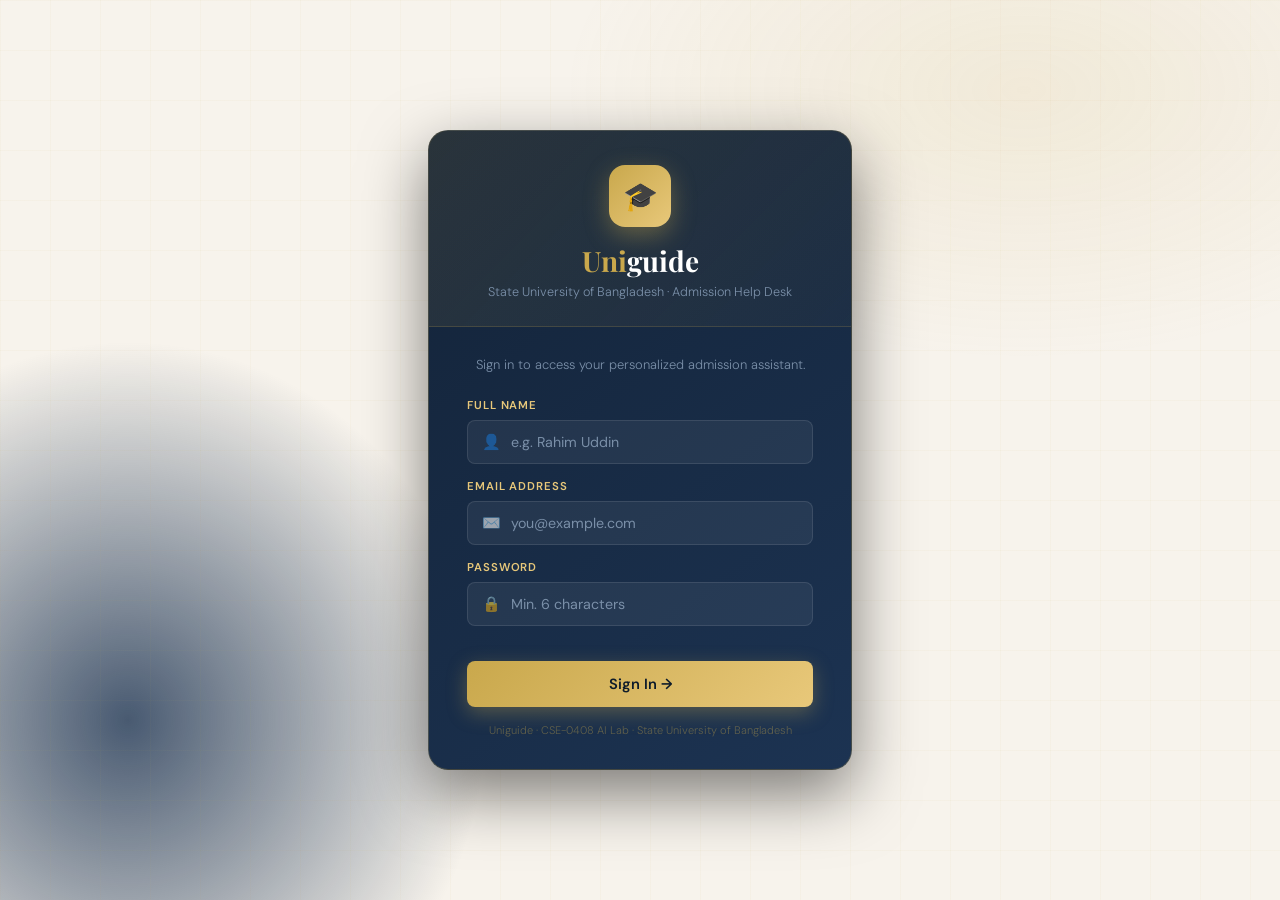
<file: index.html>
<!DOCTYPE html>
<html lang="en">
<head>
  <meta charset="UTF-8" />
  <meta name="viewport" content="width=device-width, initial-scale=1.0" />
  <title>Uniguide – University Admission Help Desk</title>
  <link href="https://fonts.googleapis.com/css2?family=Playfair+Display:wght@600;700&family=DM+Sans:wght@300;400;500;600&display=swap" rel="stylesheet" />
  <link rel="stylesheet" href="styles.css" />
</head>
<body class="chat-page">

  <!-- ══════════ SIDEBAR ══════════ -->
  <aside class="sidebar" id="sidebar">
    <div class="sb-top">
      <button class="sb-btn has-tip" id="collapseBtn">
        <span class="sb-icon">☰</span>
        <span class="sb-label">Close sidebar</span>
        <span class="tip">Close sidebar</span>
      </button>
      <button class="sb-btn new-chat-btn has-tip" id="newChatBtn">
        <span class="sb-icon">＋</span>
        <span class="sb-label">New Chat</span>
        <span class="tip">New chat</span>
      </button>
    </div>

    <div class="sb-mid" id="sbMid">
      <div class="sb-sec-lbl">Recent</div>
      <div id="chatList">
        <div class="sb-empty">No chats yet.<br>Start a new conversation!</div>
      </div>
    </div>

    <div class="sb-bot">
      <button class="profile-btn has-tip" id="profileBtn">
        <div class="avatar" id="sbAvatar">U</div>
        <div class="profile-info">
          <div class="pname" id="sbName">User</div>
          <div class="phint">View profile</div>
        </div>
        <span class="tip">Profile</span>
      </button>
      <div class="pdrop" id="pdrop">
        <div class="dd-email" id="ddEmail">user@example.com</div>
        <div class="dd-div"></div>
        <button class="dd-item"><span class="dd-ico">⚙️</span>Settings</button>
        <button class="dd-item" id="ddLang"><span class="dd-ico">🌐</span>Language</button>
        <button class="dd-item"><span class="dd-ico">ℹ️</span>Learn More</button>
        <div class="dd-div"></div>
        <button class="dd-item danger" id="ddLogout"><span class="dd-ico">🚪</span>Logout</button>
      </div>
    </div>
  </aside>

  <div class="sb-overlay" id="sbOverlay"></div>

  <!-- ══════════ MAIN ══════════ -->
  <main class="main">

    <!-- Topbar -->
    <div class="topbar">
      <button class="mob-toggle" id="mobToggle" aria-label="Open sidebar">☰</button>
      <div class="topbar-logo">
        <div class="topbar-badge">🎓</div>
        <div>
          <span class="topbar-title"><span>Uni</span>guide</span>
          <span class="topbar-sub" id="topbarSub">&middot; State University of Bangladesh</span>
        </div>
      </div>
      <div class="topbar-right">
        <div class="status-pill">
          <div class="status-dot"></div>
          <span id="statusText">Available 24/7</span>
        </div>
        <div class="lang-toggle">
          <button class="lang-btn active" id="btn-en" onclick="setLang('en')">EN</button>
          <button class="lang-btn" id="btn-bn" onclick="setLang('bn')">বাং</button>
        </div>
      </div>
    </div>

    <!-- Chat Area — JS fills this -->
    <div class="chat-area" id="chatArea"></div>

    <!-- ══════════ INPUT AREA ══════════ -->
    <div class="input-wrap-outer">
      <div class="input-row">

        <!-- Quick Actions Button + Popup (LEFT side of textarea) -->
        <div class="qa-wrap">
          <!-- Pure CSS dots icon — works everywhere including GitHub Pages -->
          <button class="qa-btn" id="qaBtn" title="Quick actions" aria-label="Quick actions">
            <span class="qa-dots-icon">
              <span></span><span></span><span></span>
              <span></span><span></span><span></span>
              <span></span><span></span><span></span>
            </span>
          </button>

          <!-- Popup menu -->
          <div class="qa-menu" id="qaMenu" role="menu">
            <div class="qa-menu-header" id="qaMenuHeader">Quick Topics</div>
            <button class="qa-item" data-topic="admission requirements" role="menuitem" onclick="window.location.href='requirement.html'">
              <span class="qa-ico">📋</span><span class="qa-label" data-en="Requirements" data-bn="ভর্তির যোগ্যতা">Requirements</span>
            </button>
            <button class="qa-item" data-topic="GPA requirement" role="menuitem" onclick="window.location.href='gpa.html'">
              <span class="qa-ico">📊</span><span class="qa-label" data-en="GPA" data-bn="জিপিএ">GPA</span>
            </button>
            <button class="qa-item" data-topic="tuition fees" role="menuitem" onclick="window.location.href='fees.html'">
              <span class="qa-ico">💰</span><span class="qa-label" data-en="Fees" data-bn="ফি">Fees</span>
            </button>
            <button class="qa-item" data-topic="scholarship" role="menuitem" onclick="window.location.href='scholarship.html'">
              <span class="qa-ico">🏆</span><span class="qa-label" data-en="Scholarships" data-bn="বৃত্তি">Scholarships</span>
            </button>
            <button class="qa-item" data-topic="application deadline" role="menuitem" onclick="window.location.href='deadline.html'">
              <span class="qa-ico">📅</span><span class="qa-label" data-en="Deadline" data-bn="শেষ তারিখ">Deadline</span>
            </button>
            <button class="qa-item" data-topic="how to apply" role="menuitem" onclick="window.location.href='howtoapply.html'">
              <span class="qa-ico">✍️</span><span class="qa-label" data-en="How to Apply" data-bn="কীভাবে আবেদন করবেন">How to Apply</span>
            </button>
            
          </div>
        </div>
        <textarea
          id="userInput"ু
          rows="1"
          placeholder="Ask anything about admissions…"
          onkeydown="handleKey(event)"
          oninput="autoResize(this)"
        ></textarea>

        <!-- New clear button: broom/sweep SVG icon -->
        <button class="ibtn clear-btn" onclick="clearCurrentChat()" id="clearBtn" title="Clear chat">
          <svg viewBox="0 0 24 24" fill="none" xmlns="http://www.w3.org/2000/svg" width="16" height="16" stroke="currentColor" stroke-width="2" stroke-linecap="round" stroke-linejoin="round">
            <polyline points="3 6 5 6 21 6"></polyline>
            <path d="M19 6l-1 14a2 2 0 0 1-2 2H8a2 2 0 0 1-2-2L5 6"></path>
            <path d="M10 11v6"></path>
            <path d="M14 11v6"></path>
            <path d="M9 6V4a1 1 0 0 1 1-1h4a1 1 0 0 1 1 1v2"></path>
          </svg>
        </button>

        <!-- Send button -->
        <button class="ibtn send-btn" onclick="sendMessage()" title="Send">
          <svg viewBox="0 0 24 24" fill="none" xmlns="http://www.w3.org/2000/svg" width="16" height="16" stroke="currentColor" stroke-width="2" stroke-linecap="round" stroke-linejoin="round">
            <line x1="22" y1="2" x2="11" y2="13"></line>
            <polygon points="22 2 15 22 11 13 2 9 22 2"></polygon>
          </svg>
        </button>

      </div>
    </div>
  </main>

  <div class="toast" id="toast"></div>
  <script src="script.js"></script>
</body>
</html>
</file>
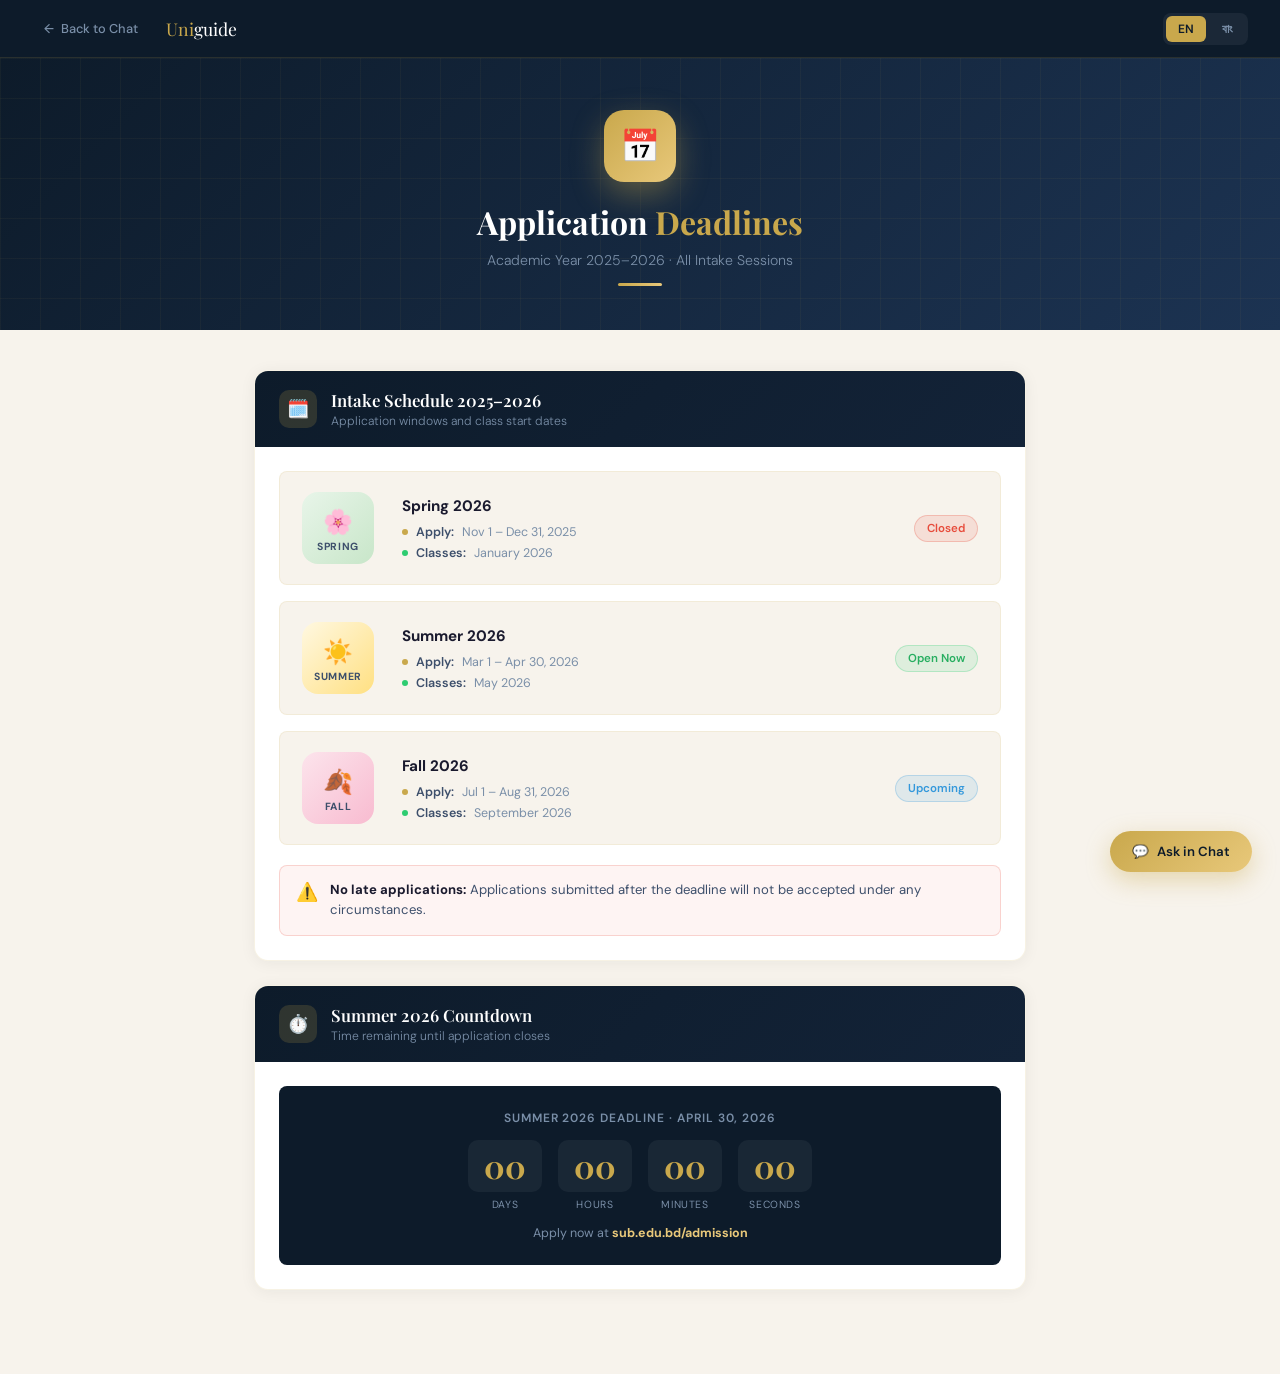
<file: deadline.html>
<!DOCTYPE html>
<html lang="en">
<head>
  <meta charset="UTF-8" />
  <meta name="viewport" content="width=device-width, initial-scale=1.0" />
  <title>Uniguide – Application Deadlines</title>
  <link href="https://fonts.googleapis.com/css2?family=Playfair+Display:wght@600;700&family=DM+Sans:wght@300;400;500;600&display=swap" rel="stylesheet" />
  <style>
    :root {
      --navy: #0d1b2a; --navy-mid: #132338; --navy-light: #1c3352;
      --gold: #c9a84c; --gold-light: #e8c87a;
      --white: #ffffff; --cream-bg: #f7f3ec;
      --text-dark: #1a1a2e; --text-mid: #3d4f6b; --text-light: #7a8fa8;
      --green: #2ecc71; --red: #e74c3c; --blue: #3498db;
      --radius: 14px; --radius-sm: 8px; --t: .24s cubic-bezier(.4,0,.2,1);
    }
    *, *::before, *::after { margin: 0; padding: 0; box-sizing: border-box; }
    body { font-family: 'DM Sans', sans-serif; background: var(--cream-bg); min-height: 100vh; color: var(--text-dark); }

    .topnav { background: var(--navy); padding: 0 32px; height: 58px; display: flex; align-items: center; justify-content: space-between; border-bottom: 1px solid rgba(201,168,76,.15); position: sticky; top: 0; z-index: 100; }
    .nav-left { display: flex; align-items: center; gap: 16px; }
    .back-btn { display: flex; align-items: center; gap: 7px; color: var(--text-light); text-decoration: none; font-size: .8rem; font-weight: 500; padding: 6px 12px; border-radius: var(--radius-sm); transition: background var(--t), color var(--t); }
    .back-btn:hover { background: rgba(255,255,255,.07); color: var(--gold-light); }
    .nav-brand { font-family: 'Playfair Display', serif; font-size: 1.1rem; color: var(--white); }
    .nav-brand span { color: var(--gold); }
    .lang-toggle { display: flex; gap: 4px; background: rgba(255,255,255,.06); border-radius: 8px; padding: 3px; }
    .lang-btn { padding: 5px 12px; border: none; border-radius: 6px; font-family: 'DM Sans', sans-serif; font-size: .75rem; font-weight: 600; cursor: pointer; background: transparent; color: var(--text-light); transition: all var(--t); }
    .lang-btn.active { background: var(--gold); color: var(--navy); }

    .hero { background: linear-gradient(135deg, var(--navy) 0%, var(--navy-light) 100%); padding: 52px 32px 44px; text-align: center; position: relative; overflow: hidden; }
    .hero::before { content: ''; position: absolute; inset: 0; background-image: linear-gradient(rgba(201,168,76,.05) 1px, transparent 1px), linear-gradient(90deg, rgba(201,168,76,.05) 1px, transparent 1px); background-size: 40px 40px; }
    .hero-icon { width: 72px; height: 72px; background: linear-gradient(135deg, var(--gold), var(--gold-light)); border-radius: 20px; display: flex; align-items: center; justify-content: center; font-size: 32px; margin: 0 auto 18px; box-shadow: 0 12px 32px rgba(201,168,76,.4); position: relative; z-index: 1; }
    .hero h1 { font-family: 'Playfair Display', serif; font-size: 2rem; font-weight: 700; color: var(--white); position: relative; z-index: 1; }
    .hero h1 span { color: var(--gold); }
    .hero-sub { color: var(--text-light); font-size: .88rem; margin-top: 8px; position: relative; z-index: 1; font-weight: 300; }
    .hero-rule { width: 44px; height: 3px; background: linear-gradient(90deg, var(--gold), var(--gold-light)); border-radius: 3px; margin: 14px auto 0; position: relative; z-index: 1; }

    .content { max-width: 820px; margin: 0 auto; padding: 40px 24px 60px; }

    .section-card { background: var(--white); border-radius: var(--radius); border: 1px solid rgba(201,168,76,.15); overflow: hidden; margin-bottom: 24px; box-shadow: 0 2px 16px rgba(13,27,42,.06); animation: fadeUp .4s ease both; }
    .section-card:nth-child(2) { animation-delay: .05s; }
    .section-card:nth-child(3) { animation-delay: .10s; }
    @keyframes fadeUp { from { opacity: 0; transform: translateY(18px); } to { opacity: 1; transform: translateY(0); } }

    .card-header { background: linear-gradient(135deg, var(--navy) 0%, var(--navy-mid) 100%); padding: 18px 24px; display: flex; align-items: center; gap: 14px; }
    .card-header-icon { width: 38px; height: 38px; background: rgba(201,168,76,.18); border-radius: 10px; display: flex; align-items: center; justify-content: center; font-size: 18px; flex-shrink: 0; }
    .card-header h2 { font-family: 'Playfair Display', serif; font-size: 1.05rem; color: var(--white); font-weight: 600; }
    .card-header p { font-size: .76rem; color: var(--text-light); margin-top: 2px; font-weight: 300; }
    .card-body { padding: 24px; }

    /* Semester Timeline */
    .intake-list { display: flex; flex-direction: column; gap: 16px; }
    .intake-card {
      display: grid;
      grid-template-columns: 80px 1fr auto;
      align-items: center;
      gap: 20px;
      padding: 20px 22px;
      border-radius: var(--radius-sm);
      border: 1px solid rgba(201,168,76,.12);
      background: var(--cream-bg);
      transition: all var(--t);
    }
    .intake-card:hover { border-color: var(--gold); transform: translateY(-2px); box-shadow: 0 6px 20px rgba(201,168,76,.12); }
    .intake-season {
      display: flex; flex-direction: column; align-items: center; justify-content: center;
      width: 72px; height: 72px; border-radius: 16px;
      font-family: 'Playfair Display', serif; font-weight: 700;
    }
    .intake-season.spring { background: linear-gradient(135deg, #e8f5e9, #c8e6c9); }
    .intake-season.summer { background: linear-gradient(135deg, #fff8e1, #ffe082); }
    .intake-season.fall   { background: linear-gradient(135deg, #fce4ec, #f8bbd0); }
    .intake-season .season-ico { font-size: 24px; }
    .intake-season .season-name { font-size: .65rem; font-weight: 700; font-family: 'DM Sans', sans-serif; margin-top: 4px; text-transform: uppercase; letter-spacing: .05em; color: var(--text-mid); }

    .intake-info {}
    .intake-title { font-size: .95rem; font-weight: 700; color: var(--text-dark); }
    .intake-dates { margin-top: 8px; display: flex; flex-direction: column; gap: 5px; }
    .date-row { display: flex; align-items: center; gap: 8px; font-size: .78rem; color: var(--text-light); }
    .date-row strong { color: var(--text-mid); font-weight: 600; }
    .date-dot { width: 6px; height: 6px; border-radius: 50%; flex-shrink: 0; }
    .date-dot.apply { background: var(--gold); }
    .date-dot.class  { background: var(--green); }

    .intake-status { text-align: center; }
    .status-pill { display: inline-block; padding: 5px 12px; border-radius: 20px; font-size: .72rem; font-weight: 600; }
    .status-pill.open { background: rgba(46,204,113,.12); color: #27ae60; border: 1px solid rgba(46,204,113,.25); }
    .status-pill.upcoming { background: rgba(52,152,219,.12); color: var(--blue); border: 1px solid rgba(52,152,219,.25); }
    .status-pill.closed { background: rgba(231,76,60,.12); color: var(--red); border: 1px solid rgba(231,76,60,.25); }

    /* Countdown */
    .countdown-box {
      background: var(--navy);
      border-radius: var(--radius-sm);
      padding: 24px;
      text-align: center;
    }
    .cd-label { font-size: .75rem; font-weight: 600; color: var(--text-light); text-transform: uppercase; letter-spacing: .08em; margin-bottom: 14px; }
    .cd-units { display: flex; justify-content: center; gap: 16px; flex-wrap: wrap; }
    .cd-unit { display: flex; flex-direction: column; align-items: center; }
    .cd-num {
      font-family: 'Playfair Display', serif; font-size: 2rem; font-weight: 700;
      color: var(--gold); line-height: 1;
      background: rgba(255,255,255,.05);
      border-radius: 10px; padding: 10px 16px; min-width: 64px;
    }
    .cd-unit-label { font-size: .65rem; color: var(--text-light); margin-top: 6px; text-transform: uppercase; letter-spacing: .06em; }
    .cd-target { font-size: .78rem; color: var(--text-light); margin-top: 14px; }
    .cd-target strong { color: var(--gold-light); }

    .notice { display: flex; align-items: flex-start; gap: 12px; background: rgba(201,168,76,.08); border: 1px solid rgba(201,168,76,.25); border-radius: var(--radius-sm); padding: 14px 16px; margin-top: 20px; }
    .notice.red { background: rgba(231,76,60,.06); border-color: rgba(231,76,60,.2); }
    .notice-icon { font-size: 18px; flex-shrink: 0; }
    .notice-text { font-size: .82rem; color: var(--text-mid); line-height: 1.55; }
    .notice-text strong { color: var(--text-dark); }

    .fab { position: fixed; bottom: 28px; right: 28px; background: linear-gradient(135deg, var(--gold), var(--gold-light)); color: var(--navy); border: none; border-radius: 50px; padding: 12px 22px; font-family: 'DM Sans', sans-serif; font-size: .83rem; font-weight: 600; cursor: pointer; box-shadow: 0 8px 24px rgba(201,168,76,.4); display: flex; align-items: center; gap: 8px; text-decoration: none; transition: transform var(--t), box-shadow var(--t); z-index: 50; }
    .fab:hover { transform: translateY(-3px); box-shadow: 0 14px 32px rgba(201,168,76,.5); }

    @media (max-width: 640px) {
      .hero { padding: 36px 20px 32px; } .hero h1 { font-size: 1.55rem; }
      .content { padding: 24px 16px 80px; }
      .intake-card { grid-template-columns: 1fr; }
      .intake-season { width: 56px; height: 56px; }
      .cd-num { font-size: 1.5rem; padding: 8px 12px; min-width: 50px; }
    }
  </style>
</head>
<body>

  <nav class="topnav">
    <div class="nav-left">
      <a class="back-btn" href="index.html">← <span data-en="Back to Chat" data-bn="চ্যাটে ফিরুন">Back to Chat</span></a>
      <div class="nav-brand"><span>Uni</span>guide</div>
    </div>
    <div class="lang-toggle">
      <button class="lang-btn active" id="btn-en" onclick="setLang('en')">EN</button>
      <button class="lang-btn" id="btn-bn" onclick="setLang('bn')">বাং</button>
    </div>
  </nav>

  <div class="hero">
    <div class="hero-icon">📅</div>
    <h1 data-en="Application <span>Deadlines</span>" data-bn="আবেদনের <span>শেষ তারিখ</span>">Application <span>Deadlines</span></h1>
    <p class="hero-sub" data-en="Academic Year 2025–2026 · All Intake Sessions" data-bn="শিক্ষাবর্ষ ২০২৫–২০২৬ · সকল ভর্তি সেশন">Academic Year 2025–2026 · All Intake Sessions</p>
    <div class="hero-rule"></div>
  </div>

  <div class="content">

    <!-- Intake Schedule -->
    <div class="section-card">
      <div class="card-header">
        <div class="card-header-icon">🗓️</div>
        <div>
          <h2 data-en="Intake Schedule 2025–2026" data-bn="ভর্তি সময়সূচী ২০২৫–২০২৬">Intake Schedule 2025–2026</h2>
          <p data-en="Application windows and class start dates" data-bn="আবেদনের সময়সীমা ও ক্লাস শুরুর তারিখ">Application windows and class start dates</p>
        </div>
      </div>
      <div class="card-body">
        <div class="intake-list">
          <div class="intake-card">
            <div class="intake-season spring">
              <div class="season-ico">🌸</div>
              <div class="season-name" data-en="Spring" data-bn="স্প্রিং">Spring</div>
            </div>
            <div class="intake-info">
              <div class="intake-title" data-en="Spring 2026" data-bn="স্প্রিং ২০২৬">Spring 2026</div>
              <div class="intake-dates">
                <div class="date-row"><div class="date-dot apply"></div><strong data-en="Apply:" data-bn="আবেদন:">Apply:</strong><span data-en="Nov 1 – Dec 31, 2025" data-bn="নভেম্বর ১ – ডিসেম্বর ৩১, ২০২৫">Nov 1 – Dec 31, 2025</span></div>
                <div class="date-row"><div class="date-dot class"></div><strong data-en="Classes:" data-bn="ক্লাস:">Classes:</strong><span data-en="January 2026" data-bn="জানুয়ারি ২০২৬">January 2026</span></div>
              </div>
            </div>
            <div class="intake-status">
              <span class="status-pill closed" data-en="Closed" data-bn="বন্ধ">Closed</span>
            </div>
          </div>
          <div class="intake-card">
            <div class="intake-season summer">
              <div class="season-ico">☀️</div>
              <div class="season-name" data-en="Summer" data-bn="সামার">Summer</div>
            </div>
            <div class="intake-info">
              <div class="intake-title" data-en="Summer 2026" data-bn="সামার ২০২৬">Summer 2026</div>
              <div class="intake-dates">
                <div class="date-row"><div class="date-dot apply"></div><strong data-en="Apply:" data-bn="আবেদন:">Apply:</strong><span data-en="Mar 1 – Apr 30, 2026" data-bn="মার্চ ১ – এপ্রিল ৩০, ২০২৬">Mar 1 – Apr 30, 2026</span></div>
                <div class="date-row"><div class="date-dot class"></div><strong data-en="Classes:" data-bn="ক্লাস:">Classes:</strong><span data-en="May 2026" data-bn="মে ২০২৬">May 2026</span></div>
              </div>
            </div>
            <div class="intake-status">
              <span class="status-pill open" data-en="Open Now" data-bn="এখন খোলা">Open Now</span>
            </div>
          </div>
          <div class="intake-card">
            <div class="intake-season fall">
              <div class="season-ico">🍂</div>
              <div class="season-name" data-en="Fall" data-bn="ফল">Fall</div>
            </div>
            <div class="intake-info">
              <div class="intake-title" data-en="Fall 2026" data-bn="ফল ২০২৬">Fall 2026</div>
              <div class="intake-dates">
                <div class="date-row"><div class="date-dot apply"></div><strong data-en="Apply:" data-bn="আবেদন:">Apply:</strong><span data-en="Jul 1 – Aug 31, 2026" data-bn="জুলাই ১ – আগস্ট ৩১, ২০২৬">Jul 1 – Aug 31, 2026</span></div>
                <div class="date-row"><div class="date-dot class"></div><strong data-en="Classes:" data-bn="ক্লাস:">Classes:</strong><span data-en="September 2026" data-bn="সেপ্টেম্বর ২০২৬">September 2026</span></div>
              </div>
            </div>
            <div class="intake-status">
              <span class="status-pill upcoming" data-en="Upcoming" data-bn="আসছে">Upcoming</span>
            </div>
          </div>
        </div>
        <div class="notice red" style="margin-top:20px;">
          <div class="notice-icon">⚠️</div>
          <div class="notice-text" data-en="<strong>No late applications:</strong> Applications submitted after the deadline will not be accepted under any circumstances." data-bn="<strong>দেরিতে আবেদন নয়:</strong> নির্ধারিত সময়ের পরে জমাকৃত আবেদন কোনো অবস্থাতেই গ্রহণ করা হবে না।"><strong>No late applications:</strong> Applications submitted after the deadline will not be accepted under any circumstances.</div>
        </div>
      </div>
    </div>

    <!-- Live Countdown -->
    <div class="section-card">
      <div class="card-header">
        <div class="card-header-icon">⏱️</div>
        <div>
          <h2 data-en="Summer 2026 Countdown" data-bn="সামার ২০২৬ কাউন্টডাউন">Summer 2026 Countdown</h2>
          <p data-en="Time remaining until application closes" data-bn="আবেদন বন্ধ হওয়ার আগে বাকি সময়">Time remaining until application closes</p>
        </div>
      </div>
      <div class="card-body">
        <div class="countdown-box">
          <div class="cd-label" data-en="Summer 2026 Deadline · April 30, 2026" data-bn="সামার ২০২৬ ডেডলাইন · ৩০ এপ্রিল, ২০২৬">Summer 2026 Deadline · April 30, 2026</div>
          <div class="cd-units">
            <div class="cd-unit"><div class="cd-num" id="cd-days">--</div><div class="cd-unit-label" data-en="Days" data-bn="দিন">Days</div></div>
            <div class="cd-unit"><div class="cd-num" id="cd-hours">--</div><div class="cd-unit-label" data-en="Hours" data-bn="ঘণ্টা">Hours</div></div>
            <div class="cd-unit"><div class="cd-num" id="cd-mins">--</div><div class="cd-unit-label" data-en="Minutes" data-bn="মিনিট">Minutes</div></div>
            <div class="cd-unit"><div class="cd-num" id="cd-secs">--</div><div class="cd-unit-label" data-en="Seconds" data-bn="সেকেন্ড">Seconds</div></div>
          </div>
          <div class="cd-target" data-en="Apply now at <strong>sub.edu.bd/admission</strong>" data-bn="এখনই আবেদন করুন <strong>sub.edu.bd/admission</strong>-এ">Apply now at <strong>sub.edu.bd/admission</strong></div>
        </div>
      </div>
    </div>

  </div>

  <a class="fab" href="index.html">💬 <span data-en="Ask in Chat" data-bn="চ্যাটে জিজ্ঞেস করুন">Ask in Chat</span></a>

  <script>
    var lang = localStorage.getItem('ug_lang') || 'en';
    function setLang(l) {
      lang = l;
      localStorage.setItem('ug_lang', l);
      document.getElementById('btn-en').classList.toggle('active', l === 'en');
      document.getElementById('btn-bn').classList.toggle('active', l === 'bn');
      document.querySelectorAll('[data-en]').forEach(function(el) {
        var val = el.getAttribute('data-' + l);
        if (val) el.innerHTML = val;
      });
    }
    setLang(lang);

    // Countdown to April 30, 2026
    var target = new Date('2026-04-30T23:59:59');
    function updateCountdown() {
      var now = new Date();
      var diff = target - now;
      if (diff <= 0) {
        document.getElementById('cd-days').textContent = '00';
        document.getElementById('cd-hours').textContent = '00';
        document.getElementById('cd-mins').textContent = '00';
        document.getElementById('cd-secs').textContent = '00';
        return;
      }
      var days  = Math.floor(diff / 86400000);
      var hours = Math.floor((diff % 86400000) / 3600000);
      var mins  = Math.floor((diff % 3600000) / 60000);
      var secs  = Math.floor((diff % 60000) / 1000);
      document.getElementById('cd-days').textContent  = String(days).padStart(2,'0');
      document.getElementById('cd-hours').textContent = String(hours).padStart(2,'0');
      document.getElementById('cd-mins').textContent  = String(mins).padStart(2,'0');
      document.getElementById('cd-secs').textContent  = String(secs).padStart(2,'0');
    }
    updateCountdown();
    setInterval(updateCountdown, 1000);
  </script>
</body>
</html>
</file>
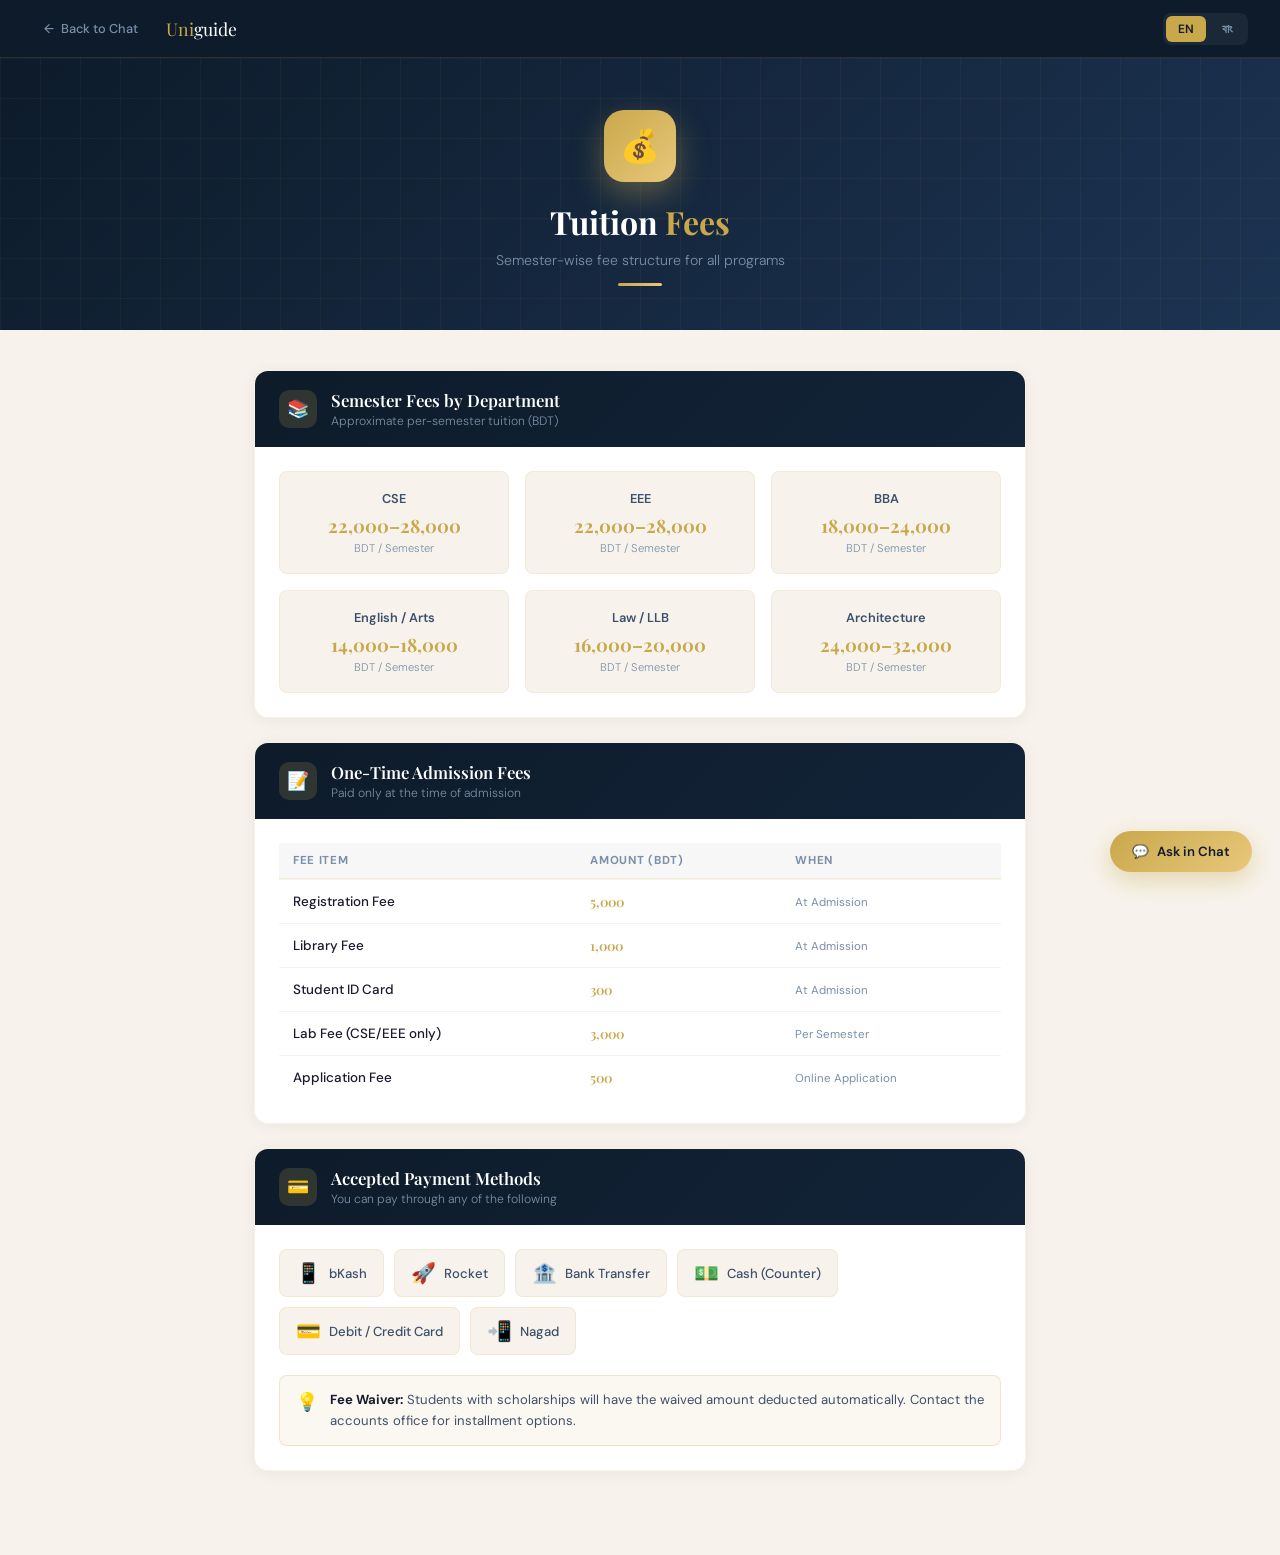
<file: fees.html>
<!DOCTYPE html>
<html lang="en">
<head>
  <meta charset="UTF-8" />
  <meta name="viewport" content="width=device-width, initial-scale=1.0" />
  <title>Uniguide – Tuition Fees</title>
  <link href="https://fonts.googleapis.com/css2?family=Playfair+Display:wght@600;700&family=DM+Sans:wght@300;400;500;600&display=swap" rel="stylesheet" />
  <style>
    :root {
      --navy: #0d1b2a; --navy-mid: #132338; --navy-light: #1c3352;
      --gold: #c9a84c; --gold-light: #e8c87a;
      --white: #ffffff; --cream-bg: #f7f3ec; --cream-dark: #ede6d8;
      --text-dark: #1a1a2e; --text-mid: #3d4f6b; --text-light: #7a8fa8;
      --green: #2ecc71; --red: #e74c3c;
      --radius: 14px; --radius-sm: 8px; --t: .24s cubic-bezier(.4,0,.2,1);
    }
    *, *::before, *::after { margin: 0; padding: 0; box-sizing: border-box; }
    body { font-family: 'DM Sans', sans-serif; background: var(--cream-bg); min-height: 100vh; color: var(--text-dark); }

    .topnav { background: var(--navy); padding: 0 32px; height: 58px; display: flex; align-items: center; justify-content: space-between; border-bottom: 1px solid rgba(201,168,76,.15); position: sticky; top: 0; z-index: 100; }
    .nav-left { display: flex; align-items: center; gap: 16px; }
    .back-btn { display: flex; align-items: center; gap: 7px; color: var(--text-light); text-decoration: none; font-size: .8rem; font-weight: 500; padding: 6px 12px; border-radius: var(--radius-sm); transition: background var(--t), color var(--t); }
    .back-btn:hover { background: rgba(255,255,255,.07); color: var(--gold-light); }
    .nav-brand { font-family: 'Playfair Display', serif; font-size: 1.1rem; color: var(--white); }
    .nav-brand span { color: var(--gold); }
    .lang-toggle { display: flex; gap: 4px; background: rgba(255,255,255,.06); border-radius: 8px; padding: 3px; }
    .lang-btn { padding: 5px 12px; border: none; border-radius: 6px; font-family: 'DM Sans', sans-serif; font-size: .75rem; font-weight: 600; cursor: pointer; background: transparent; color: var(--text-light); transition: all var(--t); }
    .lang-btn.active { background: var(--gold); color: var(--navy); }

    .hero { background: linear-gradient(135deg, var(--navy) 0%, var(--navy-light) 100%); padding: 52px 32px 44px; text-align: center; position: relative; overflow: hidden; }
    .hero::before { content: ''; position: absolute; inset: 0; background-image: linear-gradient(rgba(201,168,76,.05) 1px, transparent 1px), linear-gradient(90deg, rgba(201,168,76,.05) 1px, transparent 1px); background-size: 40px 40px; }
    .hero-icon { width: 72px; height: 72px; background: linear-gradient(135deg, var(--gold), var(--gold-light)); border-radius: 20px; display: flex; align-items: center; justify-content: center; font-size: 32px; margin: 0 auto 18px; box-shadow: 0 12px 32px rgba(201,168,76,.4); position: relative; z-index: 1; }
    .hero h1 { font-family: 'Playfair Display', serif; font-size: 2rem; font-weight: 700; color: var(--white); position: relative; z-index: 1; }
    .hero h1 span { color: var(--gold); }
    .hero-sub { color: var(--text-light); font-size: .88rem; margin-top: 8px; position: relative; z-index: 1; font-weight: 300; }
    .hero-rule { width: 44px; height: 3px; background: linear-gradient(90deg, var(--gold), var(--gold-light)); border-radius: 3px; margin: 14px auto 0; position: relative; z-index: 1; }

    .content { max-width: 820px; margin: 0 auto; padding: 40px 24px 60px; }

    .section-card { background: var(--white); border-radius: var(--radius); border: 1px solid rgba(201,168,76,.15); overflow: hidden; margin-bottom: 24px; box-shadow: 0 2px 16px rgba(13,27,42,.06); animation: fadeUp .4s ease both; }
    .section-card:nth-child(2) { animation-delay: .05s; }
    .section-card:nth-child(3) { animation-delay: .10s; }
    .section-card:nth-child(4) { animation-delay: .15s; }
    @keyframes fadeUp { from { opacity: 0; transform: translateY(18px); } to { opacity: 1; transform: translateY(0); } }

    .card-header { background: linear-gradient(135deg, var(--navy) 0%, var(--navy-mid) 100%); padding: 18px 24px; display: flex; align-items: center; gap: 14px; }
    .card-header-icon { width: 38px; height: 38px; background: rgba(201,168,76,.18); border-radius: 10px; display: flex; align-items: center; justify-content: center; font-size: 18px; flex-shrink: 0; }
    .card-header h2 { font-family: 'Playfair Display', serif; font-size: 1.05rem; color: var(--white); font-weight: 600; }
    .card-header p { font-size: .76rem; color: var(--text-light); margin-top: 2px; font-weight: 300; }
    .card-body { padding: 24px; }

    /* Fee Cards Grid */
    .fee-grid { display: grid; grid-template-columns: repeat(auto-fill, minmax(180px, 1fr)); gap: 16px; }
    .fee-card { background: var(--cream-bg); border-radius: var(--radius-sm); padding: 18px 16px; border: 1px solid rgba(201,168,76,.12); transition: all var(--t); text-align: center; }
    .fee-card:hover { border-color: var(--gold); transform: translateY(-3px); box-shadow: 0 8px 24px rgba(201,168,76,.14); }
    .fee-card-dept { font-size: .8rem; font-weight: 600; color: var(--text-mid); margin-bottom: 8px; }
    .fee-range { font-family: 'Playfair Display', serif; font-size: 1.15rem; font-weight: 700; color: var(--gold); line-height: 1.2; }
    .fee-unit { font-size: .7rem; color: var(--text-light); margin-top: 4px; font-weight: 300; }

    /* Breakdown Table */
    .break-table { width: 100%; border-collapse: collapse; }
    .break-table th { padding: 10px 14px; text-align: left; font-size: .72rem; font-weight: 700; color: var(--text-light); text-transform: uppercase; letter-spacing: .06em; border-bottom: 2px solid rgba(201,168,76,.15); background: rgba(13,27,42,.03); }
    .break-table td { padding: 12px 14px; border-bottom: 1px solid rgba(13,27,42,.05); font-size: .84rem; }
    .break-table tr:last-child td { border-bottom: none; }
    .break-table tr:hover td { background: rgba(201,168,76,.04); }
    .item-name { font-weight: 500; color: var(--text-dark); }
    .item-amt { font-weight: 600; color: var(--gold); font-family: 'Playfair Display', serif; }
    .item-when { font-size: .72rem; color: var(--text-light); }

    /* Payment Methods */
    .pay-grid { display: flex; flex-wrap: wrap; gap: 10px; }
    .pay-badge { display: flex; align-items: center; gap: 8px; padding: 10px 16px; background: var(--cream-bg); border-radius: var(--radius-sm); border: 1px solid rgba(201,168,76,.15); font-size: .82rem; font-weight: 500; color: var(--text-mid); transition: all var(--t); }
    .pay-badge:hover { border-color: var(--gold); background: rgba(201,168,76,.06); color: var(--text-dark); }
    .pay-ico { font-size: 20px; }

    .notice { display: flex; align-items: flex-start; gap: 12px; background: rgba(201,168,76,.08); border: 1px solid rgba(201,168,76,.25); border-radius: var(--radius-sm); padding: 14px 16px; margin-top: 20px; }
    .notice-icon { font-size: 18px; flex-shrink: 0; }
    .notice-text { font-size: .82rem; color: var(--text-mid); line-height: 1.55; }
    .notice-text strong { color: var(--text-dark); }

    .fab { position: fixed; bottom: 28px; right: 28px; background: linear-gradient(135deg, var(--gold), var(--gold-light)); color: var(--navy); border: none; border-radius: 50px; padding: 12px 22px; font-family: 'DM Sans', sans-serif; font-size: .83rem; font-weight: 600; cursor: pointer; box-shadow: 0 8px 24px rgba(201,168,76,.4); display: flex; align-items: center; gap: 8px; text-decoration: none; transition: transform var(--t), box-shadow var(--t); z-index: 50; }
    .fab:hover { transform: translateY(-3px); box-shadow: 0 14px 32px rgba(201,168,76,.5); }

    @media (max-width: 640px) {
      .hero { padding: 36px 20px 32px; } .hero h1 { font-size: 1.55rem; }
      .content { padding: 24px 16px 80px; }
      .fee-grid { grid-template-columns: 1fr 1fr; }
    }
  </style>
</head>
<body>

  <nav class="topnav">
    <div class="nav-left">
      <a class="back-btn" href="index.html">← <span data-en="Back to Chat" data-bn="চ্যাটে ফিরুন">Back to Chat</span></a>
      <div class="nav-brand"><span>Uni</span>guide</div>
    </div>
    <div class="lang-toggle">
      <button class="lang-btn active" id="btn-en" onclick="setLang('en')">EN</button>
      <button class="lang-btn" id="btn-bn" onclick="setLang('bn')">বাং</button>
    </div>
  </nav>

  <div class="hero">
    <div class="hero-icon">💰</div>
    <h1 data-en="Tuition <span>Fees</span>" data-bn="টিউশন <span>ফি</span>">Tuition <span>Fees</span></h1>
    <p class="hero-sub" data-en="Semester-wise fee structure for all programs" data-bn="সকল প্রোগ্রামের সেমিস্টার ভিত্তিক ফি কাঠামো">Semester-wise fee structure for all programs</p>
    <div class="hero-rule"></div>
  </div>

  <div class="content">

    <!-- Semester Fees -->
    <div class="section-card">
      <div class="card-header">
        <div class="card-header-icon">📚</div>
        <div>
          <h2 data-en="Semester Fees by Department" data-bn="বিভাগ অনুযায়ী সেমিস্টার ফি">Semester Fees by Department</h2>
          <p data-en="Approximate per-semester tuition (BDT)" data-bn="আনুমানিক প্রতি সেমিস্টার টিউশন (BDT)">Approximate per-semester tuition (BDT)</p>
        </div>
      </div>
      <div class="card-body">
        <div class="fee-grid">
          <div class="fee-card">
            <div class="fee-card-dept">CSE</div>
            <div class="fee-range" data-en="22,000–28,000" data-bn="২২,০০০–২৮,০০০">22,000–28,000</div>
            <div class="fee-unit" data-en="BDT / Semester" data-bn="টাকা / সেমিস্টার">BDT / Semester</div>
          </div>
          <div class="fee-card">
            <div class="fee-card-dept">EEE</div>
            <div class="fee-range" data-en="22,000–28,000" data-bn="২২,০০০–২৮,০০০">22,000–28,000</div>
            <div class="fee-unit" data-en="BDT / Semester" data-bn="টাকা / সেমিস্টার">BDT / Semester</div>
          </div>
          <div class="fee-card">
            <div class="fee-card-dept">BBA</div>
            <div class="fee-range" data-en="18,000–24,000" data-bn="১৮,০০০–২৪,০০০">18,000–24,000</div>
            <div class="fee-unit" data-en="BDT / Semester" data-bn="টাকা / সেমিস্টার">BDT / Semester</div>
          </div>
          <div class="fee-card">
            <div class="fee-card-dept" data-en="English / Arts" data-bn="ইংরেজি">English / Arts</div>
            <div class="fee-range" data-en="14,000–18,000" data-bn="১৪,০০০–১৮,০০০">14,000–18,000</div>
            <div class="fee-unit" data-en="BDT / Semester" data-bn="টাকা / সেমিস্টার">BDT / Semester</div>
          </div>
          <div class="fee-card">
            <div class="fee-card-dept">Law / LLB</div>
            <div class="fee-range" data-en="16,000–20,000" data-bn="১৬,০০০–২০,০০০">16,000–20,000</div>
            <div class="fee-unit" data-en="BDT / Semester" data-bn="টাকা / সেমিস্টার">BDT / Semester</div>
          </div>
          <div class="fee-card">
            <div class="fee-card-dept" data-en="Architecture" data-bn="স্থাপত্য">Architecture</div>
            <div class="fee-range" data-en="24,000–32,000" data-bn="২৪,০০০–৩২,০০০">24,000–32,000</div>
            <div class="fee-unit" data-en="BDT / Semester" data-bn="টাকা / সেমিস্টার">BDT / Semester</div>
          </div>
        </div>
      </div>
    </div>

    <!-- One-Time Fees -->
    <div class="section-card">
      <div class="card-header">
        <div class="card-header-icon">📝</div>
        <div>
          <h2 data-en="One-Time Admission Fees" data-bn="একবারের ভর্তি ফি">One-Time Admission Fees</h2>
          <p data-en="Paid only at the time of admission" data-bn="শুধুমাত্র ভর্তির সময় প্রদান করতে হবে">Paid only at the time of admission</p>
        </div>
      </div>
      <div class="card-body">
        <table class="break-table">
          <thead>
            <tr>
              <th data-en="Fee Item" data-bn="ফি আইটেম">Fee Item</th>
              <th data-en="Amount (BDT)" data-bn="পরিমাণ (টাকা)">Amount (BDT)</th>
              <th data-en="When" data-bn="কখন">When</th>
            </tr>
          </thead>
          <tbody>
            <tr>
              <td><span class="item-name" data-en="Registration Fee" data-bn="রেজিস্ট্রেশন ফি">Registration Fee</span></td>
              <td><span class="item-amt" data-en="5,000" data-bn="৫,০০০">5,000</span></td>
              <td><span class="item-when" data-en="At Admission" data-bn="ভর্তির সময়">At Admission</span></td>
            </tr>
            <tr>
              <td><span class="item-name" data-en="Library Fee" data-bn="লাইব্রেরি ফি">Library Fee</span></td>
              <td><span class="item-amt" data-en="1,000" data-bn="১,০০০">1,000</span></td>
              <td><span class="item-when" data-en="At Admission" data-bn="ভর্তির সময়">At Admission</span></td>
            </tr>
            <tr>
              <td><span class="item-name" data-en="Student ID Card" data-bn="স্টুডেন্ট ID কার্ড">Student ID Card</span></td>
              <td><span class="item-amt" data-en="300" data-bn="৩০০">300</span></td>
              <td><span class="item-when" data-en="At Admission" data-bn="ভর্তির সময়">At Admission</span></td>
            </tr>
            <tr>
              <td><span class="item-name" data-en="Lab Fee (CSE/EEE only)" data-bn="ল্যাব ফি (শুধু CSE/EEE)">Lab Fee (CSE/EEE only)</span></td>
              <td><span class="item-amt" data-en="3,000" data-bn="৩,০০০">3,000</span></td>
              <td><span class="item-when" data-en="Per Semester" data-bn="প্রতি সেমিস্টার">Per Semester</span></td>
            </tr>
            <tr>
              <td><span class="item-name" data-en="Application Fee" data-bn="আবেদন ফি">Application Fee</span></td>
              <td><span class="item-amt" data-en="500" data-bn="৫০০">500</span></td>
              <td><span class="item-when" data-en="Online Application" data-bn="অনলাইন আবেদন">Online Application</span></td>
            </tr>
          </tbody>
        </table>
      </div>
    </div>

    <!-- Payment Methods -->
    <div class="section-card">
      <div class="card-header">
        <div class="card-header-icon">💳</div>
        <div>
          <h2 data-en="Accepted Payment Methods" data-bn="গ্রহণযোগ্য পেমেন্ট পদ্ধতি">Accepted Payment Methods</h2>
          <p data-en="You can pay through any of the following" data-bn="নিচের যেকোনো পদ্ধতিতে পেমেন্ট করতে পারবেন">You can pay through any of the following</p>
        </div>
      </div>
      <div class="card-body">
        <div class="pay-grid">
          <div class="pay-badge"><span class="pay-ico">📱</span>bKash</div>
          <div class="pay-badge"><span class="pay-ico">🚀</span>Rocket</div>
          <div class="pay-badge"><span class="pay-ico">🏦</span><span data-en="Bank Transfer" data-bn="ব্যাংক ট্রান্সফার">Bank Transfer</span></div>
          <div class="pay-badge"><span class="pay-ico">💵</span><span data-en="Cash (Counter)" data-bn="নগদ (কাউন্টার)">Cash (Counter)</span></div>
          <div class="pay-badge"><span class="pay-ico">💳</span><span data-en="Debit / Credit Card" data-bn="ডেবিট / ক্রেডিট কার্ড">Debit / Credit Card</span></div>
          <div class="pay-badge"><span class="pay-ico">📲</span>Nagad</div>
        </div>
        <div class="notice">
          <div class="notice-icon">💡</div>
          <div class="notice-text" data-en="<strong>Fee Waiver:</strong> Students with scholarships will have the waived amount deducted automatically. Contact the accounts office for installment options." data-bn="<strong>ফি মওকুফ:</strong> বৃত্তিপ্রাপ্ত শিক্ষার্থীদের মওকুফকৃত অর্থ স্বয়ংক্রিয়ভাবে কেটে নেওয়া হবে। কিস্তির সুযোগের জন্য হিসাব অফিসে যোগাযোগ করুন।"><strong>Fee Waiver:</strong> Students with scholarships will have the waived amount deducted automatically. Contact the accounts office for installment options.</div>
        </div>
      </div>
    </div>

  </div>

  <a class="fab" href="index.html">💬 <span data-en="Ask in Chat" data-bn="চ্যাটে জিজ্ঞেস করুন">Ask in Chat</span></a>

  <script>
    var lang = localStorage.getItem('ug_lang') || 'en';
    function setLang(l) {
      lang = l;
      localStorage.setItem('ug_lang', l);
      document.getElementById('btn-en').classList.toggle('active', l === 'en');
      document.getElementById('btn-bn').classList.toggle('active', l === 'bn');
      document.querySelectorAll('[data-en]').forEach(function(el) {
        var val = el.getAttribute('data-' + l);
        if (val) el.innerHTML = val;
      });
    }
    setLang(lang);
  </script>
</body>
</html>
</file>
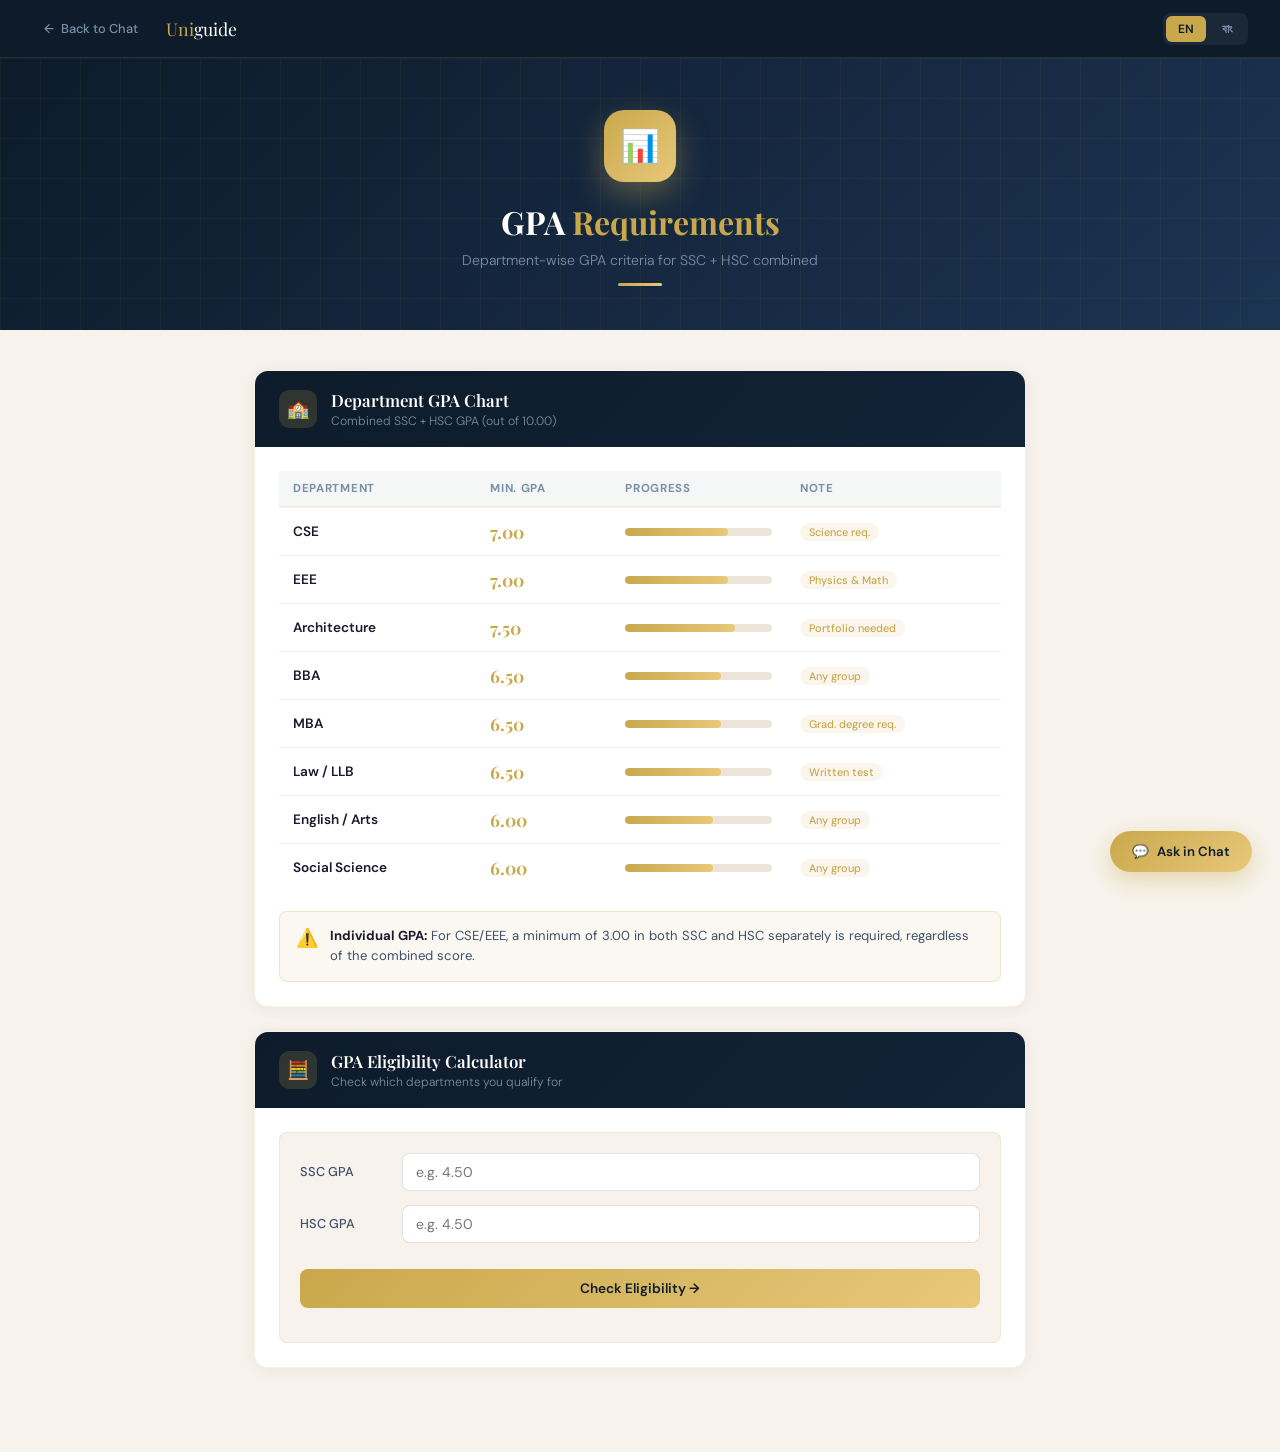
<file: gpa.html>
<!DOCTYPE html>
<html lang="en">
<head>
  <meta charset="UTF-8" />
  <meta name="viewport" content="width=device-width, initial-scale=1.0" />
  <title>Uniguide – GPA Requirements</title>
  <link href="https://fonts.googleapis.com/css2?family=Playfair+Display:wght@600;700&family=DM+Sans:wght@300;400;500;600&display=swap" rel="stylesheet" />
  <style>
    :root {
      --navy: #0d1b2a; --navy-mid: #132338; --navy-light: #1c3352;
      --gold: #c9a84c; --gold-light: #e8c87a;
      --white: #ffffff; --cream-bg: #f7f3ec; --cream-dark: #ede6d8;
      --text-dark: #1a1a2e; --text-mid: #3d4f6b; --text-light: #7a8fa8;
      --green: #2ecc71; --red: #e74c3c;
      --radius: 14px; --radius-sm: 8px; --t: .24s cubic-bezier(.4,0,.2,1);
    }
    *, *::before, *::after { margin: 0; padding: 0; box-sizing: border-box; }
    body { font-family: 'DM Sans', sans-serif; background: var(--cream-bg); min-height: 100vh; color: var(--text-dark); }

    .topnav { background: var(--navy); padding: 0 32px; height: 58px; display: flex; align-items: center; justify-content: space-between; border-bottom: 1px solid rgba(201,168,76,.15); position: sticky; top: 0; z-index: 100; }
    .nav-left { display: flex; align-items: center; gap: 16px; }
    .back-btn { display: flex; align-items: center; gap: 7px; color: var(--text-light); text-decoration: none; font-size: .8rem; font-weight: 500; padding: 6px 12px; border-radius: var(--radius-sm); transition: background var(--t), color var(--t); }
    .back-btn:hover { background: rgba(255,255,255,.07); color: var(--gold-light); }
    .nav-brand { font-family: 'Playfair Display', serif; font-size: 1.1rem; color: var(--white); }
    .nav-brand span { color: var(--gold); }
    .lang-toggle { display: flex; gap: 4px; background: rgba(255,255,255,.06); border-radius: 8px; padding: 3px; }
    .lang-btn { padding: 5px 12px; border: none; border-radius: 6px; font-family: 'DM Sans', sans-serif; font-size: .75rem; font-weight: 600; cursor: pointer; background: transparent; color: var(--text-light); transition: all var(--t); }
    .lang-btn.active { background: var(--gold); color: var(--navy); }

    .hero { background: linear-gradient(135deg, var(--navy) 0%, var(--navy-light) 100%); padding: 52px 32px 44px; text-align: center; position: relative; overflow: hidden; }
    .hero::before { content: ''; position: absolute; inset: 0; background-image: linear-gradient(rgba(201,168,76,.05) 1px, transparent 1px), linear-gradient(90deg, rgba(201,168,76,.05) 1px, transparent 1px); background-size: 40px 40px; }
    .hero-icon { width: 72px; height: 72px; background: linear-gradient(135deg, var(--gold), var(--gold-light)); border-radius: 20px; display: flex; align-items: center; justify-content: center; font-size: 32px; margin: 0 auto 18px; box-shadow: 0 12px 32px rgba(201,168,76,.4); position: relative; z-index: 1; }
    .hero h1 { font-family: 'Playfair Display', serif; font-size: 2rem; font-weight: 700; color: var(--white); position: relative; z-index: 1; }
    .hero h1 span { color: var(--gold); }
    .hero-sub { color: var(--text-light); font-size: .88rem; margin-top: 8px; position: relative; z-index: 1; font-weight: 300; }
    .hero-rule { width: 44px; height: 3px; background: linear-gradient(90deg, var(--gold), var(--gold-light)); border-radius: 3px; margin: 14px auto 0; position: relative; z-index: 1; }

    .content { max-width: 820px; margin: 0 auto; padding: 40px 24px 60px; }

    .section-card { background: var(--white); border-radius: var(--radius); border: 1px solid rgba(201,168,76,.15); overflow: hidden; margin-bottom: 24px; box-shadow: 0 2px 16px rgba(13,27,42,.06); animation: fadeUp .4s ease both; }
    .section-card:nth-child(2) { animation-delay: .05s; }
    .section-card:nth-child(3) { animation-delay: .10s; }
    @keyframes fadeUp { from { opacity: 0; transform: translateY(18px); } to { opacity: 1; transform: translateY(0); } }

    .card-header { background: linear-gradient(135deg, var(--navy) 0%, var(--navy-mid) 100%); padding: 18px 24px; display: flex; align-items: center; gap: 14px; }
    .card-header-icon { width: 38px; height: 38px; background: rgba(201,168,76,.18); border-radius: 10px; display: flex; align-items: center; justify-content: center; font-size: 18px; flex-shrink: 0; }
    .card-header h2 { font-family: 'Playfair Display', serif; font-size: 1.05rem; color: var(--white); font-weight: 600; }
    .card-header p { font-size: .76rem; color: var(--text-light); margin-top: 2px; font-weight: 300; }
    .card-body { padding: 24px; }

    /* GPA Meter Visual */
    .gpa-table { width: 100%; border-collapse: collapse; }
    .gpa-table thead tr { background: rgba(13,27,42,.04); }
    .gpa-table th { padding: 10px 14px; text-align: left; font-size: .72rem; font-weight: 700; color: var(--text-light); text-transform: uppercase; letter-spacing: .06em; border-bottom: 2px solid rgba(201,168,76,.15); }
    .gpa-table td { padding: 12px 14px; border-bottom: 1px solid rgba(13,27,42,.05); font-size: .85rem; vertical-align: middle; }
    .gpa-table tr:hover td { background: rgba(201,168,76,.04); }
    .gpa-table tr:last-child td { border-bottom: none; }

    .dept-badge { font-weight: 600; color: var(--text-dark); }
    .gpa-val { font-family: 'Playfair Display', serif; font-size: 1.1rem; font-weight: 700; color: var(--gold); }

    .bar-wrap { width: 100%; height: 8px; background: var(--cream-dark); border-radius: 4px; overflow: hidden; min-width: 80px; }
    .bar-fill { height: 100%; background: linear-gradient(90deg, var(--gold), var(--gold-light)); border-radius: 4px; transition: width .6s cubic-bezier(.4,0,.2,1); }

    .note-badge { display: inline-block; padding: 2px 9px; background: rgba(201,168,76,.1); border-radius: 20px; font-size: .68rem; font-weight: 500; color: var(--gold); }

    /* Scale Reference */
    .scale-row { display: flex; align-items: center; justify-content: space-between; padding: 4px 0; }
    .scale-label { font-size: .75rem; color: var(--text-light); }
    .scale-line { flex: 1; height: 1px; background: var(--cream-dark); margin: 0 10px; }
    .scale-val { font-size: .75rem; font-weight: 600; color: var(--gold); font-family: 'Playfair Display', serif; }

    .notice { display: flex; align-items: flex-start; gap: 12px; background: rgba(201,168,76,.08); border: 1px solid rgba(201,168,76,.25); border-radius: var(--radius-sm); padding: 14px 16px; margin-top: 20px; }
    .notice-icon { font-size: 18px; flex-shrink: 0; }
    .notice-text { font-size: .82rem; color: var(--text-mid); line-height: 1.55; }
    .notice-text strong { color: var(--text-dark); }

    /* Calc box */
    .calc-box { background: var(--cream-bg); border-radius: var(--radius-sm); padding: 20px; border: 1px solid rgba(201,168,76,.15); }
    .calc-row { display: flex; align-items: center; gap: 12px; margin-bottom: 14px; }
    .calc-row:last-child { margin-bottom: 0; }
    .calc-label { font-size: .8rem; color: var(--text-mid); font-weight: 500; min-width: 90px; }
    .calc-input { flex: 1; padding: 9px 13px; border: 1px solid rgba(13,27,42,.12); border-radius: var(--radius-sm); font-family: 'DM Sans', sans-serif; font-size: .88rem; background: var(--white); color: var(--text-dark); outline: none; transition: border-color var(--t); }
    .calc-input:focus { border-color: var(--gold); }
    .calc-result { margin-top: 16px; padding: 14px 18px; background: var(--navy); border-radius: var(--radius-sm); display: flex; align-items: center; justify-content: space-between; }
    .calc-result-label { font-size: .8rem; color: var(--text-light); }
    .calc-result-val { font-family: 'Playfair Display', serif; font-size: 1.4rem; font-weight: 700; color: var(--gold); }
    .calc-btn { width: 100%; margin-top: 12px; padding: 11px; background: linear-gradient(135deg, var(--gold), var(--gold-light)); border: none; border-radius: var(--radius-sm); font-family: 'DM Sans', sans-serif; font-size: .85rem; font-weight: 600; color: var(--navy); cursor: pointer; transition: transform var(--t), box-shadow var(--t); }
    .calc-btn:hover { transform: translateY(-2px); box-shadow: 0 6px 18px rgba(201,168,76,.35); }
    .status-msg { margin-top: 10px; padding: 8px 14px; border-radius: var(--radius-sm); font-size: .8rem; font-weight: 500; display: none; }
    .status-msg.ok { background: rgba(46,204,113,.1); color: #27ae60; border: 1px solid rgba(46,204,113,.2); display: block; }
    .status-msg.bad { background: rgba(231,76,60,.1); color: var(--red); border: 1px solid rgba(231,76,60,.2); display: block; }

    .fab { position: fixed; bottom: 28px; right: 28px; background: linear-gradient(135deg, var(--gold), var(--gold-light)); color: var(--navy); border: none; border-radius: 50px; padding: 12px 22px; font-family: 'DM Sans', sans-serif; font-size: .83rem; font-weight: 600; cursor: pointer; box-shadow: 0 8px 24px rgba(201,168,76,.4); display: flex; align-items: center; gap: 8px; text-decoration: none; transition: transform var(--t), box-shadow var(--t); z-index: 50; }
    .fab:hover { transform: translateY(-3px); box-shadow: 0 14px 32px rgba(201,168,76,.5); }

    @media (max-width: 640px) {
      .hero { padding: 36px 20px 32px; }
      .hero h1 { font-size: 1.55rem; }
      .content { padding: 24px 16px 80px; }
      .bar-wrap { display: none; }
      .calc-row { flex-direction: column; align-items: flex-start; }
      .calc-input { width: 100%; }
    }
  </style>
</head>
<body>

  <nav class="topnav">
    <div class="nav-left">
      <a class="back-btn" href="index.html">← <span data-en="Back to Chat" data-bn="চ্যাটে ফিরুন">Back to Chat</span></a>
      <div class="nav-brand"><span>Uni</span>guide</div>
    </div>
    <div class="lang-toggle">
      <button class="lang-btn active" id="btn-en" onclick="setLang('en')">EN</button>
      <button class="lang-btn" id="btn-bn" onclick="setLang('bn')">বাং</button>
    </div>
  </nav>

  <div class="hero">
    <div class="hero-icon">📊</div>
    <h1 data-en="GPA <span>Requirements</span>" data-bn="জিপিএ <span>প্রয়োজনীয়তা</span>">GPA <span>Requirements</span></h1>
    <p class="hero-sub" data-en="Department-wise GPA criteria for SSC + HSC combined" data-bn="SSC ও HSC মিলিয়ে বিভাগ অনুযায়ী GPA মানদণ্ড">Department-wise GPA criteria for SSC + HSC combined</p>
    <div class="hero-rule"></div>
  </div>

  <div class="content">

    <!-- GPA Table -->
    <div class="section-card">
      <div class="card-header">
        <div class="card-header-icon">🏫</div>
        <div>
          <h2 data-en="Department GPA Chart" data-bn="বিভাগ অনুযায়ী GPA তালিকা">Department GPA Chart</h2>
          <p data-en="Combined SSC + HSC GPA (out of 10.00)" data-bn="SSC ও HSC মিলিয়ে GPA (১০.০০-এর মধ্যে)">Combined SSC + HSC GPA (out of 10.00)</p>
        </div>
      </div>
      <div class="card-body">
        <table class="gpa-table">
          <thead>
            <tr>
              <th data-en="Department" data-bn="বিভাগ">Department</th>
              <th data-en="Min. GPA" data-bn="ন্যূনতম GPA">Min. GPA</th>
              <th data-en="Progress" data-bn="অগ্রগতি">Progress</th>
              <th data-en="Note" data-bn="মন্তব্য">Note</th>
            </tr>
          </thead>
          <tbody>
            <tr>
              <td><span class="dept-badge">CSE</span></td>
              <td><span class="gpa-val">7.00</span></td>
              <td><div class="bar-wrap"><div class="bar-fill" style="width:70%"></div></div></td>
              <td><span class="note-badge" data-en="Science req." data-bn="বিজ্ঞান আবশ্যক">Science req.</span></td>
            </tr>
            <tr>
              <td><span class="dept-badge">EEE</span></td>
              <td><span class="gpa-val">7.00</span></td>
              <td><div class="bar-wrap"><div class="bar-fill" style="width:70%"></div></div></td>
              <td><span class="note-badge" data-en="Physics & Math" data-bn="পদার্থ ও গণিত">Physics & Math</span></td>
            </tr>
            <tr>
              <td><span class="dept-badge" data-en="Architecture" data-bn="স্থাপত্য">Architecture</span></td>
              <td><span class="gpa-val">7.50</span></td>
              <td><div class="bar-wrap"><div class="bar-fill" style="width:75%"></div></div></td>
              <td><span class="note-badge" data-en="Portfolio needed" data-bn="পোর্টফোলিও লাগবে">Portfolio needed</span></td>
            </tr>
            <tr>
              <td><span class="dept-badge">BBA</span></td>
              <td><span class="gpa-val">6.50</span></td>
              <td><div class="bar-wrap"><div class="bar-fill" style="width:65%"></div></div></td>
              <td><span class="note-badge" data-en="Any group" data-bn="যেকোনো গ্রুপ">Any group</span></td>
            </tr>
            <tr>
              <td><span class="dept-badge">MBA</span></td>
              <td><span class="gpa-val">6.50</span></td>
              <td><div class="bar-wrap"><div class="bar-fill" style="width:65%"></div></div></td>
              <td><span class="note-badge" data-en="Grad. degree req." data-bn="গ্র্যাজুয়েশন আবশ্যক">Grad. degree req.</span></td>
            </tr>
            <tr>
              <td><span class="dept-badge">Law / LLB</span></td>
              <td><span class="gpa-val">6.50</span></td>
              <td><div class="bar-wrap"><div class="bar-fill" style="width:65%"></div></div></td>
              <td><span class="note-badge" data-en="Written test" data-bn="লিখিত পরীক্ষা">Written test</span></td>
            </tr>
            <tr>
              <td><span class="dept-badge" data-en="English / Arts" data-bn="ইংরেজি / আর্টস">English / Arts</span></td>
              <td><span class="gpa-val">6.00</span></td>
              <td><div class="bar-wrap"><div class="bar-fill" style="width:60%"></div></div></td>
              <td><span class="note-badge" data-en="Any group" data-bn="যেকোনো গ্রুপ">Any group</span></td>
            </tr>
            <tr>
              <td><span class="dept-badge" data-en="Social Science" data-bn="সামাজিক বিজ্ঞান">Social Science</span></td>
              <td><span class="gpa-val">6.00</span></td>
              <td><div class="bar-wrap"><div class="bar-fill" style="width:60%"></div></div></td>
              <td><span class="note-badge" data-en="Any group" data-bn="যেকোনো গ্রুপ">Any group</span></td>
            </tr>
          </tbody>
        </table>

        <div class="notice" style="margin-top:20px;">
          <div class="notice-icon">⚠️</div>
          <div class="notice-text" data-en="<strong>Individual GPA:</strong> For CSE/EEE, a minimum of 3.00 in both SSC and HSC separately is required, regardless of the combined score." data-bn="<strong>আলাদা GPA:</strong> CSE/EEE-এর জন্য SSC ও HSC উভয়ে আলাদাভাবে ন্যূনতম ৩.০০ প্রয়োজন, মিলিত স্কোর যাই হোক না কেন।"><strong>Individual GPA:</strong> For CSE/EEE, a minimum of 3.00 in both SSC and HSC separately is required, regardless of the combined score.</div>
        </div>
      </div>
    </div>

    <!-- GPA Calculator -->
    <div class="section-card">
      <div class="card-header">
        <div class="card-header-icon">🧮</div>
        <div>
          <h2 data-en="GPA Eligibility Calculator" data-bn="GPA যোগ্যতা ক্যালকুলেটর">GPA Eligibility Calculator</h2>
          <p data-en="Check which departments you qualify for" data-bn="আপনি কোন বিভাগের জন্য যোগ্য তা পরীক্ষা করুন">Check which departments you qualify for</p>
        </div>
      </div>
      <div class="card-body">
        <div class="calc-box">
          <div class="calc-row">
            <label class="calc-label" data-en="SSC GPA" data-bn="SSC GPA">SSC GPA</label>
            <input class="calc-input" type="number" id="sscGpa" placeholder="e.g. 4.50" min="1" max="5" step="0.01" />
          </div>
          <div class="calc-row">
            <label class="calc-label" data-en="HSC GPA" data-bn="HSC GPA">HSC GPA</label>
            <input class="calc-input" type="number" id="hscGpa" placeholder="e.g. 4.50" min="1" max="5" step="0.01" />
          </div>
          <button class="calc-btn" onclick="calcGpa()" data-en="Check Eligibility →" data-bn="যোগ্যতা যাচাই করুন →">Check Eligibility →</button>
          <div class="calc-result" id="calcResult" style="display:none">
            <span class="calc-result-label" data-en="Combined GPA" data-bn="মিলিত GPA">Combined GPA</span>
            <span class="calc-result-val" id="calcVal">0.00</span>
          </div>
          <div class="status-msg" id="statusMsg"></div>
          <div id="eligibleDepts" style="margin-top:14px;"></div>
        </div>
      </div>
    </div>

  </div>

  <a class="fab" href="index.html">💬 <span data-en="Ask in Chat" data-bn="চ্যাটে জিজ্ঞেস করুন">Ask in Chat</span></a>

  <script>
    var lang = localStorage.getItem('ug_lang') || 'en';
    function setLang(l) {
      lang = l;
      localStorage.setItem('ug_lang', l);
      document.getElementById('btn-en').classList.toggle('active', l === 'en');
      document.getElementById('btn-bn').classList.toggle('active', l === 'bn');
      document.querySelectorAll('[data-en]').forEach(function(el) {
        var val = el.getAttribute('data-' + l);
        if (val) el.innerHTML = val;
      });
    }
    setLang(lang);

    var depts = [
      { name: 'CSE / EEE', name_bn: 'CSE / EEE', min: 7.00 },
      { name: 'Architecture', name_bn: 'স্থাপত্য', min: 7.50 },
      { name: 'BBA / MBA', name_bn: 'BBA / MBA', min: 6.50 },
      { name: 'Law / LLB', name_bn: 'আইন / LLB', min: 6.50 },
      { name: 'English / Arts', name_bn: 'ইংরেজি / আর্টস', min: 6.00 },
      { name: 'Social Science', name_bn: 'সামাজিক বিজ্ঞান', min: 6.00 },
    ];

    function calcGpa() {
      var ssc = parseFloat(document.getElementById('sscGpa').value);
      var hsc = parseFloat(document.getElementById('hscGpa').value);
      if (isNaN(ssc) || isNaN(hsc) || ssc < 1 || ssc > 5 || hsc < 1 || hsc > 5) {
        var msg = document.getElementById('statusMsg');
        msg.textContent = lang === 'en' ? '⚠️ Please enter valid GPA values between 1.00 and 5.00.' : '⚠️ ১.০০ থেকে ৫.০০-এর মধ্যে বৈধ GPA মান দিন।';
        msg.className = 'status-msg bad';
        document.getElementById('calcResult').style.display = 'none';
        document.getElementById('eligibleDepts').innerHTML = '';
        return;
      }
      var combined = ssc + hsc;
      document.getElementById('calcVal').textContent = combined.toFixed(2);
      document.getElementById('calcResult').style.display = 'flex';

      var eligible = depts.filter(function(d) { return combined >= d.min; });
      var msg = document.getElementById('statusMsg');
      if (eligible.length === 0) {
        msg.textContent = lang === 'en' ? '❌ You do not meet the minimum GPA for any department. Combined must be at least 6.00.' : '❌ আপনি কোনো বিভাগের ন্যূনতম GPA পূরণ করেননি। মিলিত GPA কমপক্ষে ৬.০০ হতে হবে।';
        msg.className = 'status-msg bad';
        document.getElementById('eligibleDepts').innerHTML = '';
      } else {
        msg.textContent = lang === 'en' ? '✅ You are eligible for ' + eligible.length + ' department(s):' : '✅ আপনি ' + eligible.length + 'টি বিভাগের জন্য যোগ্য:';
        msg.className = 'status-msg ok';
        var html = '<div style="display:flex;flex-wrap:wrap;gap:8px;margin-top:4px;">';
        eligible.forEach(function(d) {
          html += '<span style="padding:5px 12px;background:rgba(46,204,113,.1);border:1px solid rgba(46,204,113,.25);border-radius:20px;font-size:.78rem;font-weight:600;color:#27ae60;">' + (lang === 'bn' ? d.name_bn : d.name) + '</span>';
        });
        html += '</div>';
        document.getElementById('eligibleDepts').innerHTML = html;
      }
    }
  </script>
</body>
</html>
</file>
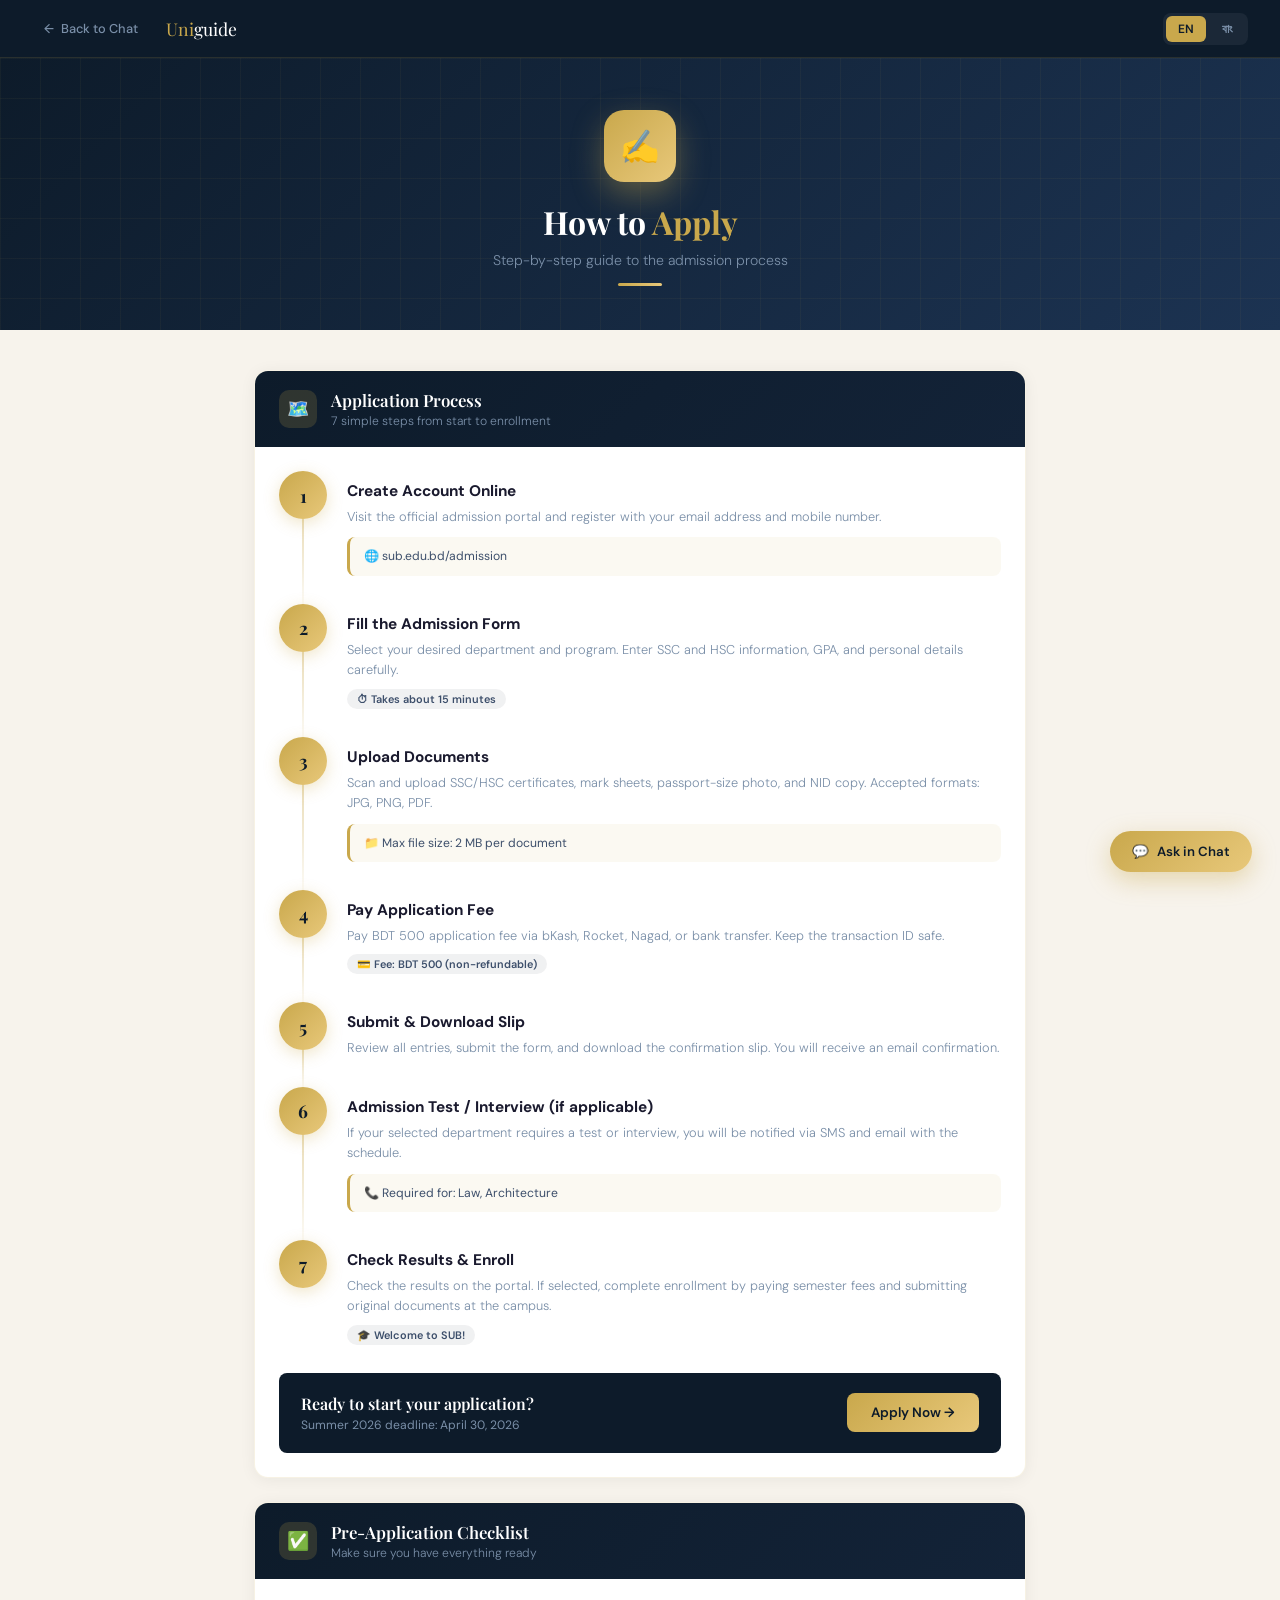
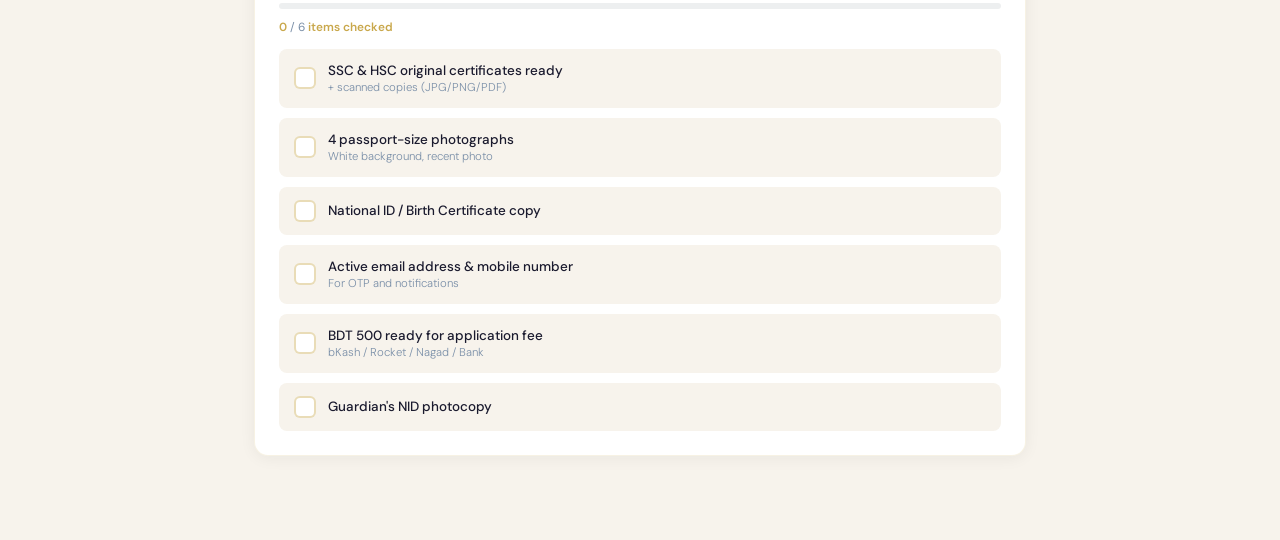
<file: howtoapply.html>
<!DOCTYPE html>
<html lang="en">
<head>
  <meta charset="UTF-8" />
  <meta name="viewport" content="width=device-width, initial-scale=1.0" />
  <title>Uniguide – How to Apply</title>
  <link href="https://fonts.googleapis.com/css2?family=Playfair+Display:wght@600;700&family=DM+Sans:wght@300;400;500;600&display=swap" rel="stylesheet" />
  <style>
    :root {
      --navy: #0d1b2a; --navy-mid: #132338; --navy-light: #1c3352;
      --gold: #c9a84c; --gold-light: #e8c87a;
      --white: #ffffff; --cream-bg: #f7f3ec;
      --text-dark: #1a1a2e; --text-mid: #3d4f6b; --text-light: #7a8fa8;
      --green: #2ecc71; --red: #e74c3c;
      --radius: 14px; --radius-sm: 8px; --t: .24s cubic-bezier(.4,0,.2,1);
    }
    *, *::before, *::after { margin: 0; padding: 0; box-sizing: border-box; }
    body { font-family: 'DM Sans', sans-serif; background: var(--cream-bg); min-height: 100vh; color: var(--text-dark); }

    .topnav { background: var(--navy); padding: 0 32px; height: 58px; display: flex; align-items: center; justify-content: space-between; border-bottom: 1px solid rgba(201,168,76,.15); position: sticky; top: 0; z-index: 100; }
    .nav-left { display: flex; align-items: center; gap: 16px; }
    .back-btn { display: flex; align-items: center; gap: 7px; color: var(--text-light); text-decoration: none; font-size: .8rem; font-weight: 500; padding: 6px 12px; border-radius: var(--radius-sm); transition: background var(--t), color var(--t); }
    .back-btn:hover { background: rgba(255,255,255,.07); color: var(--gold-light); }
    .nav-brand { font-family: 'Playfair Display', serif; font-size: 1.1rem; color: var(--white); }
    .nav-brand span { color: var(--gold); }
    .lang-toggle { display: flex; gap: 4px; background: rgba(255,255,255,.06); border-radius: 8px; padding: 3px; }
    .lang-btn { padding: 5px 12px; border: none; border-radius: 6px; font-family: 'DM Sans', sans-serif; font-size: .75rem; font-weight: 600; cursor: pointer; background: transparent; color: var(--text-light); transition: all var(--t); }
    .lang-btn.active { background: var(--gold); color: var(--navy); }

    .hero { background: linear-gradient(135deg, var(--navy) 0%, var(--navy-light) 100%); padding: 52px 32px 44px; text-align: center; position: relative; overflow: hidden; }
    .hero::before { content: ''; position: absolute; inset: 0; background-image: linear-gradient(rgba(201,168,76,.05) 1px, transparent 1px), linear-gradient(90deg, rgba(201,168,76,.05) 1px, transparent 1px); background-size: 40px 40px; }
    .hero-icon { width: 72px; height: 72px; background: linear-gradient(135deg, var(--gold), var(--gold-light)); border-radius: 20px; display: flex; align-items: center; justify-content: center; font-size: 32px; margin: 0 auto 18px; box-shadow: 0 12px 32px rgba(201,168,76,.4); position: relative; z-index: 1; }
    .hero h1 { font-family: 'Playfair Display', serif; font-size: 2rem; font-weight: 700; color: var(--white); position: relative; z-index: 1; }
    .hero h1 span { color: var(--gold); }
    .hero-sub { color: var(--text-light); font-size: .88rem; margin-top: 8px; position: relative; z-index: 1; font-weight: 300; }
    .hero-rule { width: 44px; height: 3px; background: linear-gradient(90deg, var(--gold), var(--gold-light)); border-radius: 3px; margin: 14px auto 0; position: relative; z-index: 1; }

    .content { max-width: 820px; margin: 0 auto; padding: 40px 24px 60px; }

    .section-card { background: var(--white); border-radius: var(--radius); border: 1px solid rgba(201,168,76,.15); overflow: hidden; margin-bottom: 24px; box-shadow: 0 2px 16px rgba(13,27,42,.06); animation: fadeUp .4s ease both; }
    .section-card:nth-child(2) { animation-delay: .05s; }
    .section-card:nth-child(3) { animation-delay: .10s; }
    @keyframes fadeUp { from { opacity: 0; transform: translateY(18px); } to { opacity: 1; transform: translateY(0); } }

    .card-header { background: linear-gradient(135deg, var(--navy) 0%, var(--navy-mid) 100%); padding: 18px 24px; display: flex; align-items: center; gap: 14px; }
    .card-header-icon { width: 38px; height: 38px; background: rgba(201,168,76,.18); border-radius: 10px; display: flex; align-items: center; justify-content: center; font-size: 18px; flex-shrink: 0; }
    .card-header h2 { font-family: 'Playfair Display', serif; font-size: 1.05rem; color: var(--white); font-weight: 600; }
    .card-header p { font-size: .76rem; color: var(--text-light); margin-top: 2px; font-weight: 300; }
    .card-body { padding: 24px; }

    /* Big Steps */
    .big-steps { display: flex; flex-direction: column; gap: 0; }
    .big-step { display: flex; gap: 20px; padding-bottom: 28px; position: relative; }
    .big-step:not(:last-child)::before { content: ''; position: absolute; left: 23px; top: 48px; bottom: 0; width: 2px; background: linear-gradient(to bottom, rgba(201,168,76,.4), rgba(201,168,76,.05)); }
    .big-step-num {
      width: 48px; height: 48px; border-radius: 50%;
      background: linear-gradient(135deg, var(--gold), var(--gold-light));
      display: flex; align-items: center; justify-content: center;
      font-family: 'Playfair Display', serif; font-size: 1.1rem; font-weight: 700;
      color: var(--navy); flex-shrink: 0; z-index: 1;
      box-shadow: 0 4px 16px rgba(201,168,76,.3);
    }
    .big-step-body { flex: 1; padding-top: 10px; }
    .big-step-title { font-size: .96rem; font-weight: 700; color: var(--text-dark); }
    .big-step-desc { font-size: .8rem; color: var(--text-light); margin-top: 6px; line-height: 1.6; font-weight: 300; }
    .big-step-tip {
      margin-top: 10px; padding: 10px 14px;
      background: rgba(201,168,76,.07); border-radius: var(--radius-sm);
      border-left: 3px solid var(--gold);
      font-size: .76rem; color: var(--text-mid); line-height: 1.5;
    }
    .big-step-tag { display: inline-block; margin-top: 8px; padding: 3px 10px; background: rgba(13,27,42,.06); border-radius: 20px; font-size: .68rem; font-weight: 600; color: var(--text-mid); }

    /* Checklist */
    .checklist { display: flex; flex-direction: column; gap: 10px; }
    .check-item { display: flex; align-items: center; gap: 12px; padding: 12px 14px; background: var(--cream-bg); border-radius: var(--radius-sm); font-size: .84rem; color: var(--text-dark); transition: all var(--t); cursor: pointer; border: 1px solid transparent; }
    .check-item:hover { border-color: rgba(201,168,76,.2); background: rgba(201,168,76,.04); }
    .check-item.done { background: rgba(46,204,113,.07); border-color: rgba(46,204,113,.2); }
    .check-item.done .check-box { background: var(--green); border-color: var(--green); }
    .check-item.done .check-box::after { opacity: 1; }
    .check-item.done .check-label { color: var(--text-light); text-decoration: line-through; }
    .check-box {
      width: 22px; height: 22px; border-radius: 6px;
      border: 2px solid rgba(201,168,76,.4);
      background: var(--white); flex-shrink: 0;
      display: flex; align-items: center; justify-content: center;
      transition: all .18s;
      position: relative;
    }
    .check-box::after {
      content: '✓'; color: white; font-size: 13px; font-weight: 700;
      opacity: 0; transition: opacity .15s;
    }
    .check-label { flex: 1; font-weight: 500; }
    .check-sub { font-size: .71rem; color: var(--text-light); font-weight: 300; margin-top: 1px; }

    .progress-bar-wrap { background: rgba(13,27,42,.07); border-radius: 4px; height: 6px; margin-bottom: 10px; overflow: hidden; }
    .progress-bar-fill { height: 100%; background: linear-gradient(90deg, var(--gold), var(--gold-light)); border-radius: 4px; transition: width .4s cubic-bezier(.4,0,.2,1); }
    .progress-label { font-size: .74rem; color: var(--text-light); margin-bottom: 14px; }
    .progress-label span { font-weight: 600; color: var(--gold); }

    .apply-cta { display: flex; align-items: center; justify-content: space-between; gap: 16px; padding: 20px 22px; background: var(--navy); border-radius: var(--radius-sm); flex-wrap: wrap; }
    .cta-text {}
    .cta-title { font-family: 'Playfair Display', serif; font-size: 1rem; color: var(--white); font-weight: 600; }
    .cta-sub { font-size: .76rem; color: var(--text-light); margin-top: 3px; }
    .cta-btn { padding: 11px 24px; background: linear-gradient(135deg, var(--gold), var(--gold-light)); border: none; border-radius: var(--radius-sm); font-family: 'DM Sans', sans-serif; font-size: .85rem; font-weight: 600; color: var(--navy); cursor: pointer; transition: transform var(--t), box-shadow var(--t); white-space: nowrap; text-decoration: none; display: inline-block; }
    .cta-btn:hover { transform: translateY(-2px); box-shadow: 0 6px 20px rgba(201,168,76,.4); }

    .notice { display: flex; align-items: flex-start; gap: 12px; background: rgba(201,168,76,.08); border: 1px solid rgba(201,168,76,.25); border-radius: var(--radius-sm); padding: 14px 16px; margin-top: 20px; }
    .notice-icon { font-size: 18px; flex-shrink: 0; }
    .notice-text { font-size: .82rem; color: var(--text-mid); line-height: 1.55; }
    .notice-text strong { color: var(--text-dark); }

    .fab { position: fixed; bottom: 28px; right: 28px; background: linear-gradient(135deg, var(--gold), var(--gold-light)); color: var(--navy); border: none; border-radius: 50px; padding: 12px 22px; font-family: 'DM Sans', sans-serif; font-size: .83rem; font-weight: 600; cursor: pointer; box-shadow: 0 8px 24px rgba(201,168,76,.4); display: flex; align-items: center; gap: 8px; text-decoration: none; transition: transform var(--t), box-shadow var(--t); z-index: 50; }
    .fab:hover { transform: translateY(-3px); box-shadow: 0 14px 32px rgba(201,168,76,.5); }

    @media (max-width: 640px) {
      .hero { padding: 36px 20px 32px; } .hero h1 { font-size: 1.55rem; }
      .content { padding: 24px 16px 80px; }
      .apply-cta { flex-direction: column; align-items: flex-start; }
    }
  </style>
</head>
<body>

  <nav class="topnav">
    <div class="nav-left">
      <a class="back-btn" href="index.html">← <span data-en="Back to Chat" data-bn="চ্যাটে ফিরুন">Back to Chat</span></a>
      <div class="nav-brand"><span>Uni</span>guide</div>
    </div>
    <div class="lang-toggle">
      <button class="lang-btn active" id="btn-en" onclick="setLang('en')">EN</button>
      <button class="lang-btn" id="btn-bn" onclick="setLang('bn')">বাং</button>
    </div>
  </nav>

  <div class="hero">
    <div class="hero-icon">✍️</div>
    <h1 data-en="How to <span>Apply</span>" data-bn="কীভাবে <span>আবেদন</span> করবেন">How to <span>Apply</span></h1>
    <p class="hero-sub" data-en="Step-by-step guide to the admission process" data-bn="ভর্তি প্রক্রিয়ার ধাপে ধাপে গাইড">Step-by-step guide to the admission process</p>
    <div class="hero-rule"></div>
  </div>

  <div class="content">

    <!-- Steps -->
    <div class="section-card">
      <div class="card-header">
        <div class="card-header-icon">🗺️</div>
        <div>
          <h2 data-en="Application Process" data-bn="আবেদন প্রক্রিয়া">Application Process</h2>
          <p data-en="7 simple steps from start to enrollment" data-bn="শুরু থেকে ভর্তি পর্যন্ত ৭টি সহজ ধাপ">7 simple steps from start to enrollment</p>
        </div>
      </div>
      <div class="card-body">
        <div class="big-steps">
          <div class="big-step">
            <div class="big-step-num">1</div>
            <div class="big-step-body">
              <div class="big-step-title" data-en="Create Account Online" data-bn="অনলাইনে অ্যাকাউন্ট তৈরি করুন">Create Account Online</div>
              <div class="big-step-desc" data-en="Visit the official admission portal and register with your email address and mobile number." data-bn="অফিসিয়াল ভর্তি পোর্টালে যান এবং আপনার ইমেইল ও মোবাইল নম্বর দিয়ে নিবন্ধন করুন।">Visit the official admission portal and register with your email address and mobile number.</div>
              <div class="big-step-tip" data-en="🌐 sub.edu.bd/admission" data-bn="🌐 sub.edu.bd/admission">🌐 sub.edu.bd/admission</div>
            </div>
          </div>
          <div class="big-step">
            <div class="big-step-num">2</div>
            <div class="big-step-body">
              <div class="big-step-title" data-en="Fill the Admission Form" data-bn="ভর্তি ফর্ম পূরণ করুন">Fill the Admission Form</div>
              <div class="big-step-desc" data-en="Select your desired department and program. Enter SSC and HSC information, GPA, and personal details carefully." data-bn="আপনার পছন্দের বিভাগ ও প্রোগ্রাম বেছে নিন। SSC ও HSC তথ্য, GPA এবং ব্যক্তিগত বিবরণ সতর্কতার সাথে পূরণ করুন।">Select your desired department and program. Enter SSC and HSC information, GPA, and personal details carefully.</div>
              <span class="big-step-tag" data-en="⏱ Takes about 15 minutes" data-bn="⏱ প্রায় ১৫ মিনিট সময় লাগে">⏱ Takes about 15 minutes</span>
            </div>
          </div>
          <div class="big-step">
            <div class="big-step-num">3</div>
            <div class="big-step-body">
              <div class="big-step-title" data-en="Upload Documents" data-bn="কাগজপত্র আপলোড করুন">Upload Documents</div>
              <div class="big-step-desc" data-en="Scan and upload SSC/HSC certificates, mark sheets, passport-size photo, and NID copy. Accepted formats: JPG, PNG, PDF." data-bn="SSC/HSC সার্টিফিকেট, মার্কশিট, পাসপোর্ট সাইজ ছবি এবং NID-এর কপি স্ক্যান করে আপলোড করুন। গ্রহণযোগ্য ফরম্যাট: JPG, PNG, PDF।">Scan and upload SSC/HSC certificates, mark sheets, passport-size photo, and NID copy. Accepted formats: JPG, PNG, PDF.</div>
              <div class="big-step-tip" data-en="📁 Max file size: 2 MB per document" data-bn="📁 সর্বোচ্চ ফাইল সাইজ: প্রতিটি ডকুমেন্ট ২ MB">📁 Max file size: 2 MB per document</div>
            </div>
          </div>
          <div class="big-step">
            <div class="big-step-num">4</div>
            <div class="big-step-body">
              <div class="big-step-title" data-en="Pay Application Fee" data-bn="আবেদন ফি পরিশোধ করুন">Pay Application Fee</div>
              <div class="big-step-desc" data-en="Pay BDT 500 application fee via bKash, Rocket, Nagad, or bank transfer. Keep the transaction ID safe." data-bn="bKash, Rocket, Nagad বা ব্যাংক ট্রান্সফারের মাধ্যমে ৫০০ টাকা আবেদন ফি পরিশোধ করুন। ট্রানজেকশন আইডি সংরক্ষণ করুন।">Pay BDT 500 application fee via bKash, Rocket, Nagad, or bank transfer. Keep the transaction ID safe.</div>
              <span class="big-step-tag" data-en="💳 Fee: BDT 500 (non-refundable)" data-bn="💳 ফি: ৫০০ টাকা (ফেরতযোগ্য নয়)">💳 Fee: BDT 500 (non-refundable)</span>
            </div>
          </div>
          <div class="big-step">
            <div class="big-step-num">5</div>
            <div class="big-step-body">
              <div class="big-step-title" data-en="Submit & Download Slip" data-bn="জমা দিন ও স্লিপ ডাউনলোড করুন">Submit & Download Slip</div>
              <div class="big-step-desc" data-en="Review all entries, submit the form, and download the confirmation slip. You will receive an email confirmation." data-bn="সকল তথ্য পর্যালোচনা করুন, ফর্ম জমা দিন এবং নিশ্চিতকরণ স্লিপ ডাউনলোড করুন। আপনি ইমেইলে নিশ্চিতকরণ পাবেন।">Review all entries, submit the form, and download the confirmation slip. You will receive an email confirmation.</div>
            </div>
          </div>
          <div class="big-step">
            <div class="big-step-num">6</div>
            <div class="big-step-body">
              <div class="big-step-title" data-en="Admission Test / Interview (if applicable)" data-bn="ভর্তি পরীক্ষা / সাক্ষাৎকার (প্রযোজ্য ক্ষেত্রে)">Admission Test / Interview (if applicable)</div>
              <div class="big-step-desc" data-en="If your selected department requires a test or interview, you will be notified via SMS and email with the schedule." data-bn="আপনার নির্বাচিত বিভাগে পরীক্ষা বা সাক্ষাৎকারের প্রয়োজন হলে, SMS ও ইমেইলে সময়সূচি জানানো হবে।">If your selected department requires a test or interview, you will be notified via SMS and email with the schedule.</div>
              <div class="big-step-tip" data-en="📞 Required for: Law, Architecture" data-bn="📞 প্রয়োজন: আইন, স্থাপত্য বিভাগে">📞 Required for: Law, Architecture</div>
            </div>
          </div>
          <div class="big-step">
            <div class="big-step-num">7</div>
            <div class="big-step-body">
              <div class="big-step-title" data-en="Check Results & Enroll" data-bn="ফলাফল দেখুন ও ভর্তি সম্পন্ন করুন">Check Results & Enroll</div>
              <div class="big-step-desc" data-en="Check the results on the portal. If selected, complete enrollment by paying semester fees and submitting original documents at the campus." data-bn="পোর্টালে ফলাফল দেখুন। নির্বাচিত হলে, সেমিস্টার ফি পরিশোধ করে এবং ক্যাম্পাসে মূল কাগজপত্র জমা দিয়ে ভর্তি সম্পন্ন করুন।">Check the results on the portal. If selected, complete enrollment by paying semester fees and submitting original documents at the campus.</div>
              <span class="big-step-tag" data-en="🎓 Welcome to SUB!" data-bn="🎓 SUB-এ আপনাকে স্বাগতম!">🎓 Welcome to SUB!</span>
            </div>
          </div>
        </div>

        <div class="apply-cta">
          <div class="cta-text">
            <div class="cta-title" data-en="Ready to start your application?" data-bn="আবেদন শুরু করতে প্রস্তুত?">Ready to start your application?</div>
            <div class="cta-sub" data-en="Summer 2026 deadline: April 30, 2026" data-bn="সামার ২০২৬ ডেডলাইন: ৩০ এপ্রিল, ২০২৬">Summer 2026 deadline: April 30, 2026</div>
          </div>
          <a class="cta-btn" href="https://sub.edu.bd/admission" target="_blank" data-en="Apply Now →" data-bn="এখনই আবেদন করুন →">Apply Now →</a>
        </div>
      </div>
    </div>

    <!-- Pre-application Checklist -->
    <div class="section-card">
      <div class="card-header">
        <div class="card-header-icon">✅</div>
        <div>
          <h2 data-en="Pre-Application Checklist" data-bn="আবেদনের আগের চেকলিস্ট">Pre-Application Checklist</h2>
          <p data-en="Make sure you have everything ready" data-bn="নিশ্চিত করুন সবকিছু প্রস্তুত আছে">Make sure you have everything ready</p>
        </div>
      </div>
      <div class="card-body">
        <div class="progress-bar-wrap"><div class="progress-bar-fill" id="progBar" style="width:0%"></div></div>
        <p class="progress-label"><span id="progText">0</span> / 6 <span data-en="items checked" data-bn="আইটেম চেক হয়েছে">items checked</span></p>
        <div class="checklist" id="checklist">
          <div class="check-item" onclick="toggleCheck(this)">
            <div class="check-box"></div>
            <div>
              <div class="check-label" data-en="SSC & HSC original certificates ready" data-bn="SSC ও HSC মূল সার্টিফিকেট প্রস্তুত">SSC & HSC original certificates ready</div>
              <div class="check-sub" data-en="+ scanned copies (JPG/PNG/PDF)" data-bn="+ স্ক্যান করা কপি (JPG/PNG/PDF)">+ scanned copies (JPG/PNG/PDF)</div>
            </div>
          </div>
          <div class="check-item" onclick="toggleCheck(this)">
            <div class="check-box"></div>
            <div>
              <div class="check-label" data-en="4 passport-size photographs" data-bn="৪ কপি পাসপোর্ট সাইজ ছবি">4 passport-size photographs</div>
              <div class="check-sub" data-en="White background, recent photo" data-bn="সাদা ব্যাকগ্রাউন্ড, সাম্প্রতিক ছবি">White background, recent photo</div>
            </div>
          </div>
          <div class="check-item" onclick="toggleCheck(this)">
            <div class="check-box"></div>
            <div>
              <div class="check-label" data-en="National ID / Birth Certificate copy" data-bn="জাতীয় পরিচয়পত্র / জন্মনিবন্ধন কপি">National ID / Birth Certificate copy</div>
            </div>
          </div>
          <div class="check-item" onclick="toggleCheck(this)">
            <div class="check-box"></div>
            <div>
              <div class="check-label" data-en="Active email address & mobile number" data-bn="সক্রিয় ইমেইল ও মোবাইল নম্বর">Active email address & mobile number</div>
              <div class="check-sub" data-en="For OTP and notifications" data-bn="OTP এবং বিজ্ঞপ্তির জন্য">For OTP and notifications</div>
            </div>
          </div>
          <div class="check-item" onclick="toggleCheck(this)">
            <div class="check-box"></div>
            <div>
              <div class="check-label" data-en="BDT 500 ready for application fee" data-bn="আবেদন ফির জন্য ৫০০ টাকা প্রস্তুত">BDT 500 ready for application fee</div>
              <div class="check-sub" data-en="bKash / Rocket / Nagad / Bank" data-bn="bKash / Rocket / Nagad / ব্যাংক">bKash / Rocket / Nagad / Bank</div>
            </div>
          </div>
          <div class="check-item" onclick="toggleCheck(this)">
            <div class="check-box"></div>
            <div>
              <div class="check-label" data-en="Guardian's NID photocopy" data-bn="অভিভাবকের NID ফটোকপি">Guardian's NID photocopy</div>
            </div>
          </div>
        </div>
      </div>
    </div>

  </div>

  <a class="fab" href="index.html">💬 <span data-en="Ask in Chat" data-bn="চ্যাটে জিজ্ঞেস করুন">Ask in Chat</span></a>

  <script>
    var lang = localStorage.getItem('ug_lang') || 'en';
    function setLang(l) {
      lang = l;
      localStorage.setItem('ug_lang', l);
      document.getElementById('btn-en').classList.toggle('active', l === 'en');
      document.getElementById('btn-bn').classList.toggle('active', l === 'bn');
      document.querySelectorAll('[data-en]').forEach(function(el) {
        var val = el.getAttribute('data-' + l);
        if (val) el.innerHTML = val;
      });
    }
    setLang(lang);

    function toggleCheck(el) {
      el.classList.toggle('done');
      updateProgress();
    }
    function updateProgress() {
      var items = document.querySelectorAll('.check-item');
      var done = document.querySelectorAll('.check-item.done').length;
      document.getElementById('progText').textContent = done;
      document.getElementById('progBar').style.width = (done / items.length * 100) + '%';
    }
  </script>
</body>
</html>
</file>
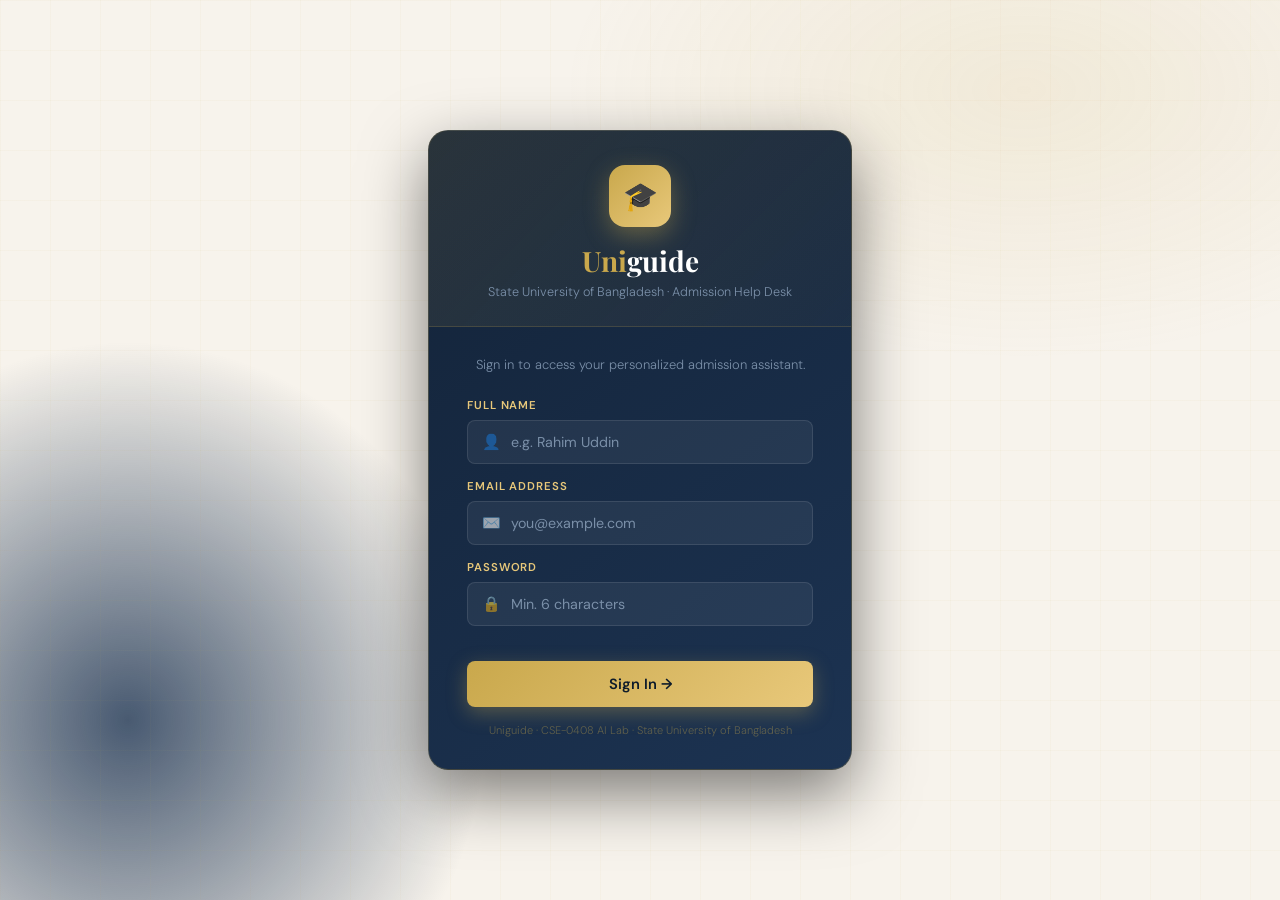
<file: login.html>
<!DOCTYPE html>
<html lang="en">
<head>
  <meta charset="UTF-8" />
  <meta name="viewport" content="width=device-width, initial-scale=1.0" />
  <title>Uniguide – Sign In</title>
  <link href="https://fonts.googleapis.com/css2?family=Playfair+Display:wght@600;700&family=DM+Sans:wght@300;400;500;600&display=swap" rel="stylesheet" />
  <link rel="stylesheet" href="styles.css" />
</head>
<body class="login-page">
 
  <div class="lcard">
    <div class="lhdr">
      <div class="llogo">🎓</div>
      <h1><span>Uni</span>guide</h1>
      <p>State University of Bangladesh &middot; Admission Help Desk</p>
    </div>
 
    <div class="lbody">
      <p class="ltag">Sign in to access your personalized admission assistant.</p>
 
      <!-- Full Name -->
      <div class="fg">
        <label for="lName">Full Name</label>
        <div class="fw" id="fw-name">
          <span class="ico">👤</span>
          <input type="text" id="lName" placeholder="e.g. Rahim Uddin" autocomplete="name" />
        </div>
        <div class="ferr" id="fe-name">Please enter your full name.</div>
      </div>
 
      <!-- Email -->
      <div class="fg">
        <label for="lEmail">Email Address</label>
        <div class="fw" id="fw-email">
          <span class="ico">✉️</span>
          <input type="email" id="lEmail" placeholder="you@example.com" autocomplete="email" />
        </div>
        <div class="ferr" id="fe-email">Please enter a valid email address.</div>
      </div>
 
      <!-- Password -->
      <div class="fg">
        <label for="lPass">Password</label>
        <div class="fw" id="fw-pass">
          <span class="ico">🔒</span>
          <input type="password" id="lPass" placeholder="Min. 6 characters" />
        </div>
        <div class="ferr" id="fe-pass">Password must be at least 6 characters.</div>
      </div>
 
      <button class="lbtn" id="loginBtn" onclick="handleLogin()">Sign In →</button>
      <p class="lfn">Uniguide &middot; CSE-0408 AI Lab &middot; State University of Bangladesh</p>
    </div>
  </div>
 
  <div class="toast" id="toast"></div>
 
  <script src="script.js"></script>
</body>
</html>
</file>
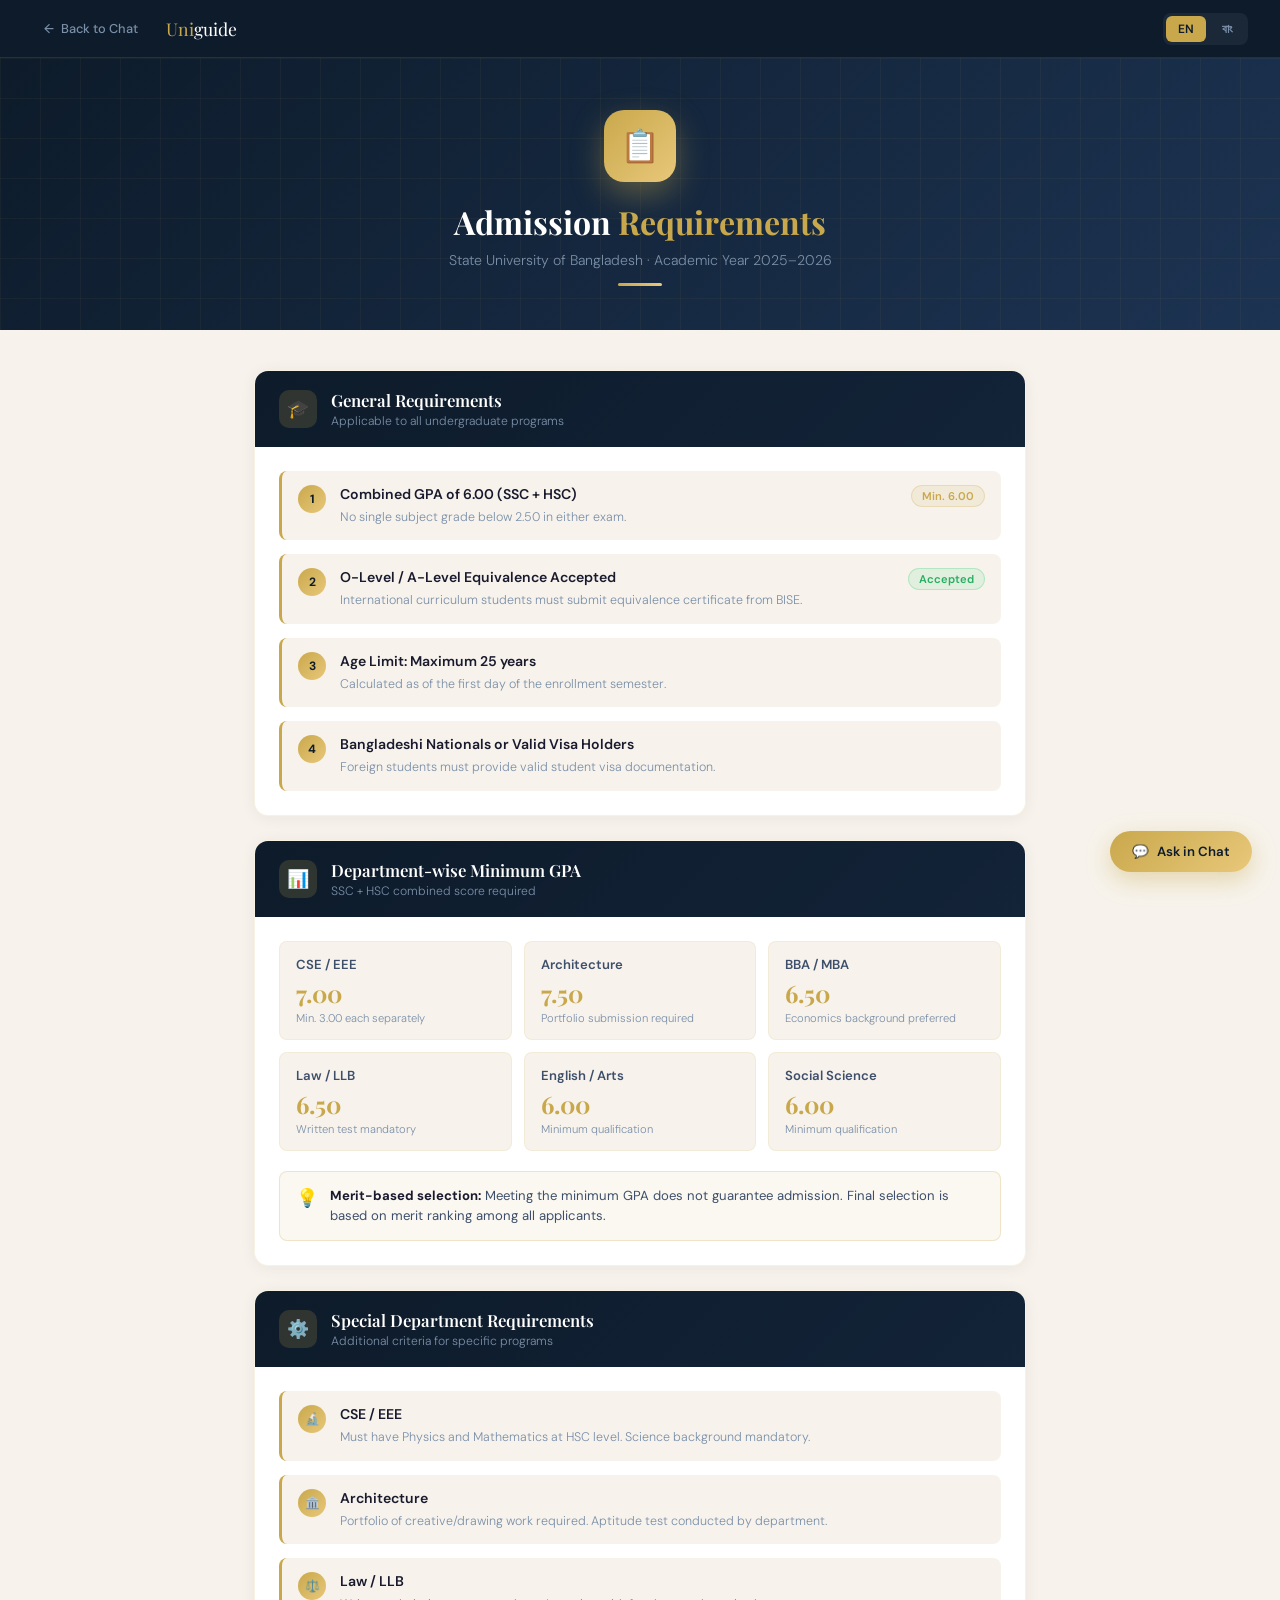
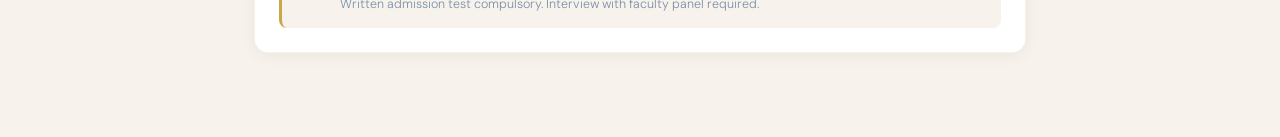
<file: requirement.html>
<!DOCTYPE html>
<html lang="en">
<head>
  <meta charset="UTF-8" />
  <meta name="viewport" content="width=device-width, initial-scale=1.0" />
  <title>Uniguide – Admission Requirements</title>
  <link href="https://fonts.googleapis.com/css2?family=Playfair+Display:wght@600;700&family=DM+Sans:wght@300;400;500;600&display=swap" rel="stylesheet" />
  <style>
    :root {
      --navy:       #0d1b2a;
      --navy-mid:   #132338;
      --navy-light: #1c3352;
      --gold:       #c9a84c;
      --gold-light: #e8c87a;
      --white:      #ffffff;
      --cream-bg:   #f7f3ec;
      --cream-dark: #ede6d8;
      --text-dark:  #1a1a2e;
      --text-mid:   #3d4f6b;
      --text-light: #7a8fa8;
      --green:      #2ecc71;
      --red:        #e74c3c;
      --radius:     14px;
      --radius-sm:  8px;
      --t:          .24s cubic-bezier(.4,0,.2,1);
    }
    *, *::before, *::after { margin: 0; padding: 0; box-sizing: border-box; }

    body {
      font-family: 'DM Sans', sans-serif;
      background: var(--cream-bg);
      min-height: 100vh;
      color: var(--text-dark);
    }

    /* ── Top Nav ── */
    .topnav {
      background: var(--navy);
      padding: 0 32px;
      height: 58px;
      display: flex;
      align-items: center;
      justify-content: space-between;
      border-bottom: 1px solid rgba(201,168,76,.15);
      position: sticky;
      top: 0;
      z-index: 100;
    }
    .nav-left {
      display: flex;
      align-items: center;
      gap: 16px;
    }
    .back-btn {
      display: flex;
      align-items: center;
      gap: 7px;
      color: var(--text-light);
      text-decoration: none;
      font-size: .8rem;
      font-weight: 500;
      padding: 6px 12px;
      border-radius: var(--radius-sm);
      transition: background var(--t), color var(--t);
    }
    .back-btn:hover { background: rgba(255,255,255,.07); color: var(--gold-light); }
    .nav-brand {
      font-family: 'Playfair Display', serif;
      font-size: 1.1rem;
      color: var(--white);
    }
    .nav-brand span { color: var(--gold); }
    .lang-toggle {
      display: flex;
      gap: 4px;
      background: rgba(255,255,255,.06);
      border-radius: 8px;
      padding: 3px;
    }
    .lang-btn {
      padding: 5px 12px;
      border: none;
      border-radius: 6px;
      font-family: 'DM Sans', sans-serif;
      font-size: .75rem;
      font-weight: 600;
      cursor: pointer;
      background: transparent;
      color: var(--text-light);
      transition: all var(--t);
    }
    .lang-btn.active {
      background: var(--gold);
      color: var(--navy);
    }

    /* ── Hero Banner ── */
    .hero {
      background: linear-gradient(135deg, var(--navy) 0%, var(--navy-light) 100%);
      padding: 52px 32px 44px;
      text-align: center;
      position: relative;
      overflow: hidden;
    }
    .hero::before {
      content: '';
      position: absolute;
      inset: 0;
      background-image:
        linear-gradient(rgba(201,168,76,.05) 1px, transparent 1px),
        linear-gradient(90deg, rgba(201,168,76,.05) 1px, transparent 1px);
      background-size: 40px 40px;
    }
    .hero-icon {
      width: 72px;
      height: 72px;
      background: linear-gradient(135deg, var(--gold), var(--gold-light));
      border-radius: 20px;
      display: flex;
      align-items: center;
      justify-content: center;
      font-size: 32px;
      margin: 0 auto 18px;
      box-shadow: 0 12px 32px rgba(201,168,76,.4);
      position: relative;
      z-index: 1;
    }
    .hero h1 {
      font-family: 'Playfair Display', serif;
      font-size: 2rem;
      font-weight: 700;
      color: var(--white);
      position: relative;
      z-index: 1;
    }
    .hero h1 span { color: var(--gold); }
    .hero-sub {
      color: var(--text-light);
      font-size: .88rem;
      margin-top: 8px;
      position: relative;
      z-index: 1;
      font-weight: 300;
    }
    .hero-rule {
      width: 44px;
      height: 3px;
      background: linear-gradient(90deg, var(--gold), var(--gold-light));
      border-radius: 3px;
      margin: 14px auto 0;
      position: relative;
      z-index: 1;
    }

    /* ── Content ── */
    .content {
      max-width: 820px;
      margin: 0 auto;
      padding: 40px 24px 60px;
    }

    /* ── Section Card ── */
    .section-card {
      background: var(--white);
      border-radius: var(--radius);
      border: 1px solid rgba(201,168,76,.15);
      overflow: hidden;
      margin-bottom: 24px;
      box-shadow: 0 2px 16px rgba(13,27,42,.06);
      animation: fadeUp .4s ease both;
    }
    .section-card:nth-child(2) { animation-delay: .05s; }
    .section-card:nth-child(3) { animation-delay: .10s; }
    .section-card:nth-child(4) { animation-delay: .15s; }
    @keyframes fadeUp {
      from { opacity: 0; transform: translateY(18px); }
      to   { opacity: 1; transform: translateY(0); }
    }

    .card-header {
      background: linear-gradient(135deg, var(--navy) 0%, var(--navy-mid) 100%);
      padding: 18px 24px;
      display: flex;
      align-items: center;
      gap: 14px;
    }
    .card-header-icon {
      width: 38px;
      height: 38px;
      background: rgba(201,168,76,.18);
      border-radius: 10px;
      display: flex;
      align-items: center;
      justify-content: center;
      font-size: 18px;
      flex-shrink: 0;
    }
    .card-header h2 {
      font-family: 'Playfair Display', serif;
      font-size: 1.05rem;
      color: var(--white);
      font-weight: 600;
    }
    .card-header p {
      font-size: .76rem;
      color: var(--text-light);
      margin-top: 2px;
      font-weight: 300;
    }

    .card-body { padding: 24px; }

    /* ── Requirement Row ── */
    .req-list { list-style: none; display: flex; flex-direction: column; gap: 14px; }
    .req-item {
      display: flex;
      align-items: flex-start;
      gap: 14px;
      padding: 14px 16px;
      background: var(--cream-bg);
      border-radius: var(--radius-sm);
      border-left: 3px solid var(--gold);
      transition: transform var(--t), box-shadow var(--t);
    }
    .req-item:hover { transform: translateX(4px); box-shadow: 0 4px 16px rgba(201,168,76,.12); }
    .req-dot {
      width: 28px;
      height: 28px;
      background: linear-gradient(135deg, var(--gold), var(--gold-light));
      border-radius: 50%;
      display: flex;
      align-items: center;
      justify-content: center;
      font-size: 12px;
      font-weight: 700;
      color: var(--navy);
      flex-shrink: 0;
    }
    .req-text { flex: 1; }
    .req-title {
      font-size: .88rem;
      font-weight: 600;
      color: var(--text-dark);
      line-height: 1.4;
    }
    .req-desc {
      font-size: .78rem;
      color: var(--text-light);
      margin-top: 3px;
      line-height: 1.5;
      font-weight: 300;
    }

    /* ── GPA Badge Table ── */
    .dept-grid {
      display: grid;
      grid-template-columns: repeat(auto-fill, minmax(200px, 1fr));
      gap: 12px;
    }
    .dept-card {
      background: var(--cream-bg);
      border-radius: var(--radius-sm);
      padding: 14px 16px;
      border: 1px solid rgba(201,168,76,.12);
      transition: all var(--t);
    }
    .dept-card:hover {
      border-color: var(--gold);
      background: rgba(201,168,76,.05);
      transform: translateY(-2px);
      box-shadow: 0 6px 20px rgba(201,168,76,.12);
    }
    .dept-name {
      font-size: .82rem;
      font-weight: 600;
      color: var(--text-mid);
    }
    .dept-gpa {
      font-family: 'Playfair Display', serif;
      font-size: 1.5rem;
      font-weight: 700;
      color: var(--gold);
      margin: 4px 0 2px;
    }
    .dept-note {
      font-size: .7rem;
      color: var(--text-light);
      font-weight: 300;
    }

    /* ── Notice Box ── */
    .notice {
      display: flex;
      align-items: flex-start;
      gap: 12px;
      background: rgba(201,168,76,.08);
      border: 1px solid rgba(201,168,76,.25);
      border-radius: var(--radius-sm);
      padding: 14px 16px;
      margin-top: 20px;
    }
    .notice-icon { font-size: 18px; flex-shrink: 0; }
    .notice-text { font-size: .82rem; color: var(--text-mid); line-height: 1.55; }
    .notice-text strong { color: var(--text-dark); }

    /* ── Tags ── */
    .tag {
      display: inline-block;
      padding: 3px 10px;
      background: rgba(201,168,76,.12);
      border-radius: 20px;
      font-size: .7rem;
      font-weight: 600;
      color: var(--gold);
      border: 1px solid rgba(201,168,76,.25);
    }
    .tag.green {
      background: rgba(46,204,113,.1);
      color: #27ae60;
      border-color: rgba(46,204,113,.25);
    }

    /* ── Back to Chat Floating ── */
    .fab {
      position: fixed;
      bottom: 28px;
      right: 28px;
      background: linear-gradient(135deg, var(--gold), var(--gold-light));
      color: var(--navy);
      border: none;
      border-radius: 50px;
      padding: 12px 22px;
      font-family: 'DM Sans', sans-serif;
      font-size: .83rem;
      font-weight: 600;
      cursor: pointer;
      box-shadow: 0 8px 24px rgba(201,168,76,.4);
      display: flex;
      align-items: center;
      gap: 8px;
      text-decoration: none;
      transition: transform var(--t), box-shadow var(--t);
      z-index: 50;
    }
    .fab:hover {
      transform: translateY(-3px);
      box-shadow: 0 14px 32px rgba(201,168,76,.5);
    }

    @media (max-width: 640px) {
      .hero { padding: 36px 20px 32px; }
      .hero h1 { font-size: 1.55rem; }
      .content { padding: 24px 16px 80px; }
      .dept-grid { grid-template-columns: 1fr 1fr; }
    }
  </style>
</head>
<body>

  <!-- Nav -->
  <nav class="topnav">
    <div class="nav-left">
      <a class="back-btn" href="index.html">← <span data-en="Back to Chat" data-bn="চ্যাটে ফিরুন">Back to Chat</span></a>
      <div class="nav-brand"><span>Uni</span>guide</div>
    </div>
    <div class="lang-toggle">
      <button class="lang-btn active" id="btn-en" onclick="setLang('en')">EN</button>
      <button class="lang-btn" id="btn-bn" onclick="setLang('bn')">বাং</button>
    </div>
  </nav>

  <!-- Hero -->
  <div class="hero">
    <div class="hero-icon">📋</div>
    <h1 data-en="Admission <span>Requirements</span>" data-bn="ভর্তির <span>যোগ্যতা</span>">Admission <span>Requirements</span></h1>
    <p class="hero-sub" data-en="State University of Bangladesh · Academic Year 2025–2026" data-bn="স্টেট ইউনিভার্সিটি অব বাংলাদেশ · শিক্ষাবর্ষ ২০২৫–২০২৬">State University of Bangladesh · Academic Year 2025–2026</p>
    <div class="hero-rule"></div>
  </div>

  <!-- Content -->
  <div class="content">

    <!-- General Requirements -->
    <div class="section-card">
      <div class="card-header">
        <div class="card-header-icon">🎓</div>
        <div>
          <h2 data-en="General Requirements" data-bn="সাধারণ যোগ্যতা">General Requirements</h2>
          <p data-en="Applicable to all undergraduate programs" data-bn="সকল স্নাতক প্রোগ্রামের জন্য প্রযোজ্য">Applicable to all undergraduate programs</p>
        </div>
      </div>
      <div class="card-body">
        <ul class="req-list">
          <li class="req-item">
            <div class="req-dot">1</div>
            <div class="req-text">
              <div class="req-title" data-en="Combined GPA of 6.00 (SSC + HSC)" data-bn="SSC ও HSC মিলিয়ে ন্যূনতম GPA ৬.০০">Combined GPA of 6.00 (SSC + HSC)</div>
              <div class="req-desc" data-en="No single subject grade below 2.50 in either exam." data-bn="কোনো পরীক্ষায় যেকোনো বিষয়ে ২.৫০-এর নিচে গ্রেড গ্রহণযোগ্য নয়।">No single subject grade below 2.50 in either exam.</div>
            </div>
            <span class="tag">Min. 6.00</span>
          </li>
          <li class="req-item">
            <div class="req-dot">2</div>
            <div class="req-text">
              <div class="req-title" data-en="O-Level / A-Level Equivalence Accepted" data-bn="O-Level / A-Level সমতুল্য গ্রহণযোগ্য">O-Level / A-Level Equivalence Accepted</div>
              <div class="req-desc" data-en="International curriculum students must submit equivalence certificate from BISE." data-bn="আন্তর্জাতিক কারিকুলামের শিক্ষার্থীদের BISE থেকে সমতুল্যতার সার্টিফিকেট জমা দিতে হবে।">International curriculum students must submit equivalence certificate from BISE.</div>
            </div>
            <span class="tag green">Accepted</span>
          </li>
          <li class="req-item">
            <div class="req-dot">3</div>
            <div class="req-text">
              <div class="req-title" data-en="Age Limit: Maximum 25 years" data-bn="বয়সসীমা: সর্বোচ্চ ২৫ বছর">Age Limit: Maximum 25 years</div>
              <div class="req-desc" data-en="Calculated as of the first day of the enrollment semester." data-bn="ভর্তি সেমিস্টারের প্রথম দিন পর্যন্ত গণনা করা হয়।">Calculated as of the first day of the enrollment semester.</div>
            </div>
          </li>
          <li class="req-item">
            <div class="req-dot">4</div>
            <div class="req-text">
              <div class="req-title" data-en="Bangladeshi Nationals or Valid Visa Holders" data-bn="বাংলাদেশি নাগরিক অথবা বৈধ ভিসাধারী">Bangladeshi Nationals or Valid Visa Holders</div>
              <div class="req-desc" data-en="Foreign students must provide valid student visa documentation." data-bn="বিদেশি শিক্ষার্থীদের বৈধ স্টুডেন্ট ভিসার কাগজপত্র প্রদান করতে হবে।">Foreign students must provide valid student visa documentation.</div>
            </div>
          </li>
        </ul>
      </div>
    </div>

    <!-- Department-wise GPA -->
    <div class="section-card">
      <div class="card-header">
        <div class="card-header-icon">📊</div>
        <div>
          <h2 data-en="Department-wise Minimum GPA" data-bn="বিভাগ অনুযায়ী ন্যূনতম GPA">Department-wise Minimum GPA</h2>
          <p data-en="SSC + HSC combined score required" data-bn="SSC ও HSC মিলিয়ে প্রয়োজনীয় স্কোর">SSC + HSC combined score required</p>
        </div>
      </div>
      <div class="card-body">
        <div class="dept-grid">
          <div class="dept-card">
            <div class="dept-name">CSE / EEE</div>
            <div class="dept-gpa">7.00</div>
            <div class="dept-note" data-en="Min. 3.00 each separately" data-bn="প্রতিটিতে আলাদাভাবে ন্যূনতম ৩.০০">Min. 3.00 each separately</div>
          </div>
          <div class="dept-card">
            <div class="dept-name">Architecture</div>
            <div class="dept-gpa">7.50</div>
            <div class="dept-note" data-en="Portfolio submission required" data-bn="পোর্টফোলিও জমা দিতে হবে">Portfolio required</div>
          </div>
          <div class="dept-card">
            <div class="dept-name">BBA / MBA</div>
            <div class="dept-gpa">6.50</div>
            <div class="dept-note" data-en="Economics background preferred" data-bn="অর্থনীতি ব্যাকগ্রাউন্ড পছন্দনীয়">Economics preferred</div>
          </div>
          <div class="dept-card">
            <div class="dept-name">Law / LLB</div>
            <div class="dept-gpa">6.50</div>
            <div class="dept-note" data-en="Written test mandatory" data-bn="লিখিত পরীক্ষা বাধ্যতামূলক">Written test required</div>
          </div>
          <div class="dept-card">
            <div class="dept-name" data-en="English / Arts" data-bn="ইংরেজি / আর্টস">English / Arts</div>
            <div class="dept-gpa">6.00</div>
            <div class="dept-note" data-en="Minimum qualification" data-bn="ন্যূনতম যোগ্যতা">Minimum qualification</div>
          </div>
          <div class="dept-card">
            <div class="dept-name" data-en="Social Science" data-bn="সামাজিক বিজ্ঞান">Social Science</div>
            <div class="dept-gpa">6.00</div>
            <div class="dept-note" data-en="Minimum qualification" data-bn="ন্যূনতম যোগ্যতা">Minimum qualification</div>
          </div>
        </div>

        <div class="notice" style="margin-top:20px;">
          <div class="notice-icon">💡</div>
          <div class="notice-text" data-en="<strong>Merit-based selection:</strong> Meeting the minimum GPA does not guarantee admission. Final selection is based on merit ranking among all applicants." data-bn="<strong>মেধাভিত্তিক বাছাই:</strong> ন্যূনতম GPA পূরণ করলেই ভর্তির নিশ্চয়তা নেই। সকল আবেদনকারীর মধ্যে মেধা র‌্যাংকিংয়ের ভিত্তিতে চূড়ান্ত বাছাই করা হয়।"><strong>Merit-based selection:</strong> Meeting the minimum GPA does not guarantee admission. Final selection is based on merit ranking among all applicants.</div>
        </div>
      </div>
    </div>

    <!-- Special Requirements -->
    <div class="section-card">
      <div class="card-header">
        <div class="card-header-icon">⚙️</div>
        <div>
          <h2 data-en="Special Department Requirements" data-bn="বিশেষ বিভাগের শর্তাবলী">Special Department Requirements</h2>
          <p data-en="Additional criteria for specific programs" data-bn="নির্দিষ্ট প্রোগ্রামের জন্য অতিরিক্ত শর্ত">Additional criteria for specific programs</p>
        </div>
      </div>
      <div class="card-body">
        <ul class="req-list">
          <li class="req-item">
            <div class="req-dot">🔬</div>
            <div class="req-text">
              <div class="req-title">CSE / EEE</div>
              <div class="req-desc" data-en="Must have Physics and Mathematics at HSC level. Science background mandatory." data-bn="HSC স্তরে পদার্থবিজ্ঞান ও গণিত থাকতে হবে। বিজ্ঞান বিভাগ বাধ্যতামূলক।">Must have Physics and Mathematics at HSC level. Science background mandatory.</div>
            </div>
          </li>
          <li class="req-item">
            <div class="req-dot">🏛️</div>
            <div class="req-text">
              <div class="req-title" data-en="Architecture" data-bn="স্থাপত্য">Architecture</div>
              <div class="req-desc" data-en="Portfolio of creative/drawing work required. Aptitude test conducted by department." data-bn="সৃজনশীল/ড্রইং কাজের পোর্টফোলিও প্রয়োজন। বিভাগ কর্তৃক যোগ্যতা পরীক্ষা নেওয়া হয়।">Portfolio of creative/drawing work required. Aptitude test conducted by department.</div>
            </div>
          </li>
          <li class="req-item">
            <div class="req-dot">⚖️</div>
            <div class="req-text">
              <div class="req-title">Law / LLB</div>
              <div class="req-desc" data-en="Written admission test compulsory. Interview with faculty panel required." data-bn="লিখিত ভর্তি পরীক্ষা বাধ্যতামূলক। ফ্যাকাল্টি প্যানেলের সাথে সাক্ষাৎকার প্রয়োজন।">Written admission test compulsory. Interview with faculty panel required.</div>
            </div>
          </li>
        </ul>
      </div>
    </div>

  </div>

  <a class="fab" href="index.html">
    💬 <span data-en="Ask in Chat" data-bn="চ্যাটে জিজ্ঞেস করুন">Ask in Chat</span>
  </a>

  <script>
    var lang = localStorage.getItem('ug_lang') || 'en';
    function setLang(l) {
      lang = l;
      localStorage.setItem('ug_lang', l);
      document.getElementById('btn-en').classList.toggle('active', l === 'en');
      document.getElementById('btn-bn').classList.toggle('active', l === 'bn');
      document.querySelectorAll('[data-en]').forEach(function(el) {
        var val = el.getAttribute('data-' + l);
        if (val) el.innerHTML = val;
      });
    }
    setLang(lang);
  </script>
</body>
</html>
</file>
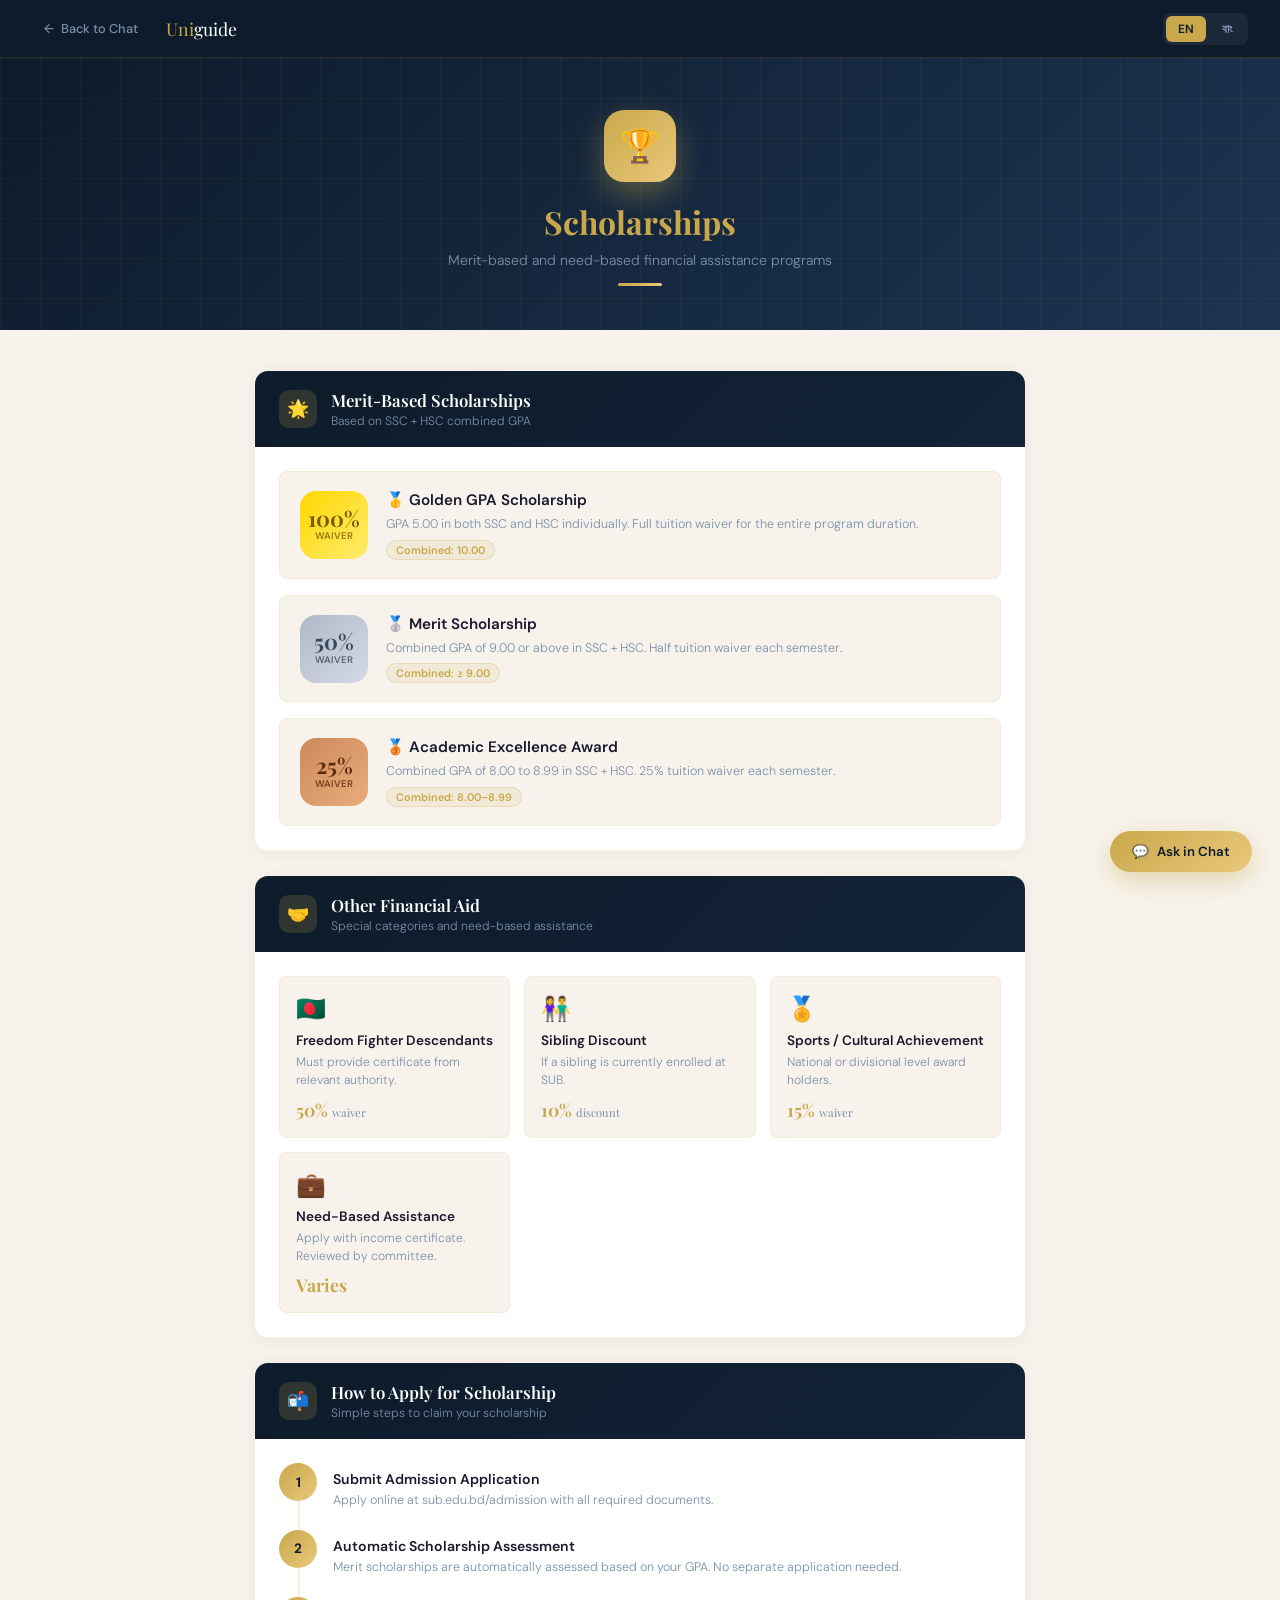
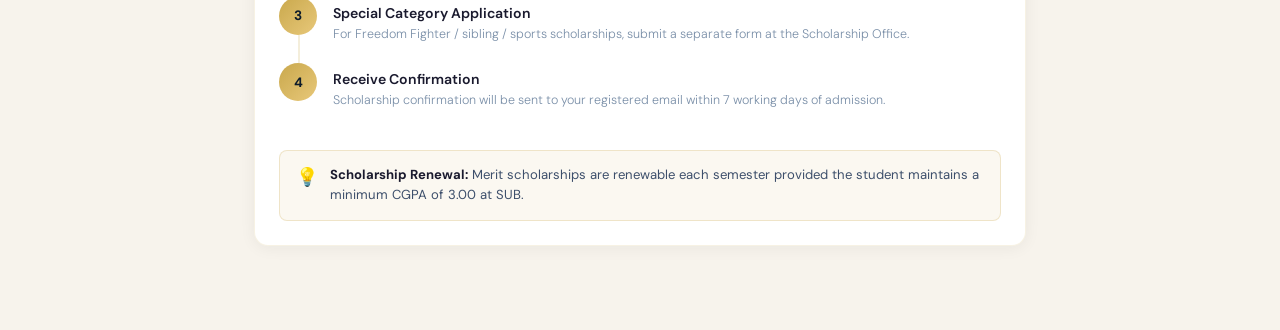
<file: scholarship.html>
<!DOCTYPE html>
<html lang="en">
<head>
  <meta charset="UTF-8" />
  <meta name="viewport" content="width=device-width, initial-scale=1.0" />
  <title>Uniguide – Scholarships</title>
  <link href="https://fonts.googleapis.com/css2?family=Playfair+Display:wght@600;700&family=DM+Sans:wght@300;400;500;600&display=swap" rel="stylesheet" />
  <style>
    :root {
      --navy: #0d1b2a; --navy-mid: #132338; --navy-light: #1c3352;
      --gold: #c9a84c; --gold-light: #e8c87a;
      --white: #ffffff; --cream-bg: #f7f3ec;
      --text-dark: #1a1a2e; --text-mid: #3d4f6b; --text-light: #7a8fa8;
      --green: #2ecc71; --red: #e74c3c;
      --radius: 14px; --radius-sm: 8px; --t: .24s cubic-bezier(.4,0,.2,1);
    }
    *, *::before, *::after { margin: 0; padding: 0; box-sizing: border-box; }
    body { font-family: 'DM Sans', sans-serif; background: var(--cream-bg); min-height: 100vh; color: var(--text-dark); }

    .topnav { background: var(--navy); padding: 0 32px; height: 58px; display: flex; align-items: center; justify-content: space-between; border-bottom: 1px solid rgba(201,168,76,.15); position: sticky; top: 0; z-index: 100; }
    .nav-left { display: flex; align-items: center; gap: 16px; }
    .back-btn { display: flex; align-items: center; gap: 7px; color: var(--text-light); text-decoration: none; font-size: .8rem; font-weight: 500; padding: 6px 12px; border-radius: var(--radius-sm); transition: background var(--t), color var(--t); }
    .back-btn:hover { background: rgba(255,255,255,.07); color: var(--gold-light); }
    .nav-brand { font-family: 'Playfair Display', serif; font-size: 1.1rem; color: var(--white); }
    .nav-brand span { color: var(--gold); }
    .lang-toggle { display: flex; gap: 4px; background: rgba(255,255,255,.06); border-radius: 8px; padding: 3px; }
    .lang-btn { padding: 5px 12px; border: none; border-radius: 6px; font-family: 'DM Sans', sans-serif; font-size: .75rem; font-weight: 600; cursor: pointer; background: transparent; color: var(--text-light); transition: all var(--t); }
    .lang-btn.active { background: var(--gold); color: var(--navy); }

    .hero { background: linear-gradient(135deg, var(--navy) 0%, var(--navy-light) 100%); padding: 52px 32px 44px; text-align: center; position: relative; overflow: hidden; }
    .hero::before { content: ''; position: absolute; inset: 0; background-image: linear-gradient(rgba(201,168,76,.05) 1px, transparent 1px), linear-gradient(90deg, rgba(201,168,76,.05) 1px, transparent 1px); background-size: 40px 40px; }
    .hero-icon { width: 72px; height: 72px; background: linear-gradient(135deg, var(--gold), var(--gold-light)); border-radius: 20px; display: flex; align-items: center; justify-content: center; font-size: 32px; margin: 0 auto 18px; box-shadow: 0 12px 32px rgba(201,168,76,.4); position: relative; z-index: 1; }
    .hero h1 { font-family: 'Playfair Display', serif; font-size: 2rem; font-weight: 700; color: var(--white); position: relative; z-index: 1; }
    .hero h1 span { color: var(--gold); }
    .hero-sub { color: var(--text-light); font-size: .88rem; margin-top: 8px; position: relative; z-index: 1; font-weight: 300; }
    .hero-rule { width: 44px; height: 3px; background: linear-gradient(90deg, var(--gold), var(--gold-light)); border-radius: 3px; margin: 14px auto 0; position: relative; z-index: 1; }

    .content { max-width: 820px; margin: 0 auto; padding: 40px 24px 60px; }

    .section-card { background: var(--white); border-radius: var(--radius); border: 1px solid rgba(201,168,76,.15); overflow: hidden; margin-bottom: 24px; box-shadow: 0 2px 16px rgba(13,27,42,.06); animation: fadeUp .4s ease both; }
    .section-card:nth-child(2) { animation-delay: .05s; }
    .section-card:nth-child(3) { animation-delay: .10s; }
    .section-card:nth-child(4) { animation-delay: .15s; }
    @keyframes fadeUp { from { opacity: 0; transform: translateY(18px); } to { opacity: 1; transform: translateY(0); } }

    .card-header { background: linear-gradient(135deg, var(--navy) 0%, var(--navy-mid) 100%); padding: 18px 24px; display: flex; align-items: center; gap: 14px; }
    .card-header-icon { width: 38px; height: 38px; background: rgba(201,168,76,.18); border-radius: 10px; display: flex; align-items: center; justify-content: center; font-size: 18px; flex-shrink: 0; }
    .card-header h2 { font-family: 'Playfair Display', serif; font-size: 1.05rem; color: var(--white); font-weight: 600; }
    .card-header p { font-size: .76rem; color: var(--text-light); margin-top: 2px; font-weight: 300; }
    .card-body { padding: 24px; }

    /* Scholarship Tiers */
    .schol-list { display: flex; flex-direction: column; gap: 16px; }
    .schol-item { display: flex; align-items: center; gap: 18px; padding: 18px 20px; background: var(--cream-bg); border-radius: var(--radius-sm); border: 1px solid rgba(201,168,76,.12); transition: all var(--t); }
    .schol-item:hover { border-color: var(--gold); transform: translateX(4px); box-shadow: 0 6px 20px rgba(201,168,76,.12); }
    .schol-badge {
      width: 68px; height: 68px; border-radius: 16px;
      display: flex; flex-direction: column; align-items: center; justify-content: center;
      flex-shrink: 0; font-weight: 700; font-family: 'Playfair Display', serif;
    }
    .schol-badge.gold { background: linear-gradient(135deg, #ffd700, #ffec6e); color: #7a5c00; }
    .schol-badge.silver { background: linear-gradient(135deg, #b0b8c8, #d4dae5); color: #3a4a5c; }
    .schol-badge.bronze { background: linear-gradient(135deg, #cd8a5a, #e8ac7a); color: #5a2a0a; }
    .schol-badge .pct { font-size: 1.35rem; line-height: 1; }
    .schol-badge .pct-label { font-size: .6rem; font-weight: 600; font-family: 'DM Sans', sans-serif; opacity: .8; }
    .schol-info { flex: 1; }
    .schol-name { font-size: .95rem; font-weight: 600; color: var(--text-dark); }
    .schol-crit { font-size: .78rem; color: var(--text-light); margin-top: 5px; line-height: 1.5; font-weight: 300; }
    .schol-tag { display: inline-block; margin-top: 6px; padding: 2px 9px; background: rgba(201,168,76,.12); border-radius: 20px; font-size: .68rem; font-weight: 600; color: var(--gold); border: 1px solid rgba(201,168,76,.25); }

    /* Other Aid */
    .aid-grid { display: grid; grid-template-columns: repeat(auto-fill, minmax(200px, 1fr)); gap: 14px; }
    .aid-card { background: var(--cream-bg); border-radius: var(--radius-sm); padding: 16px; border: 1px solid rgba(201,168,76,.12); transition: all var(--t); }
    .aid-card:hover { border-color: var(--gold); transform: translateY(-2px); box-shadow: 0 6px 18px rgba(201,168,76,.12); }
    .aid-ico { font-size: 24px; margin-bottom: 8px; }
    .aid-title { font-size: .85rem; font-weight: 600; color: var(--text-dark); }
    .aid-desc { font-size: .76rem; color: var(--text-light); margin-top: 4px; line-height: 1.5; font-weight: 300; }
    .aid-pct { font-family: 'Playfair Display', serif; font-size: 1.1rem; font-weight: 700; color: var(--gold); margin-top: 8px; }

    .notice { display: flex; align-items: flex-start; gap: 12px; background: rgba(201,168,76,.08); border: 1px solid rgba(201,168,76,.25); border-radius: var(--radius-sm); padding: 14px 16px; margin-top: 20px; }
    .notice-icon { font-size: 18px; flex-shrink: 0; }
    .notice-text { font-size: .82rem; color: var(--text-mid); line-height: 1.55; }
    .notice-text strong { color: var(--text-dark); }

    /* How to Apply for Scholarship */
    .steps { display: flex; flex-direction: column; gap: 0; }
    .step { display: flex; gap: 16px; padding-bottom: 20px; position: relative; }
    .step:not(:last-child)::before { content: ''; position: absolute; left: 19px; top: 38px; bottom: 0; width: 2px; background: rgba(201,168,76,.2); }
    .step-num { width: 38px; height: 38px; background: linear-gradient(135deg, var(--gold), var(--gold-light)); border-radius: 50%; display: flex; align-items: center; justify-content: center; font-size: .85rem; font-weight: 700; color: var(--navy); flex-shrink: 0; z-index: 1; }
    .step-body { flex: 1; padding-top: 7px; }
    .step-title { font-size: .88rem; font-weight: 600; color: var(--text-dark); }
    .step-desc { font-size: .78rem; color: var(--text-light); margin-top: 3px; line-height: 1.5; font-weight: 300; }

    .fab { position: fixed; bottom: 28px; right: 28px; background: linear-gradient(135deg, var(--gold), var(--gold-light)); color: var(--navy); border: none; border-radius: 50px; padding: 12px 22px; font-family: 'DM Sans', sans-serif; font-size: .83rem; font-weight: 600; cursor: pointer; box-shadow: 0 8px 24px rgba(201,168,76,.4); display: flex; align-items: center; gap: 8px; text-decoration: none; transition: transform var(--t), box-shadow var(--t); z-index: 50; }
    .fab:hover { transform: translateY(-3px); box-shadow: 0 14px 32px rgba(201,168,76,.5); }

    @media (max-width: 640px) {
      .hero { padding: 36px 20px 32px; } .hero h1 { font-size: 1.55rem; }
      .content { padding: 24px 16px 80px; }
      .schol-item { flex-direction: column; align-items: flex-start; gap: 12px; }
      .aid-grid { grid-template-columns: 1fr 1fr; }
    }
  </style>
</head>
<body>

  <nav class="topnav">
    <div class="nav-left">
      <a class="back-btn" href="index.html">← <span data-en="Back to Chat" data-bn="চ্যাটে ফিরুন">Back to Chat</span></a>
      <div class="nav-brand"><span>Uni</span>guide</div>
    </div>
    <div class="lang-toggle">
      <button class="lang-btn active" id="btn-en" onclick="setLang('en')">EN</button>
      <button class="lang-btn" id="btn-bn" onclick="setLang('bn')">বাং</button>
    </div>
  </nav>

  <div class="hero">
    <div class="hero-icon">🏆</div>
    <h1 data-en="<span>Scholarships</span>" data-bn="<span>বৃত্তি</span>"><span>Scholarships</h1>
    <p class="hero-sub" data-en="Merit-based and need-based financial assistance programs" data-bn="মেধা ও প্রয়োজন-ভিত্তিক আর্থিক সহায়তা কার্যক্রম">Merit-based and need-based financial assistance programs</p>
    <div class="hero-rule"></div>
  </div>

  <div class="content">

    <!-- Merit Scholarships -->
    <div class="section-card">
      <div class="card-header">
        <div class="card-header-icon">🌟</div>
        <div>
          <h2 data-en="Merit-Based Scholarships" data-bn="মেধাভিত্তিক বৃত্তি">Merit-Based Scholarships</h2>
          <p data-en="Based on SSC + HSC combined GPA" data-bn="SSC ও HSC মিলিত GPA-এর ভিত্তিতে">Based on SSC + HSC combined GPA</p>
        </div>
      </div>
      <div class="card-body">
        <div class="schol-list">
          <div class="schol-item">
            <div class="schol-badge gold">
              <div class="pct">100%</div>
              <div class="pct-label" data-en="WAIVER" data-bn="মওকুফ">WAIVER</div>
            </div>
            <div class="schol-info">
              <div class="schol-name" data-en="🥇 Golden GPA Scholarship" data-bn="🥇 গোল্ডেন GPA বৃত্তি">🥇 Golden GPA Scholarship</div>
              <div class="schol-crit" data-en="GPA 5.00 in both SSC and HSC individually. Full tuition waiver for the entire program duration." data-bn="SSC ও HSC উভয়ে আলাদাভাবে GPA ৫.০০। সম্পূর্ণ প্রোগ্রাম জুড়ে ১০০% টিউশন মওকুফ।">GPA 5.00 in both SSC and HSC individually. Full tuition waiver for the entire program duration.</div>
              <span class="schol-tag" data-en="Combined: 10.00" data-bn="মিলিত: ১০.০০">Combined: 10.00</span>
            </div>
          </div>
          <div class="schol-item">
            <div class="schol-badge silver">
              <div class="pct">50%</div>
              <div class="pct-label" data-en="WAIVER" data-bn="মওকুফ">WAIVER</div>
            </div>
            <div class="schol-info">
              <div class="schol-name" data-en="🥈 Merit Scholarship" data-bn="🥈 মেধা বৃত্তি">🥈 Merit Scholarship</div>
              <div class="schol-crit" data-en="Combined GPA of 9.00 or above in SSC + HSC. Half tuition waiver each semester." data-bn="SSC ও HSC মিলিয়ে GPA ৯.০০ বা তার বেশি। প্রতি সেমিস্টারে অর্ধেক টিউশন মওকুফ।">Combined GPA of 9.00 or above in SSC + HSC. Half tuition waiver each semester.</div>
              <span class="schol-tag" data-en="Combined: ≥ 9.00" data-bn="মিলিত: ≥ ৯.০০">Combined: ≥ 9.00</span>
            </div>
          </div>
          <div class="schol-item">
            <div class="schol-badge bronze">
              <div class="pct">25%</div>
              <div class="pct-label" data-en="WAIVER" data-bn="মওকুফ">WAIVER</div>
            </div>
            <div class="schol-info">
              <div class="schol-name" data-en="🥉 Academic Excellence Award" data-bn="🥉 একাডেমিক উৎকর্ষ পুরস্কার">🥉 Academic Excellence Award</div>
              <div class="schol-crit" data-en="Combined GPA of 8.00 to 8.99 in SSC + HSC. 25% tuition waiver each semester." data-bn="SSC ও HSC মিলিয়ে GPA ৮.০০ থেকে ৮.৯৯। প্রতি সেমিস্টারে ২৫% টিউশন মওকুফ।">Combined GPA of 8.00 to 8.99 in SSC + HSC. 25% tuition waiver each semester.</div>
              <span class="schol-tag" data-en="Combined: 8.00–8.99" data-bn="মিলিত: ৮.০০–৮.৯৯">Combined: 8.00–8.99</span>
            </div>
          </div>
        </div>
      </div>
    </div>

    <!-- Other Aid -->
    <div class="section-card">
      <div class="card-header">
        <div class="card-header-icon">🤝</div>
        <div>
          <h2 data-en="Other Financial Aid" data-bn="অন্যান্য আর্থিক সহায়তা">Other Financial Aid</h2>
          <p data-en="Special categories and need-based assistance" data-bn="বিশেষ শ্রেণী ও প্রয়োজন-ভিত্তিক সহায়তা">Special categories and need-based assistance</p>
        </div>
      </div>
      <div class="card-body">
        <div class="aid-grid">
          <div class="aid-card">
            <div class="aid-ico">🇧🇩</div>
            <div class="aid-title" data-en="Freedom Fighter Descendants" data-bn="মুক্তিযোদ্ধা সন্তান">Freedom Fighter Descendants</div>
            <div class="aid-desc" data-en="Must provide certificate from relevant authority." data-bn="সংশ্লিষ্ট কর্তৃপক্ষের সার্টিফিকেট প্রদান করতে হবে।">Must provide certificate from relevant authority.</div>
            <div class="aid-pct">50% <span style="font-size:.7rem;font-weight:400;color:var(--text-light)" data-en="waiver" data-bn="মওকুফ">waiver</span></div>
          </div>
          <div class="aid-card">
            <div class="aid-ico">👫</div>
            <div class="aid-title" data-en="Sibling Discount" data-bn="ভাই-বোন ছাড়">Sibling Discount</div>
            <div class="aid-desc" data-en="If a sibling is currently enrolled at SUB." data-bn="যদি কোনো ভাই বা বোন বর্তমানে SUB-এ ভর্তি থাকে।">If a sibling is currently enrolled at SUB.</div>
            <div class="aid-pct">10% <span style="font-size:.7rem;font-weight:400;color:var(--text-light)" data-en="discount" data-bn="ছাড়">discount</span></div>
          </div>
          <div class="aid-card">
            <div class="aid-ico">🏅</div>
            <div class="aid-title" data-en="Sports / Cultural Achievement" data-bn="ক্রীড়া / সাংস্কৃতিক অর্জন">Sports / Cultural Achievement</div>
            <div class="aid-desc" data-en="National or divisional level award holders." data-bn="জাতীয় বা বিভাগীয় পর্যায়ে পুরস্কারজয়ী।">National or divisional level award holders.</div>
            <div class="aid-pct">15% <span style="font-size:.7rem;font-weight:400;color:var(--text-light)" data-en="waiver" data-bn="মওকুফ">waiver</span></div>
          </div>
          <div class="aid-card">
            <div class="aid-ico">💼</div>
            <div class="aid-title" data-en="Need-Based Assistance" data-bn="প্রয়োজন-ভিত্তিক সহায়তা">Need-Based Assistance</div>
            <div class="aid-desc" data-en="Apply with income certificate. Reviewed by committee." data-bn="আয়ের সার্টিফিকেট সহ আবেদন করুন। কমিটি কর্তৃক পর্যালোচনা করা হবে।">Apply with income certificate. Reviewed by committee.</div>
            <div class="aid-pct" data-en="Varies" data-bn="পরিবর্তনশীল">Varies</div>
          </div>
        </div>
      </div>
    </div>

    <!-- How to Apply -->
    <div class="section-card">
      <div class="card-header">
        <div class="card-header-icon">📬</div>
        <div>
          <h2 data-en="How to Apply for Scholarship" data-bn="বৃত্তির জন্য কীভাবে আবেদন করবেন">How to Apply for Scholarship</h2>
          <p data-en="Simple steps to claim your scholarship" data-bn="বৃত্তি পাওয়ার সহজ ধাপসমূহ">Simple steps to claim your scholarship</p>
        </div>
      </div>
      <div class="card-body">
        <div class="steps">
          <div class="step">
            <div class="step-num">1</div>
            <div class="step-body">
              <div class="step-title" data-en="Submit Admission Application" data-bn="ভর্তির আবেদন জমা দিন">Submit Admission Application</div>
              <div class="step-desc" data-en="Apply online at sub.edu.bd/admission with all required documents." data-bn="সকল প্রয়োজনীয় কাগজপত্র সহ sub.edu.bd/admission-এ অনলাইনে আবেদন করুন।">Apply online at sub.edu.bd/admission with all required documents.</div>
            </div>
          </div>
          <div class="step">
            <div class="step-num">2</div>
            <div class="step-body">
              <div class="step-title" data-en="Automatic Scholarship Assessment" data-bn="স্বয়ংক্রিয় বৃত্তি মূল্যায়ন">Automatic Scholarship Assessment</div>
              <div class="step-desc" data-en="Merit scholarships are automatically assessed based on your GPA. No separate application needed." data-bn="মেধা বৃত্তি আপনার GPA-এর উপর ভিত্তি করে স্বয়ংক্রিয়ভাবে মূল্যায়ন করা হয়। আলাদা আবেদনের প্রয়োজন নেই।">Merit scholarships are automatically assessed based on your GPA. No separate application needed.</div>
            </div>
          </div>
          <div class="step">
            <div class="step-num">3</div>
            <div class="step-body">
              <div class="step-title" data-en="Special Category Application" data-bn="বিশেষ শ্রেণীর আবেদন">Special Category Application</div>
              <div class="step-desc" data-en="For Freedom Fighter / sibling / sports scholarships, submit a separate form at the Scholarship Office." data-bn="মুক্তিযোদ্ধা / ভাই-বোন / ক্রীড়া বৃত্তির জন্য বৃত্তি অফিসে আলাদা ফর্ম জমা দিন।">For Freedom Fighter / sibling / sports scholarships, submit a separate form at the Scholarship Office.</div>
            </div>
          </div>
          <div class="step">
            <div class="step-num">4</div>
            <div class="step-body">
              <div class="step-title" data-en="Receive Confirmation" data-bn="নিশ্চিতকরণ পান">Receive Confirmation</div>
              <div class="step-desc" data-en="Scholarship confirmation will be sent to your registered email within 7 working days of admission." data-bn="ভর্তির ৭ কার্যদিবসের মধ্যে আপনার নিবন্ধিত ইমেইলে বৃত্তি নিশ্চিতকরণ পাঠানো হবে।">Scholarship confirmation will be sent to your registered email within 7 working days of admission.</div>
            </div>
          </div>
        </div>
        <div class="notice">
          <div class="notice-icon">💡</div>
          <div class="notice-text" data-en="<strong>Scholarship Renewal:</strong> Merit scholarships are renewable each semester provided the student maintains a minimum CGPA of 3.00 at SUB." data-bn="<strong>বৃত্তি নবায়ন:</strong> মেধা বৃত্তি প্রতি সেমিস্টারে নবায়নযোগ্য, তবে শর্ত হলো SUB-এ ন্যূনতম CGPA ৩.০০ বজায় রাখতে হবে।"><strong>Scholarship Renewal:</strong> Merit scholarships are renewable each semester provided the student maintains a minimum CGPA of 3.00 at SUB.</div>
        </div>
      </div>
    </div>

  </div>

  <a class="fab" href="index.html">💬 <span data-en="Ask in Chat" data-bn="চ্যাটে জিজ্ঞেস করুন">Ask in Chat</span></a>

  <script>
    var lang = localStorage.getItem('ug_lang') || 'en';
    function setLang(l) {
      lang = l;
      localStorage.setItem('ug_lang', l);
      document.getElementById('btn-en').classList.toggle('active', l === 'en');
      document.getElementById('btn-bn').classList.toggle('active', l === 'bn');
      document.querySelectorAll('[data-en]').forEach(function(el) {
        var val = el.getAttribute('data-' + l);
        if (val) el.innerHTML = val;
      });
    }
    setLang(lang);
  </script>
</body>
</html>
</file>
<file: styles.css>
/* ════════════════════════════════════════
   UNIGUIDE — style.css (UPDATED with NEW FEATURES)
   Added: Dark Mode, Voice Button, Search, Suggestions, Download
════════════════════════════════════════ */
 
/* ─── Google Fonts loaded in HTML ─── */
 
/* ─── CSS Variables ─── */
:root {
  --navy:       #0d1b2a;
  --navy-mid:   #132338;
  --navy-light: #1c3352;
  --gold:       #c9a84c;
  --gold-light: #e8c87a;
  --white:      #ffffff;
  --cream-bg:   #f7f3ec;
  --cream-dark: #ede6d8;
  --text-dark:  #1a1a2e;
  --text-mid:   #3d4f6b;
  --text-light: #7a8fa8;
  --green:      #2ecc71;
  --red:        #e74c3c;
  --sidebar-w:  258px;
  --sidebar-c:  60px;
  --radius:     14px;
  --radius-sm:  8px;
  --t:          .24s cubic-bezier(.4,0,.2,1);
}

/* ─── Dark Mode Variables ─── */
body.dark-mode {
  --navy:       #0a1520;
  --navy-mid:   #0d1f2d;
  --navy-light: #142838;
  --white:      #1a1f2e;
  --cream-bg:   #131725;
  --cream-dark: #1a2030;
  --text-dark:  #e8edf5;
  --text-mid:   #a8b8d0;
  --text-light: #8a9abb;
}

/* ─── Reset ─── */
*, *::before, *::after {
  margin: 0;
  padding: 0;
  box-sizing: border-box;
}
 
body {
  font-family: 'DM Sans', sans-serif;
  background: var(--cream-bg);
  min-height: 100vh;
  display: flex;
  flex-direction: column;
  transition: background var(--t), color var(--t);
}
 
/* ════════════════════════════════════
   LOGIN PAGE  (login.html)
════════════════════════════════════ */
 
body.login-page {
  align-items: center;
  justify-content: center;
  position: relative;
  overflow: hidden;
}
 
body.login-page::before {
  content: '';
  position: fixed;
  inset: 0;
  background:
    radial-gradient(ellipse 60% 50% at 80% 10%, rgba(201,168,76,.12) 0%, transparent 60%),
    radial-gradient(ellipse 40% 60% at 10% 80%, rgba(28,51,82,.8) 0%, transparent 70%);
  pointer-events: none;
  z-index: 0;
}
 
body.login-page::after {
  content: '';
  position: fixed;
  inset: 0;
  background-image:
    linear-gradient(rgba(201,168,76,.04) 1px, transparent 1px),
    linear-gradient(90deg, rgba(201,168,76,.04) 1px, transparent 1px);
  background-size: 50px 50px;
  pointer-events: none;
  z-index: 0;
}
 
/* Login Card */
.lcard {
  position: relative;
  z-index: 1;
  width: 100%;
  max-width: 424px;
  margin: 20px;
  background: linear-gradient(145deg, var(--navy-mid), var(--navy-light));
  border: 1px solid rgba(201,168,76,.25);
  border-radius: 20px;
  overflow: hidden;
  box-shadow: 0 24px 64px rgba(0,0,0,.5);
  animation: fadeUp .55s ease both;
}
 
@keyframes fadeUp {
  from { opacity: 0; transform: translateY(22px); }
  to   { opacity: 1; transform: translateY(0); }
}
 
.lhdr {
  background: linear-gradient(135deg, rgba(201,168,76,.12), rgba(201,168,76,.03));
  border-bottom: 1px solid rgba(201,168,76,.17);
  padding: 34px 38px 26px;
  text-align: center;
}
 
.llogo {
  width: 62px;
  height: 62px;
  background: linear-gradient(135deg, var(--gold), var(--gold-light));
  border-radius: 16px;
  display: flex;
  align-items: center;
  justify-content: center;
  font-size: 28px;
  margin: 0 auto 15px;
  box-shadow: 0 8px 24px rgba(201,168,76,.4);
}
 
.lhdr h1 {
  font-family: 'Playfair Display', serif;
  font-size: 1.75rem;
  color: var(--white);
}
.lhdr h1 span { color: var(--gold); }
.lhdr p {
  color: var(--text-light);
  font-size: .79rem;
  margin-top: 4px;
  font-weight: 300;
}
 
.lbody { padding: 28px 38px 32px; }
 
.ltag {
  font-size: .81rem;
  color: var(--text-light);
  text-align: center;
  margin-bottom: 22px;
  line-height: 1.55;
  font-weight: 300;
}
 
/* Form Groups */
.fg { margin-bottom: 15px; }
 
.fg label {
  display: block;
  font-size: .71rem;
  font-weight: 600;
  color: var(--gold-light);
  text-transform: uppercase;
  letter-spacing: .08em;
  margin-bottom: 7px;
}
 
.fw {
  display: flex;
  align-items: center;
  gap: 10px;
  background: rgba(255,255,255,.06);
  border: 1px solid rgba(255,255,255,.1);
  border-radius: var(--radius-sm);
  padding: 0 14px;
  transition: border-color var(--t), background var(--t), box-shadow var(--t);
}
.fw:focus-within {
  border-color: var(--gold);
  background: rgba(255,255,255,.09);
  box-shadow: 0 0 0 3px rgba(201,168,76,.1);
}
.fw.err {
  border-color: var(--red);
  box-shadow: 0 0 0 3px rgba(231,76,60,.1);
}
.fw .ico {
  font-size: 15px;
  opacity: .55;
  flex-shrink: 0;
}
.fw input {
  flex: 1;
  background: transparent;
  border: none;
  outline: none;
  color: var(--white);
  font-family: 'DM Sans', sans-serif;
  font-size: .89rem;
  padding: 12px 0;
}
.fw input::placeholder { color: var(--text-light); }
 
.ferr {
  display: none;
  font-size: .7rem;
  color: var(--red);
  margin-top: 5px;
  padding-left: 2px;
}
.ferr.show { display: block; }
 
/* Login Button */
.lbtn {
  width: 100%;
  padding: 13px;
  background: linear-gradient(135deg, var(--gold), var(--gold-light));
  border: none;
  border-radius: var(--radius-sm);
  color: var(--navy);
  font-family: 'DM Sans', sans-serif;
  font-size: .92rem;
  font-weight: 600;
  cursor: pointer;
  transition: transform var(--t), box-shadow var(--t), opacity var(--t);
  margin-top: 20px;
  box-shadow: 0 6px 20px rgba(201,168,76,.35);
}
.lbtn:hover {
  transform: translateY(-2px);
  box-shadow: 0 10px 28px rgba(201,168,76,.5);
}
.lbtn:active { transform: translateY(0); }
.lbtn:disabled { opacity: .6; cursor: not-allowed; transform: none; }
 
.lfn {
  text-align: center;
  font-size: .69rem;
  color: rgba(201,168,76,.4);
  margin-top: 16px;
  font-weight: 300;
}
 
/* Toast */
.toast {
  position: fixed;
  bottom: 22px;
  left: 50%;
  transform: translateX(-50%) translateY(50px);
  background: rgba(13,27,42,.93);
  border: 1px solid rgba(201,168,76,.22);
  border-radius: 30px;
  padding: 9px 20px;
  font-size: .79rem;
  color: var(--gold-light);
  font-weight: 500;
  transition: transform .3s cubic-bezier(.34,1.56,.64,1);
  z-index: 1000;
  pointer-events: none;
  white-space: nowrap;
}
.toast.show { transform: translateX(-50%) translateY(0); }
.toast.ok   { color: var(--green); border-color: rgba(46,204,113,.28); }
.toast.bad  { color: var(--red);   border-color: rgba(231,76,60,.28); }
 
/* ════════════════════════════════════
   CHAT PAGE  (index.html)
════════════════════════════════════ */
 
body.chat-page {
  flex-direction: row;
  height: 100vh;
  overflow: hidden;
}
 
/* ─── Sidebar ─── */
.sidebar {
  width: var(--sidebar-w);
  min-width: var(--sidebar-w);
  background: var(--navy-mid);
  border-right: 1px solid rgba(201,168,76,.1);
  display: flex;
  flex-direction: column;
  transition: width var(--t), min-width var(--t);
  position: relative;
  z-index: 10;
  overflow: hidden;
  flex-shrink: 0;
}
.sidebar.collapsed {
  width: var(--sidebar-c);
  min-width: var(--sidebar-c);
}
 
/* Sidebar Top */
.sb-top {
  padding: 12px 8px 8px;
  display: flex;
  flex-direction: column;
  gap: 5px;
  border-bottom: 1px solid rgba(255,255,255,.04);
}
 
.sb-btn {
  display: flex;
  align-items: center;
  gap: 10px;
  padding: 9px 10px;
  border-radius: var(--radius-sm);
  border: none;
  background: transparent;
  color: var(--text-light);
  font-family: 'DM Sans', sans-serif;
  font-size: .83rem;
  font-weight: 500;
  cursor: pointer;
  transition: background var(--t), color var(--t);
  white-space: nowrap;
  overflow: hidden;
  width: 100%;
  text-align: left;
  position: relative;
}
.sb-btn:hover { background: rgba(255,255,255,.07); color: var(--white); }
 
.sb-icon {
  width: 20px;
  height: 20px;
  flex-shrink: 0;
  display: flex;
  align-items: center;
  justify-content: center;
  font-size: 15px;
}
.sb-label {
  overflow: hidden;
  opacity: 1;
  max-width: 200px;
  transition: opacity var(--t), max-width var(--t);
}
.sidebar.collapsed .sb-label { opacity: 0; max-width: 0; }
 
.new-chat-btn {
  background: rgba(201,168,76,.1) !important;
  border: 1px solid rgba(201,168,76,.18) !important;
  color: var(--gold-light) !important;
  font-weight: 600 !important;
}
.new-chat-btn:hover {
  background: rgba(201,168,76,.2) !important;
  color: var(--gold) !important;
}
 
/* Sidebar Mid */
.sb-mid {
  flex: 1;
  overflow-y: auto;
  overflow-x: hidden;
  padding: 8px;
  scrollbar-width: thin;
  scrollbar-color: rgba(255,255,255,.07) transparent;
}
.sb-mid::-webkit-scrollbar { width: 3px; }
.sb-mid::-webkit-scrollbar-thumb { background: rgba(255,255,255,.08); border-radius: 3px; }
 
.sb-sec-lbl {
  font-size: .64rem;
  font-weight: 600;
  color: var(--text-light);
  text-transform: uppercase;
  letter-spacing: .09em;
  padding: 6px 10px 4px;
  white-space: nowrap;
  overflow: hidden;
  opacity: 1;
  transition: opacity var(--t);
}
.sidebar.collapsed .sb-sec-lbl { opacity: 0; }
 
.sb-empty {
  padding: 18px 10px;
  font-size: .77rem;
  color: rgba(255,255,255,.18);
  text-align: center;
  line-height: 1.55;
  transition: opacity var(--t);
}
.sidebar.collapsed .sb-empty { opacity: 0; }
 
/* ─── NEW: Search Chats ─── */
.search-chats {
  padding: 0 8px 12px;
}
.search-input {
  width: 100%;
  padding: 8px 12px;
  border-radius: 8px;
  border: 1px solid rgba(255,255,255,0.1);
  background: rgba(255,255,255,0.05);
  color: var(--white);
  font-family: 'DM Sans', sans-serif;
  font-size: 0.75rem;
  outline: none;
  transition: all 0.2s;
}
.search-input:focus {
  border-color: var(--gold);
  background: rgba(255,255,255,0.08);
}
.search-input::placeholder {
  color: var(--text-light);
}
.search-highlight {
  background: var(--gold);
  color: var(--navy);
  padding: 0 2px;
  border-radius: 3px;
}
 
/* Chat List Items */
.chat-item {
  display: flex;
  align-items: center;
  gap: 9px;
  padding: 9px 10px;
  border-radius: var(--radius-sm);
  cursor: pointer;
  transition: background var(--t);
  white-space: nowrap;
  overflow: hidden;
  width: 100%;
  border: 1px solid transparent;
  background: transparent;
  text-align: left;
  position: relative;
}
.chat-item:hover { background: rgba(255,255,255,.07); }
.chat-item.active {
  background: rgba(201,168,76,.1);
  border-color: rgba(201,168,76,.18);
}
.ci-ico {
  width: 18px;
  height: 18px;
  flex-shrink: 0;
  display: flex;
  align-items: center;
  justify-content: center;
  font-size: 12px;
  color: var(--text-light);
}
.chat-item.active .ci-ico { color: var(--gold-light); }
.ci-title {
  flex: 1;
  font-size: .8rem;
  color: var(--text-light);
  overflow: hidden;
  text-overflow: ellipsis;
  opacity: 1;
  max-width: 165px;
  transition: opacity var(--t), max-width var(--t);
}
.chat-item.active .ci-title { color: var(--gold-light); }
.sidebar.collapsed .ci-title { opacity: 0; max-width: 0; }
 
/* Sidebar Bottom — Profile */
.sb-bot {
  padding: 8px 8px 12px;
  border-top: 1px solid rgba(255,255,255,.05);
  position: relative;
}
 
.profile-btn {
  display: flex;
  align-items: center;
  gap: 10px;
  padding: 9px 10px;
  border-radius: var(--radius-sm);
  cursor: pointer;
  transition: background var(--t);
  white-space: nowrap;
  overflow: hidden;
  width: 100%;
  border: none;
  background: transparent;
  text-align: left;
  position: relative;
}
.profile-btn:hover { background: rgba(255,255,255,.07); }
 
.avatar {
  width: 32px;
  height: 32px;
  border-radius: 50%;
  background: linear-gradient(135deg, var(--gold), var(--gold-light));
  display: flex;
  align-items: center;
  justify-content: center;
  font-size: .88rem;
  font-weight: 700;
  color: var(--navy);
  flex-shrink: 0;
}
 
.profile-info {
  flex: 1;
  overflow: hidden;
  opacity: 1;
  max-width: 190px;
  transition: opacity var(--t), max-width var(--t);
}
.sidebar.collapsed .profile-info { opacity: 0; max-width: 0; }
.pname {
  font-size: .82rem;
  font-weight: 600;
  color: var(--white);
  overflow: hidden;
  text-overflow: ellipsis;
}
.phint { font-size: .68rem; color: var(--text-light); margin-top: 1px; }
 
/* Profile Dropdown */
.pdrop {
  position: absolute;
  bottom: calc(100% + 6px);
  left: 8px;
  width: calc(var(--sidebar-w) - 16px);
  background: var(--navy-light);
  border: 1px solid rgba(201,168,76,.18);
  border-radius: var(--radius);
  box-shadow: 0 16px 48px rgba(0,0,0,.55);
  overflow: hidden;
  transform-origin: bottom left;
  transform: scale(.95) translateY(6px);
  opacity: 0;
  pointer-events: none;
  transition: transform var(--t), opacity var(--t);
  z-index: 200;
}
.pdrop.open { transform: scale(1) translateY(0); opacity: 1; pointer-events: all; }
.sidebar.collapsed .pdrop { left: 66px; bottom: 8px; width: 200px; }
 
.dd-email {
  padding: 11px 15px 9px;
  font-size: .74rem;
  color: var(--text-light);
  white-space: nowrap;
  overflow: hidden;
  text-overflow: ellipsis;
}
.dd-div { height: 1px; background: rgba(255,255,255,.07); margin: 2px 0; }
.dd-item {
  display: flex;
  align-items: center;
  gap: 10px;
  padding: 10px 15px;
  font-size: .81rem;
  color: var(--text-light);
  cursor: pointer;
  transition: background var(--t), color var(--t);
  border: none;
  background: transparent;
  width: 100%;
  text-align: left;
  font-family: 'DM Sans', sans-serif;
}
.dd-item:hover { background: rgba(255,255,255,.07); color: var(--white); }
.dd-item.danger { color: #e88c85; }
.dd-item.danger:hover { background: rgba(231,76,60,.12); color: var(--red); }
.dd-ico { font-size: 13px; width: 16px; text-align: center; }
 
/* Tooltip */
.has-tip { position: relative; }
.tip {
  position: absolute;
  left: calc(100% + 10px);
  top: 50%;
  transform: translateY(-50%);
  background: rgba(10,22,36,.97);
  border: 1px solid rgba(201,168,76,.2);
  border-radius: 6px;
  padding: 5px 10px;
  font-size: .71rem;
  color: var(--white);
  white-space: nowrap;
  pointer-events: none;
  opacity: 0;
  transition: opacity .14s;
  z-index: 300;
}
.sidebar.collapsed .has-tip:hover .tip { opacity: 1; }
 
/* ─── Main Area ─── */
.main {
  flex: 1;
  display: flex;
  flex-direction: column;
  overflow: hidden;
  background: var(--cream-bg);
}
 
/* Topbar */
.topbar {
  background: var(--white);
  border-bottom: 1px solid rgba(201,168,76,.15);
  padding: 0 22px;
  height: 54px;
  display: flex;
  align-items: center;
  gap: 12px;
  flex-shrink: 0;
}
.topbar-logo { display: flex; align-items: center; gap: 10px; }
.topbar-badge {
  width: 30px;
  height: 30px;
  background: linear-gradient(135deg, var(--gold), var(--gold-light));
  border-radius: 8px;
  display: flex;
  align-items: center;
  justify-content: center;
  font-size: 15px;
  box-shadow: 0 2px 8px rgba(201,168,76,.3);
}
.topbar-title {
  font-family: 'Playfair Display', serif;
  font-size: 1.05rem;
  color: var(--text-dark);
}
.topbar-title span { color: var(--gold); }
.topbar-sub {
  font-size: .71rem;
  color: var(--text-light);
  font-weight: 300;
  margin-left: 4px;
}
.topbar-right {
  margin-left: auto;
  display: flex;
  align-items: center;
  gap: 9px;
}
 
/* ─── NEW: Dark Mode Button, Download Button & Voice Button ─── */
.dark-mode-btn, .download-chat-btn, .voice-btn {
  width: 34px;
  height: 34px;
  border-radius: 8px;
  border: 1px solid rgba(13,27,42,.12);
  background: rgba(13,27,42,.04);
  cursor: pointer;
  display: flex;
  align-items: center;
  justify-content: center;
  font-size: 16px;
  transition: all 0.2s;
}
.dark-mode-btn:hover, .download-chat-btn:hover, .voice-btn:hover {
  background: rgba(201,168,76,.1);
  border-color: var(--gold);
  transform: translateY(-1px);
}
.voice-btn {
  background: rgba(46,204,113,.08);
  border-color: rgba(46,204,113,.2);
}
.voice-btn:hover {
  background: rgba(46,204,113,.15);
  border-color: var(--green);
}
 
.status-pill {
  display: flex;
  align-items: center;
  gap: 6px;
  background: rgba(46,204,113,.09);
  border: 1px solid rgba(46,204,113,.28);
  border-radius: 20px;
  padding: 4px 11px;
  font-size: .72rem;
  color: var(--green);
  font-weight: 500;
}
.status-dot {
  width: 6px;
  height: 6px;
  background: var(--green);
  border-radius: 50%;
  animation: pulse 2s ease infinite;
}
@keyframes pulse {
  0%, 100% { opacity: 1; transform: scale(1); }
  50%       { opacity: .5; transform: scale(1.3); }
}
 
.lang-toggle {
  display: flex;
  background: rgba(13,27,42,.05);
  border: 1px solid rgba(13,27,42,.18);
  border-radius: 7px;
  overflow: hidden;
}
.lang-btn {
  padding: 5px 12px;
  font-size: .71rem;
  font-family: 'DM Sans', sans-serif;
  font-weight: 500;
  color: var(--text-mid);
  background: transparent;
  border: none;
  cursor: pointer;
  transition: all .2s;
}
.lang-btn.active { background: var(--navy-mid); color: var(--gold-light); }
 
/* Chat Area */
.chat-area {
  flex: 1;
  overflow-y: auto;
  padding: 24px 30px;
  display: flex;
  flex-direction: column;
  gap: 18px;
  scroll-behavior: smooth;
}
.chat-area::-webkit-scrollbar { width: 5px; }
.chat-area::-webkit-scrollbar-track { background: transparent; }
.chat-area::-webkit-scrollbar-thumb { background: var(--cream-dark); border-radius: 10px; }
 
/* Welcome Panel */
.welcome-panel {
  flex: 1;
  display: flex;
  flex-direction: column;
  align-items: center;
  justify-content: center;
  gap: 14px;
  padding: 48px 24px;
  text-align: center;
  animation: wpFadeIn .45s cubic-bezier(.22,1,.36,1) both;
}
@keyframes wpFadeIn {
  from { opacity: 0; transform: translateY(20px); }
  to   { opacity: 1; transform: translateY(0); }
}
.welcome-panel.wp-fade-out {
  animation: wpFadeOut .32s ease forwards;
}
@keyframes wpFadeOut {
  from { opacity: 1; transform: translateY(0); }
  to   { opacity: 0; transform: translateY(-12px); }
}
 
.wp-avatar {
  width: 74px;
  height: 74px;
  border-radius: 50%;
  background: linear-gradient(135deg, var(--gold), var(--gold-light));
  display: flex;
  align-items: center;
  justify-content: center;
  font-family: 'Playfair Display', serif;
  font-size: 1.9rem;
  font-weight: 700;
  color: var(--navy);
  box-shadow: 0 8px 28px rgba(201,168,76,.35);
  flex-shrink: 0;
  margin-bottom: 2px;
}
.wp-greeting {
  font-family: 'Playfair Display', serif;
  font-size: 1.65rem;
  font-weight: 700;
  color: var(--text-dark);
  line-height: 1.2;
}
.wp-greeting span { color: var(--gold); }
.wp-rule {
  width: 40px;
  height: 3px;
  border-radius: 3px;
  background: linear-gradient(90deg, var(--gold), var(--gold-light));
  margin: 0 auto;
}
.wp-subtitle {
  font-size: .9rem;
  color: var(--text-light);
  line-height: 1.6;
  max-width: 300px;
}
.wp-chips {
  display: flex;
  flex-wrap: wrap;
  gap: 8px;
  justify-content: center;
  max-width: 430px;
  margin-top: 4px;
}
.wp-chip {
  display: flex;
  align-items: center;
  gap: 6px;
  padding: 7px 15px;
  background: var(--white);
  border: 1px solid rgba(201,168,76,.25);
  border-radius: 22px;
  font-size: .74rem;
  font-family: 'DM Sans', sans-serif;
  font-weight: 500;
  color: var(--text-mid);
  cursor: pointer;
  transition: all .18s;
  box-shadow: 0 1px 4px rgba(0,0,0,.05);
}
.wp-chip:hover {
  background: rgba(201,168,76,.1);
  border-color: var(--gold);
  color: var(--text-dark);
  transform: translateY(-2px);
  box-shadow: 0 4px 14px rgba(201,168,76,.18);
}
 
/* Empty State */
.empty-state {
  flex: 1;
  display: flex;
  flex-direction: column;
  align-items: center;
  justify-content: center;
  gap: 12px;
  padding: 40px 20px;
  text-align: center;
}
.empty-state-icon {
  width: 54px;
  height: 54px;
  background: linear-gradient(135deg, var(--navy-mid), var(--navy-light));
  border-radius: 14px;
  display: flex;
  align-items: center;
  justify-content: center;
  font-size: 24px;
  box-shadow: 0 6px 18px rgba(13,27,42,.12);
}
.empty-state p {
  font-size: .82rem;
  color: var(--text-light);
  line-height: 1.6;
  max-width: 260px;
}
 
/* Messages */
.msg {
  display: flex;
  gap: 12px;
  animation: msgIn .28s ease both;
  max-width: 82%;
}
@keyframes msgIn {
  from { opacity: 0; transform: translateY(8px); }
  to   { opacity: 1; transform: translateY(0); }
}
.msg.user { align-self: flex-end; flex-direction: row-reverse; max-width: 74%; }
 
.msg-av {
  width: 34px;
  height: 34px;
  border-radius: 9px;
  display: flex;
  align-items: center;
  justify-content: center;
  font-size: 15px;
  flex-shrink: 0;
  margin-top: 2px;
}
.bot-av  { background: linear-gradient(135deg, var(--navy-mid), var(--navy-light)); }
.user-av { background: linear-gradient(135deg, var(--gold), var(--gold-light)); }
 
.msg-inner { display: flex; flex-direction: column; }
.msg-bubble {
  padding: 12px 16px;
  border-radius: 14px;
  font-size: .86rem;
  line-height: 1.65;
}
.bot .msg-bubble {
  background: var(--white);
  color: var(--text-dark);
  border-radius: 3px 14px 14px 14px;
  box-shadow: 0 1px 6px rgba(0,0,0,.06);
  border-left: 3px solid var(--gold);
}
.user .msg-bubble {
  background: linear-gradient(135deg, var(--navy-mid), var(--navy-light));
  color: var(--white);
  border-radius: 14px 3px 14px 14px;
}
.msg-bubble strong { color: var(--navy); font-weight: 600; }
.user .msg-bubble strong { color: var(--gold-light); }
.msg-bubble ul {
  margin: 8px 0 0;
  padding-left: 17px;
  display: flex;
  flex-direction: column;
  gap: 3px;
}
.msg-bubble li { color: inherit; }
 
.msg-time {
  font-size: .65rem;
  color: var(--text-light);
  margin-top: 4px;
  padding: 0 3px;
}
.msg.user .msg-time { text-align: right; }
 
.info-card {
  background: linear-gradient(135deg, rgba(201,168,76,.07), rgba(201,168,76,.02));
  border: 1px solid rgba(201,168,76,.2);
  border-radius: 9px;
  padding: 9px 13px;
  margin-top: 9px;
  font-size: .8rem;
}
.info-card .label {
  font-size: .67rem;
  font-weight: 600;
  color: var(--gold);
  text-transform: uppercase;
  letter-spacing: .07em;
  margin-bottom: 5px;
}
 
/* Typing Indicator */
.typing-indicator { display: flex; gap: 12px; align-items: center; }
.typing-dots {
  background: var(--white);
  border-radius: 3px 14px 14px 14px;
  border-left: 3px solid var(--gold);
  padding: 13px 17px;
  display: flex;
  gap: 5px;
  box-shadow: 0 1px 6px rgba(0,0,0,.06);
}
.typing-dots span {
  width: 6px;
  height: 6px;
  background: var(--text-light);
  border-radius: 50%;
  animation: bounce 1.2s ease infinite;
}
.typing-dots span:nth-child(2) { animation-delay: .2s; }
.typing-dots span:nth-child(3) { animation-delay: .4s; }
@keyframes bounce {
  0%, 80%, 100% { transform: translateY(0); }
  40%            { transform: translateY(-6px); }
}
 
/* Input Area */
.input-wrap-outer {
  padding: 12px 22px 16px;
  background: var(--white);
  border-top: 1px solid rgba(201,168,76,.1);
  flex-shrink: 0;
}
.input-row {
  display: flex;
  gap: 9px;
  align-items: flex-end;
  background: rgba(13,27,42,.05);
  border: 1px solid rgba(13,27,42,.18);
  border-radius: 12px;
  padding: 9px 13px;
  transition: border-color .2s, box-shadow .2s;
}
.input-row:focus-within {
  border-color: var(--gold);
  box-shadow: 0 0 0 3px rgba(201,168,76,.1);
}
#userInput {
  flex: 1;
  background: transparent;
  border: none;
  outline: none;
  color: var(--text-dark);
  font-family: 'DM Sans', sans-serif;
  font-size: .87rem;
  resize: none;
  max-height: 100px;
  line-height: 1.5;
}
#userInput::placeholder { color: var(--text-light); }
 
/* ─── NEW: Smart Suggestions Bar ─── */
.suggestions-bar {
  display: flex;
  gap: 8px;
  flex-wrap: wrap;
  padding: 8px 0;
  margin-bottom: 8px;
}
.sugg-chip {
  background: var(--cream-bg);
  border: 1px solid var(--gold);
  border-radius: 20px;
  padding: 5px 12px;
  font-size: 0.72rem;
  font-family: 'DM Sans', sans-serif;
  cursor: pointer;
  transition: all 0.2s;
  color: var(--text-mid);
}
.sugg-chip:hover {
  background: var(--gold);
  color: var(--navy);
  transform: translateY(-2px);
  box-shadow: 0 2px 8px rgba(201,168,76,0.2);
}
 
/* Quick Actions Menu */
.qa-wrap {
  position: relative;
  display: flex;
  align-items: flex-end;
  flex-shrink: 0;
}
.qa-btn {
  width: 34px;
  height: 34px;
  border-radius: 8px;
  border: 1px solid rgba(13,27,42,.12);
  background: rgba(13,27,42,.04);
  cursor: pointer;
  display: flex;
  align-items: center;
  justify-content: center;
  color: var(--text-mid);
  flex-shrink: 0;
  transition: background .18s, border-color .18s, color .18s, transform .2s;
  position: relative;
}
.qa-btn:hover {
  background: rgba(201,168,76,.1);
  border-color: rgba(201,168,76,.4);
  color: var(--gold);
}
.qa-btn.qa-active {
  background: rgba(201,168,76,.15);
  border-color: var(--gold);
  color: var(--gold);
  transform: rotate(45deg);
}
.qa-dots-icon {
  display: grid;
  grid-template-columns: repeat(3, 4px);
  grid-template-rows: repeat(3, 4px);
  gap: 2.5px;
}
.qa-dots-icon span {
  width: 4px;
  height: 4px;
  border-radius: 50%;
  background: currentColor;
  display: block;
}
.qa-menu {
  position: absolute;
  bottom: calc(100% + 10px);
  left: 0;
  width: 210px;
  background: var(--white);
  border: 1px solid rgba(13,27,42,.1);
  border-radius: 14px;
  box-shadow: 0 10px 36px rgba(13,27,42,.13), 0 2px 8px rgba(13,27,42,.05);
  overflow: hidden;
  z-index: 500;
  opacity: 0;
  pointer-events: none;
  transform-origin: bottom left;
  transform: scale(.92) translateY(8px);
  transition: opacity .18s ease, transform .22s cubic-bezier(.34,1.56,.64,1);
}
.qa-menu.qa-open {
  opacity: 1;
  pointer-events: all;
  transform: scale(1) translateY(0);
}
.qa-menu-header {
  padding: 10px 14px 8px;
  font-size: .62rem;
  font-weight: 700;
  letter-spacing: .09em;
  text-transform: uppercase;
  color: var(--text-light);
  border-bottom: 1px solid rgba(13,27,42,.07);
  background: rgba(13,27,42,.02);
}
.qa-item {
  display: flex;
  align-items: center;
  gap: 10px;
  width: 100%;
  padding: 10px 14px;
  border: none;
  background: transparent;
  font-family: 'DM Sans', sans-serif;
  font-size: .83rem;
  font-weight: 500;
  color: var(--text-dark);
  cursor: pointer;
  text-align: left;
  transition: background .13s, color .13s, padding-left .13s;
}
.qa-item:not(:last-child) { border-bottom: 1px solid rgba(13,27,42,.04); }
.qa-item:hover {
  background: linear-gradient(90deg, rgba(201,168,76,.09), rgba(201,168,76,.02));
  color: var(--navy);
  padding-left: 18px;
}
.qa-ico {
  font-size: 15px;
  width: 28px;
  height: 28px;
  border-radius: 7px;
  background: rgba(13,27,42,.05);
  display: flex;
  align-items: center;
  justify-content: center;
  flex-shrink: 0;
  transition: background .13s;
}
.qa-item:hover .qa-ico { background: rgba(201,168,76,.16); }
 
/* Buttons */
.ibtn {
  width: 34px;
  height: 34px;
  border-radius: 8px;
  border: none;
  cursor: pointer;
  display: flex;
  align-items: center;
  justify-content: center;
  font-size: 15px;
  flex-shrink: 0;
  transition: all .2s;
}
.send-btn {
  background: linear-gradient(135deg, var(--gold), var(--gold-light));
  box-shadow: 0 3px 10px rgba(201,168,76,.3);
  color: var(--navy);
}
.send-btn:hover { transform: translateY(-1px); box-shadow: 0 5px 16px rgba(201,168,76,.45); }
.clear-btn {
  background: rgba(231,76,60,.07);
  border: 1px solid rgba(231,76,60,.14) !important;
  color: var(--text-light);
}
.clear-btn:hover { background: rgba(231,76,60,.15); color: var(--red); }
 
/* Mobile Overlay */
.sb-overlay {
  display: none;
  position: fixed;
  inset: 0;
  background: rgba(0,0,0,.5);
  z-index: 9;
}
 
/* Mobile Toggle */
.mob-toggle {
  display: none;
  width: 32px;
  height: 32px;
  border-radius: 8px;
  border: 1px solid rgba(13,27,42,.18);
  background: transparent;
  cursor: pointer;
  font-size: 16px;
  align-items: center;
  justify-content: center;
  color: var(--text-mid);
  transition: background .2s;
}
.mob-toggle:hover { background: rgba(13,27,42,.05); }
 
/* ════════════════════════════════════
   RESPONSIVE
════════════════════════════════════ */
 
@media (max-width: 768px) {
  .lcard { margin: 16px; }
  .lhdr { padding: 26px 24px 20px; }
  .lbody { padding: 22px 24px 26px; }
 
  .sidebar {
    position: fixed;
    top: 0;
    left: 0;
    bottom: 0;
    transform: translateX(-100%);
    transition: transform var(--t);
    width: var(--sidebar-w) !important;
    min-width: var(--sidebar-w) !important;
    z-index: 10;
  }
  .sidebar.mob-open { transform: translateX(0); }
  .sb-overlay { display: block; opacity: 0; transition: opacity .3s; pointer-events: none; }
  .sb-overlay.show { opacity: 1; pointer-events: all; }
  .mob-toggle { display: flex; }
  .topbar-sub { display: none; }
  .chat-area { padding: 14px; }
  .status-pill { display: none; }
}
 
@media (max-width: 480px) {
  .lhdr h1 { font-size: 1.45rem; }
  .llogo { width: 52px; height: 52px; font-size: 22px; }
  .msg, .msg.user { max-width: 95%; }
  .topbar-title { font-size: .92rem; }
  .qa-menu {
    left: auto;
    right: 0;
    transform-origin: bottom right;
    width: 192px;
  }
  .wp-greeting  { font-size: 1.35rem; }
  .wp-avatar    { width: 60px; height: 60px; font-size: 1.55rem; }
  .wp-chips     { gap: 6px; }
  .wp-chip      { font-size: .70rem; padding: 6px 12px; }
}
</file>
